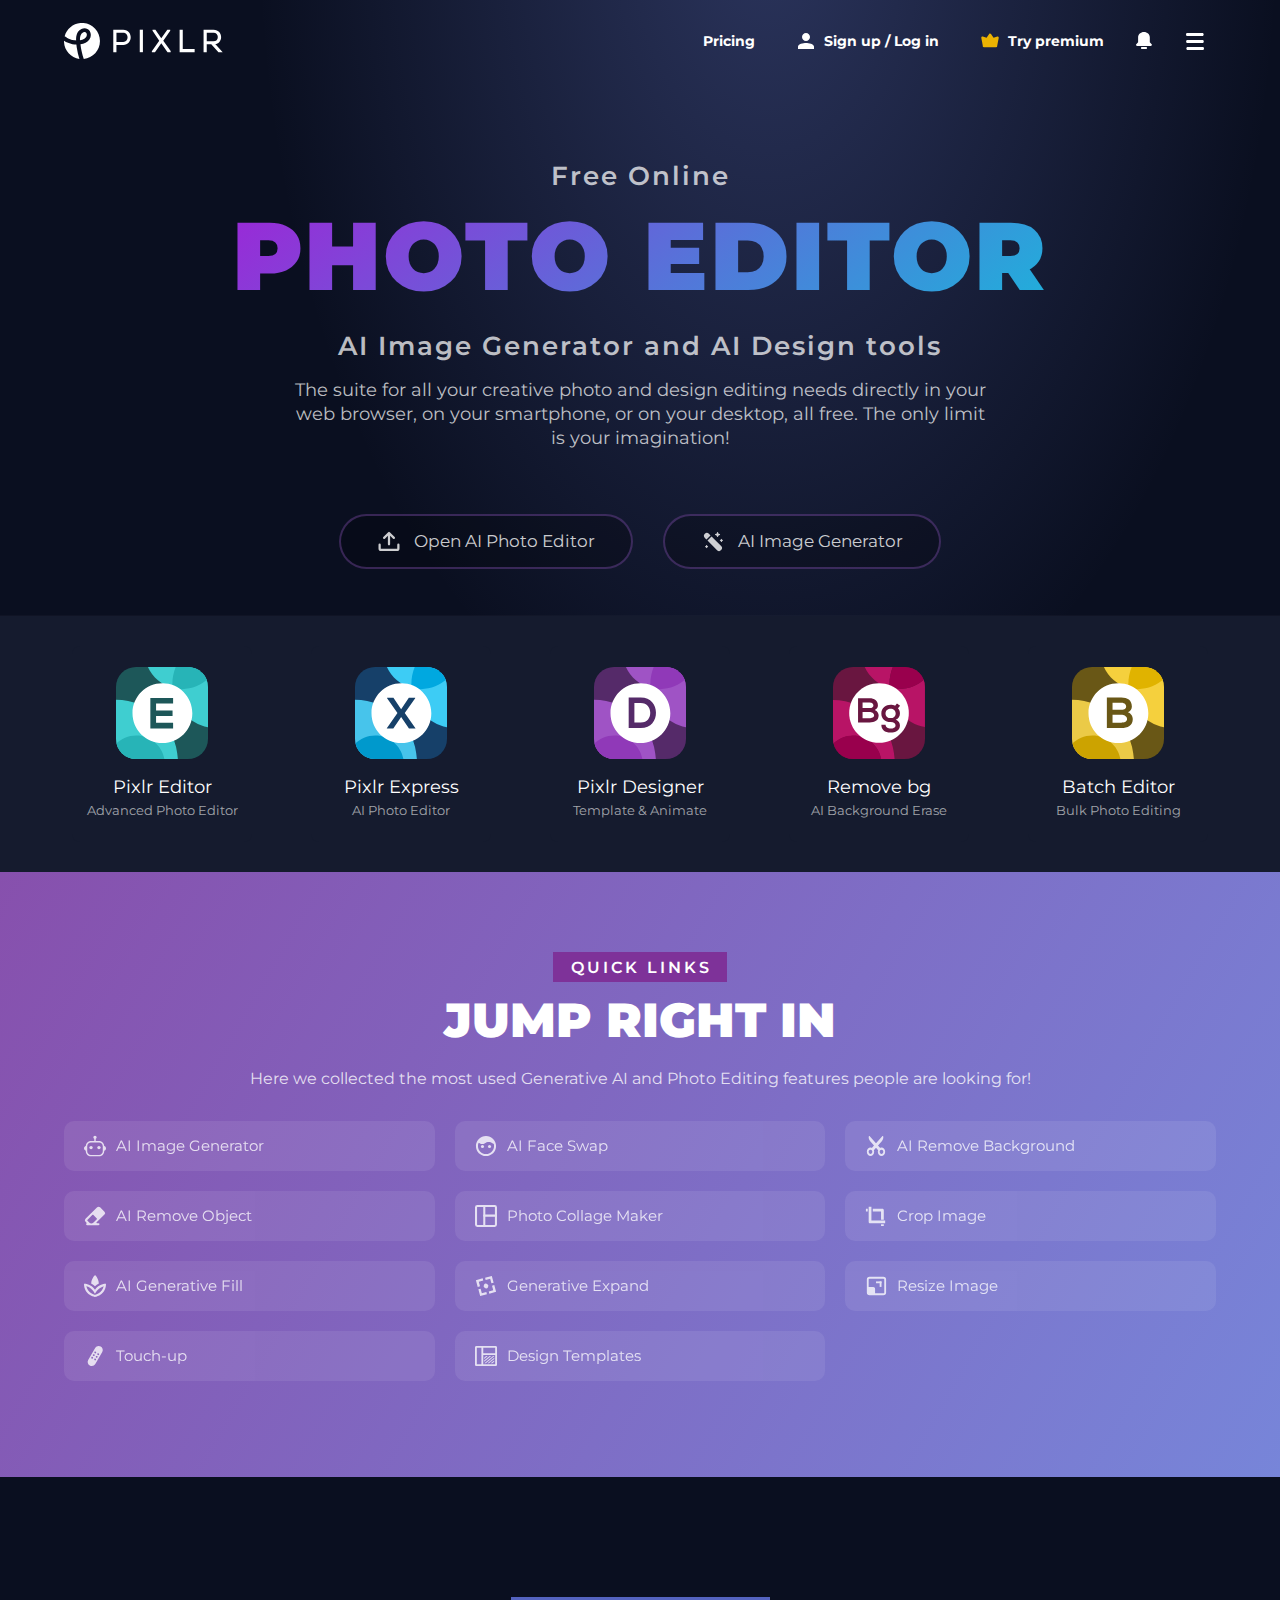
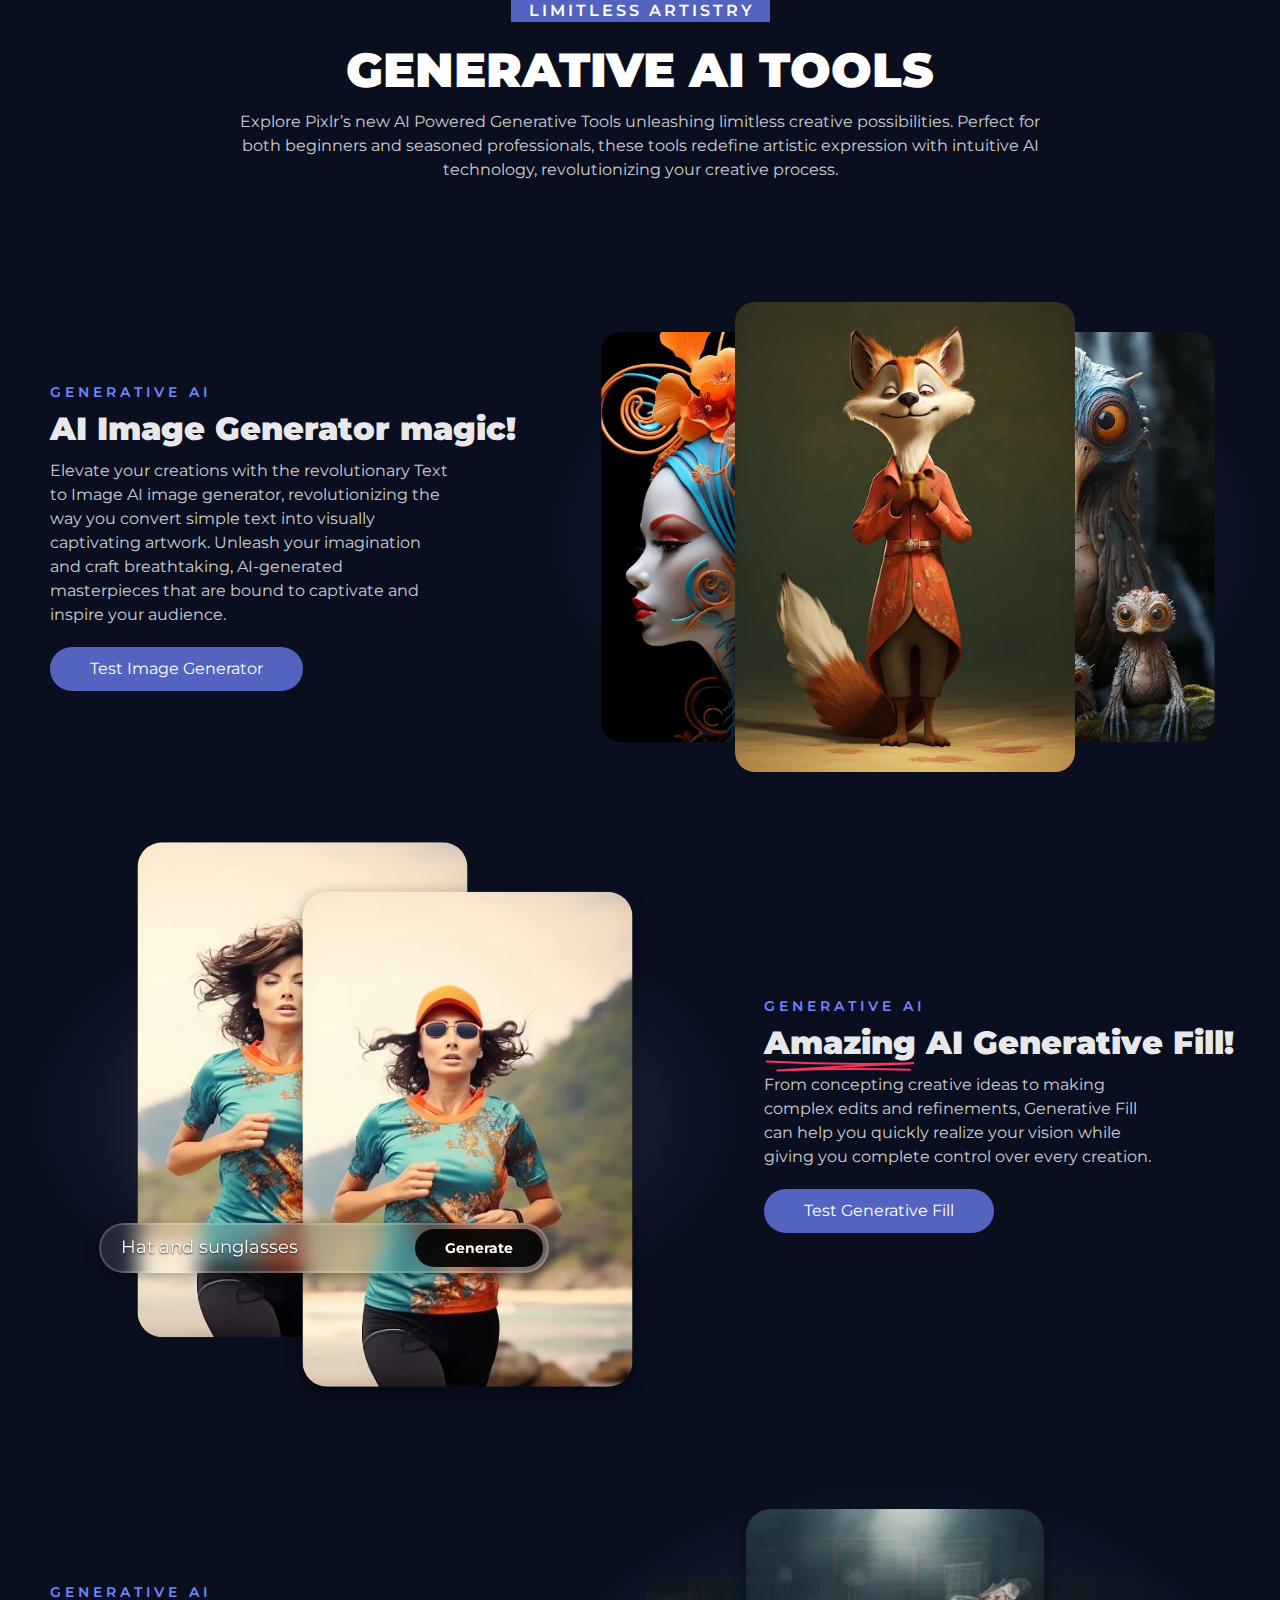
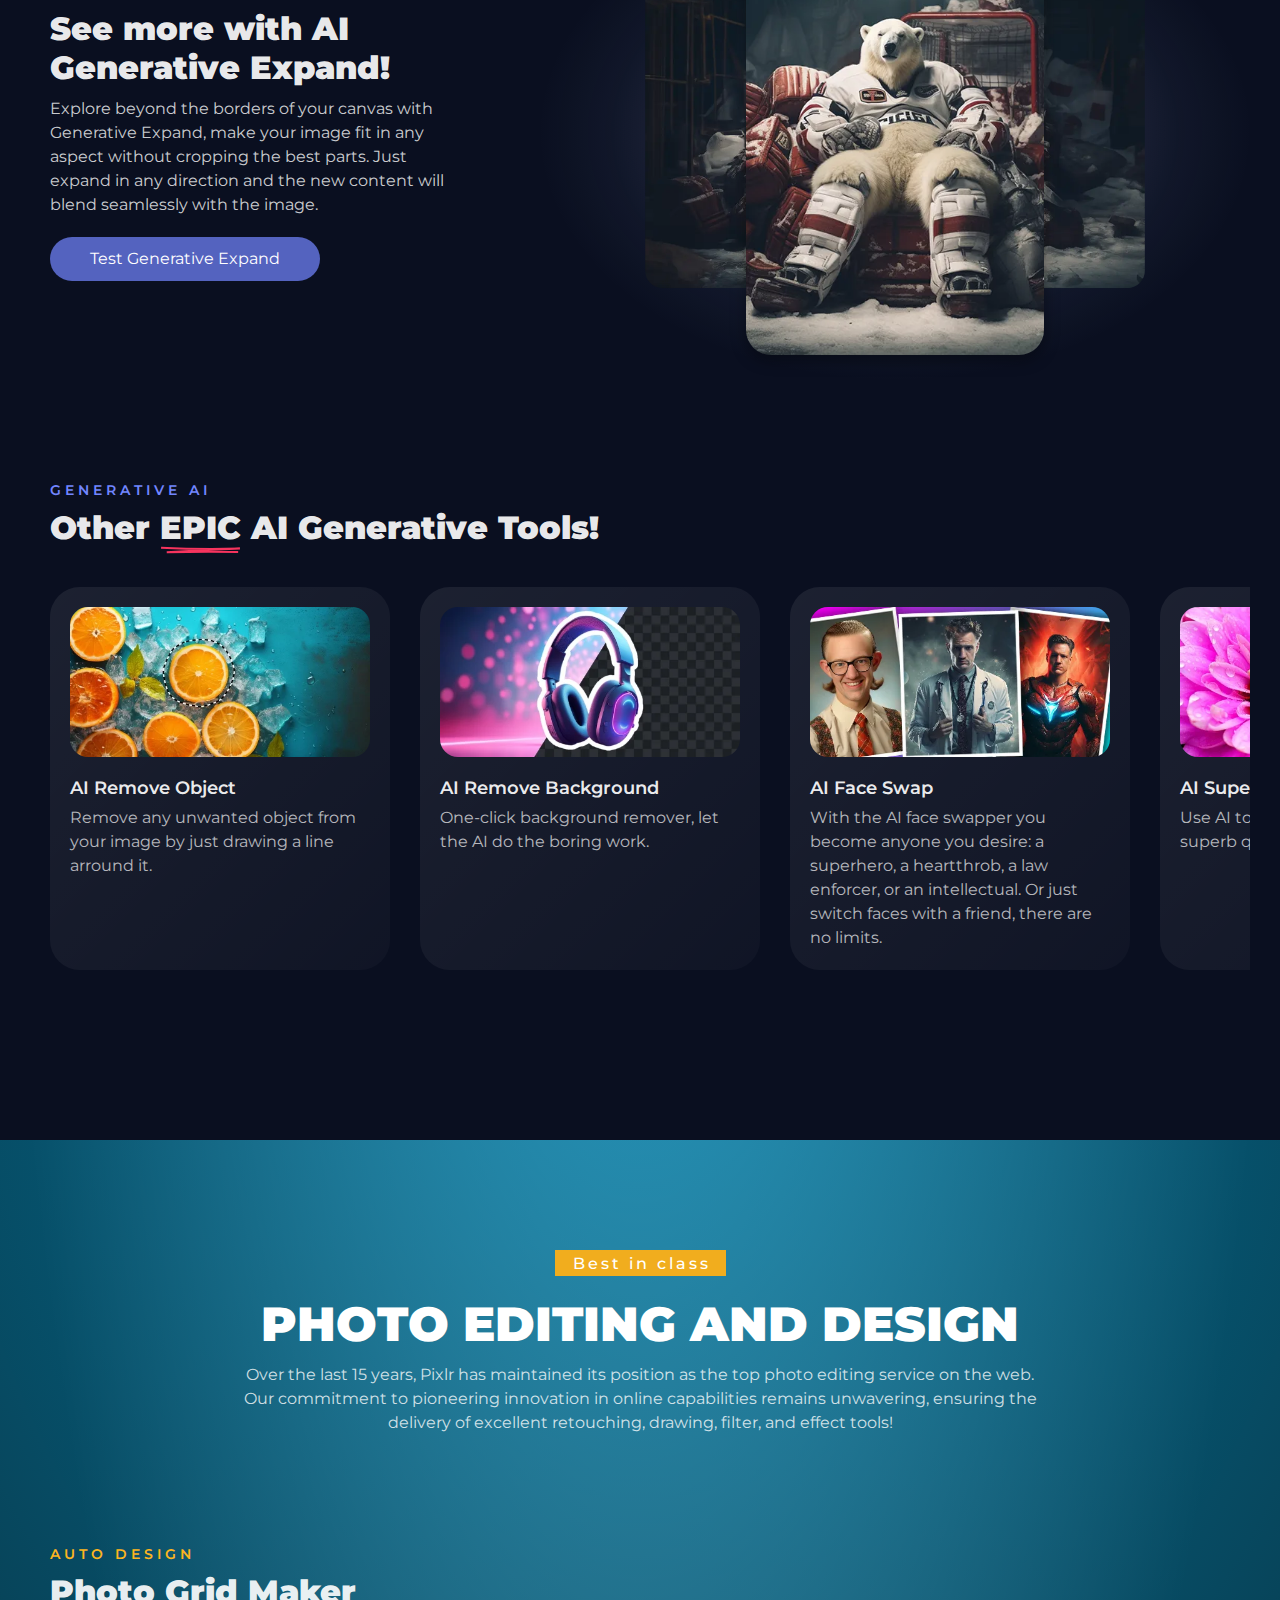
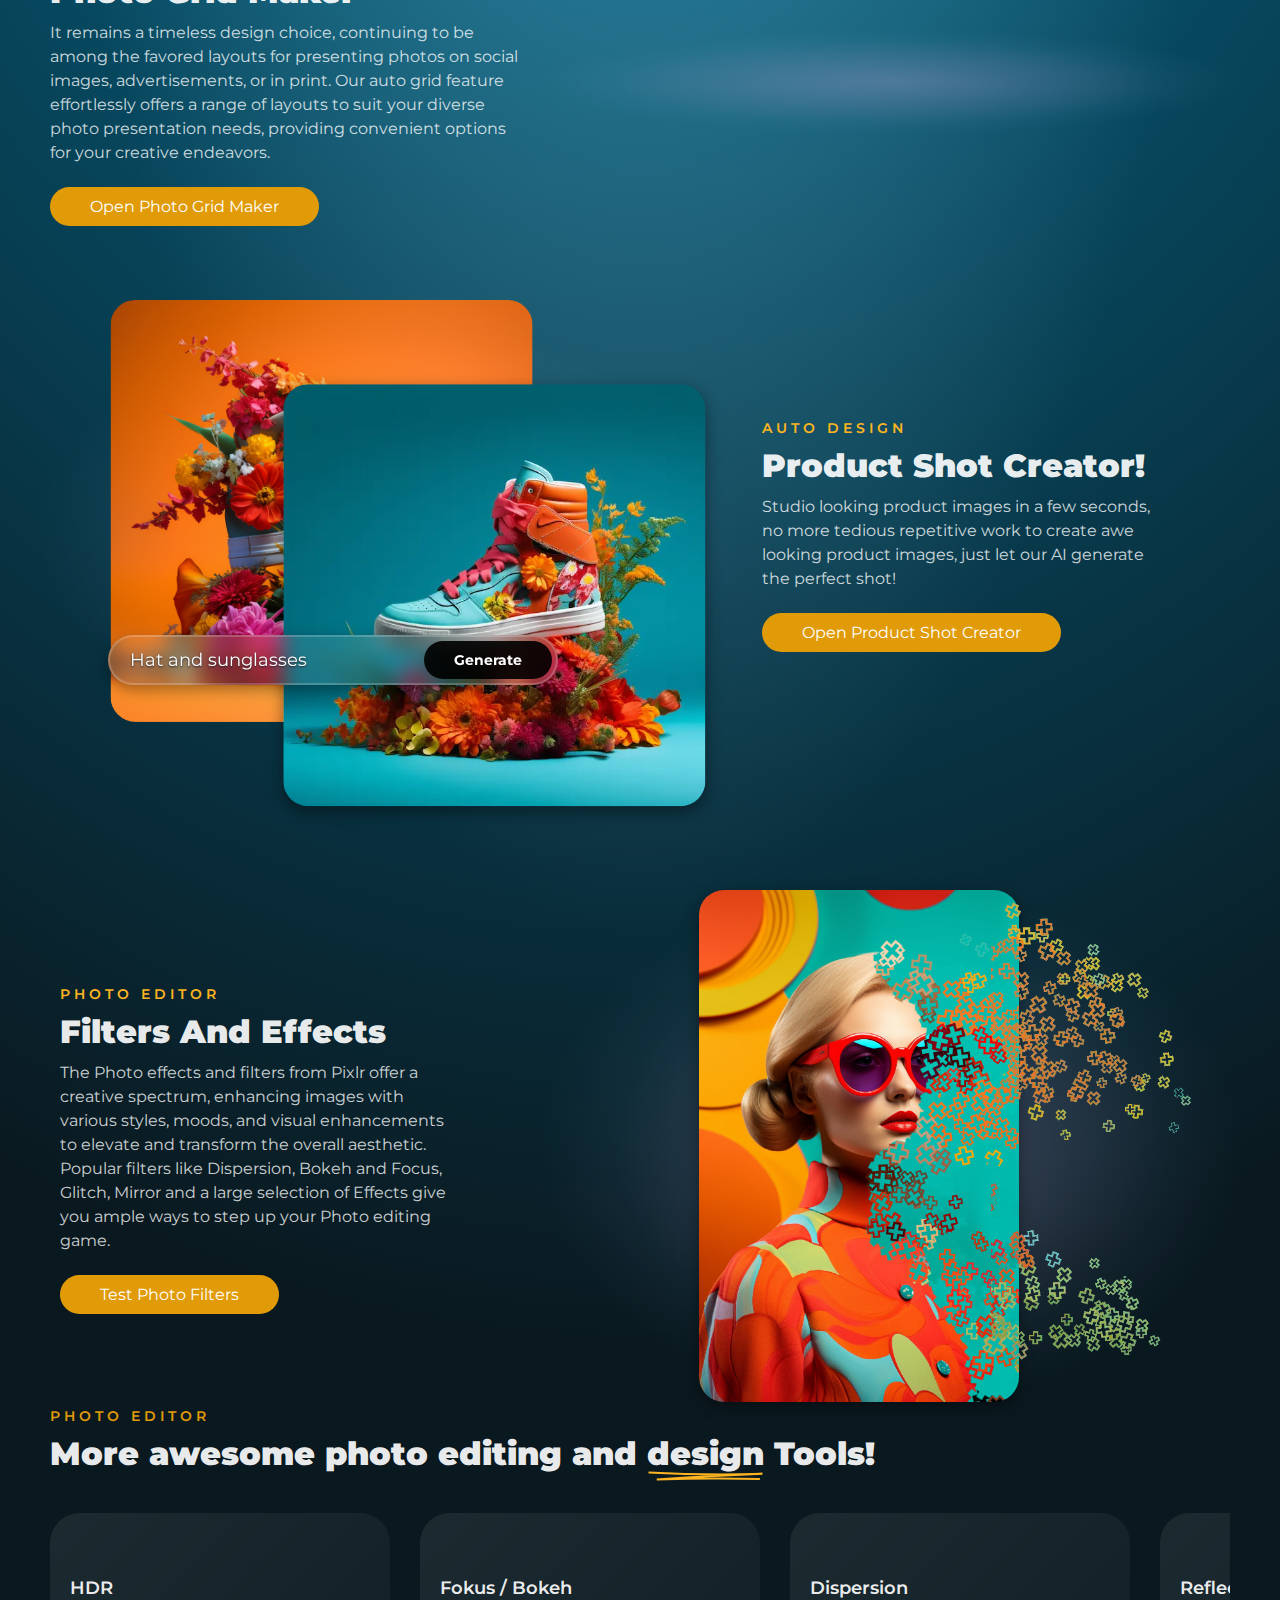
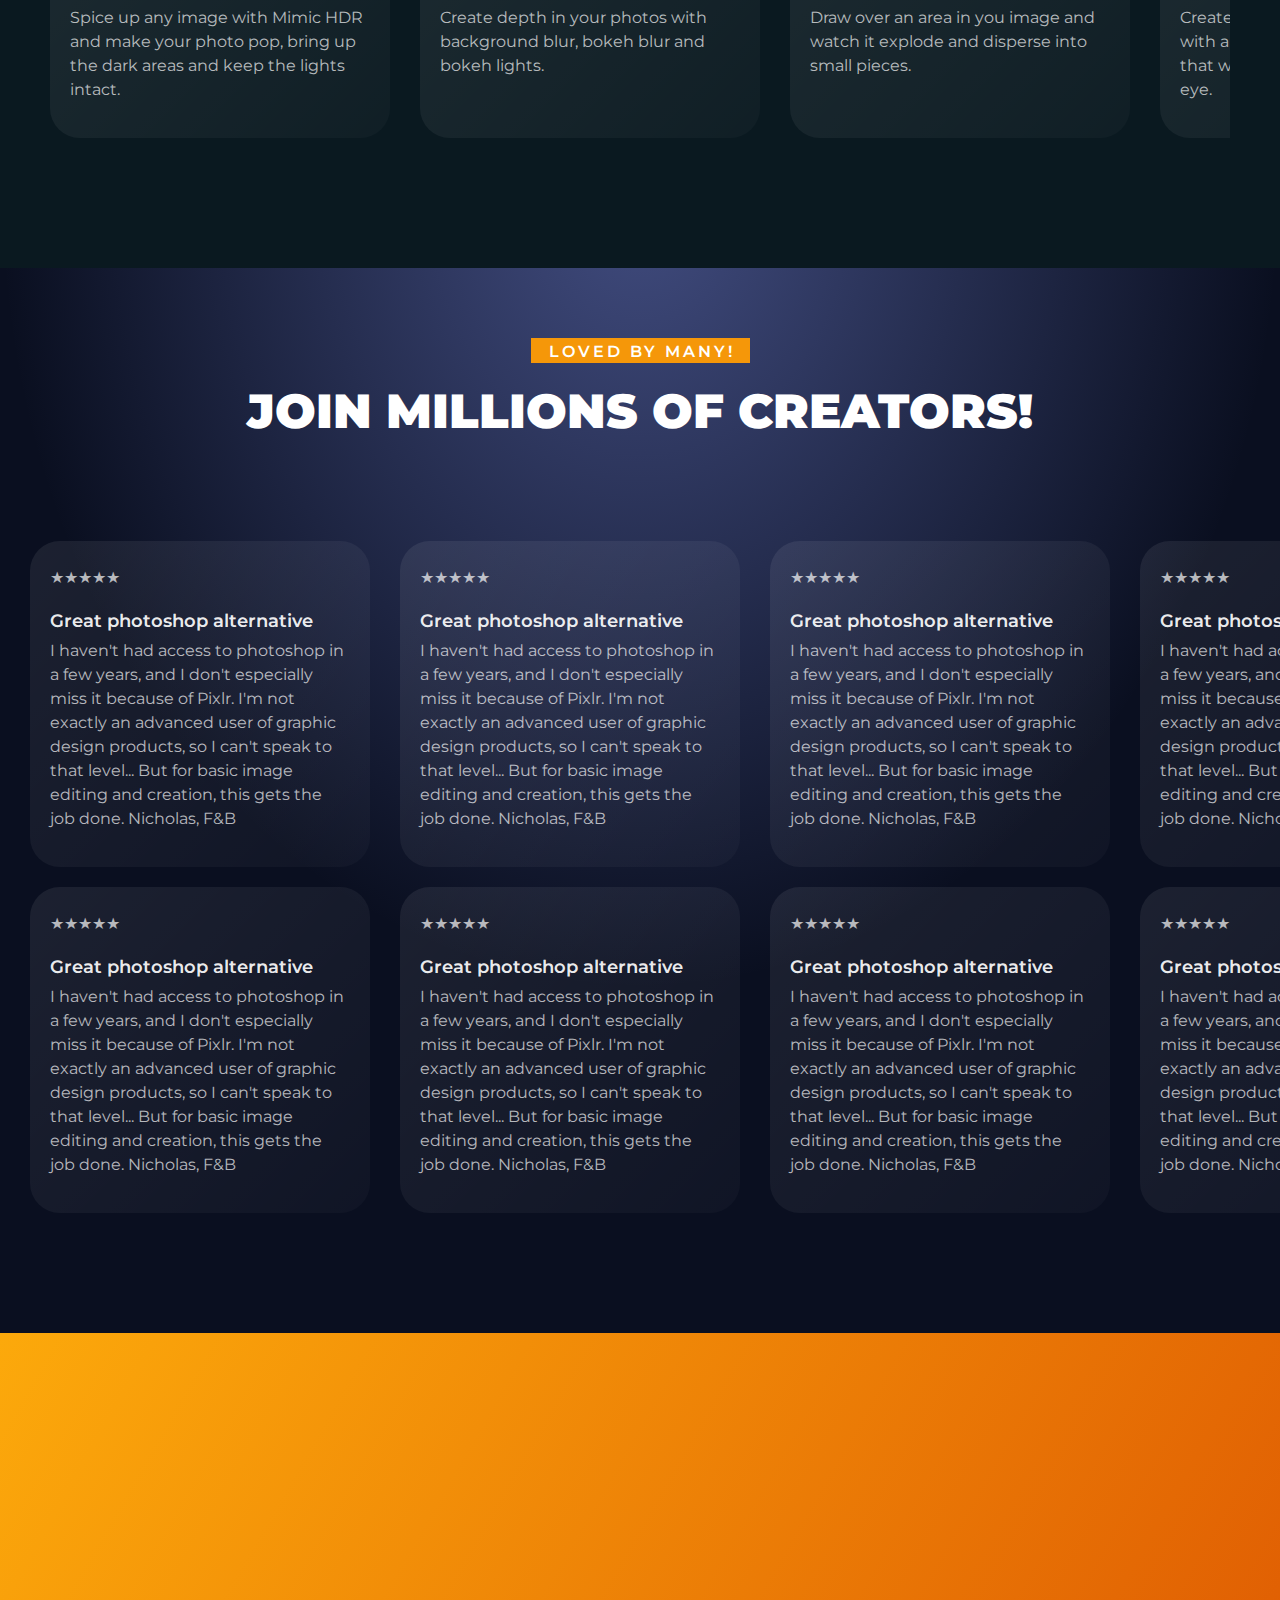
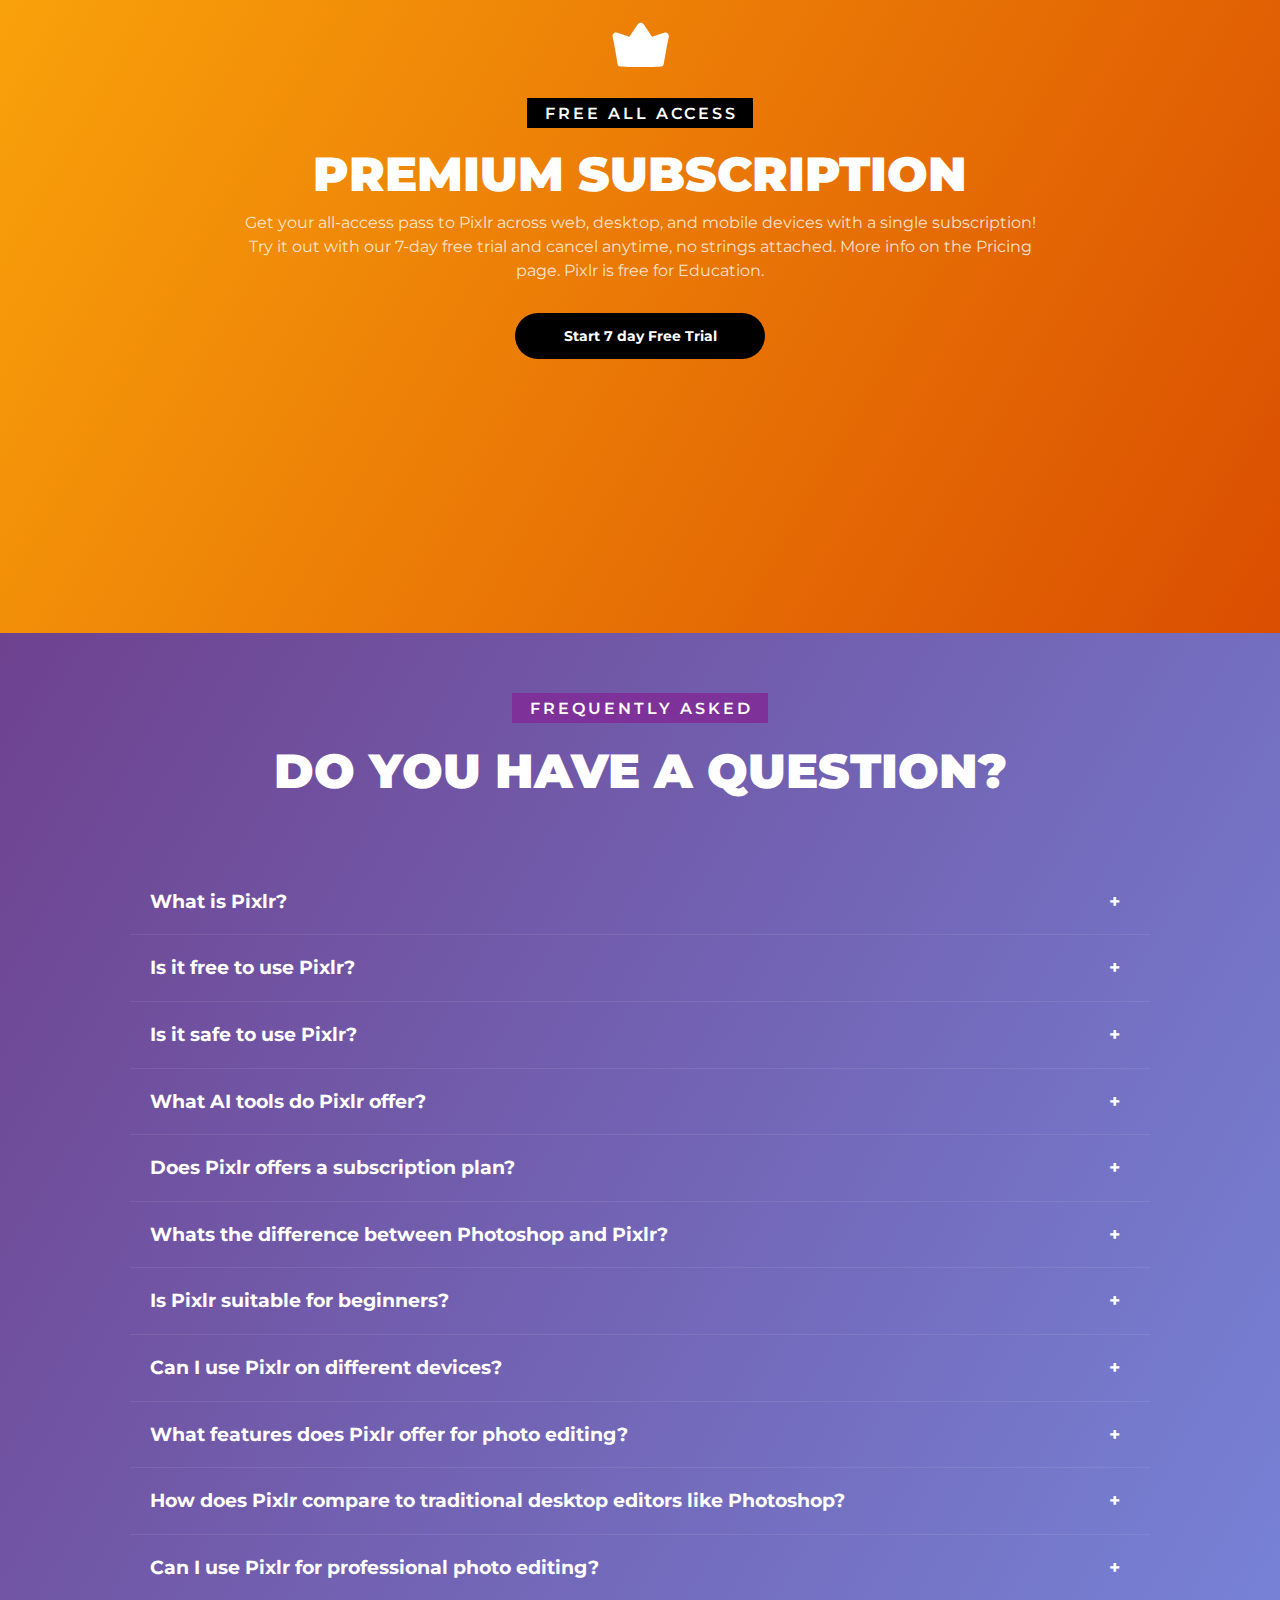
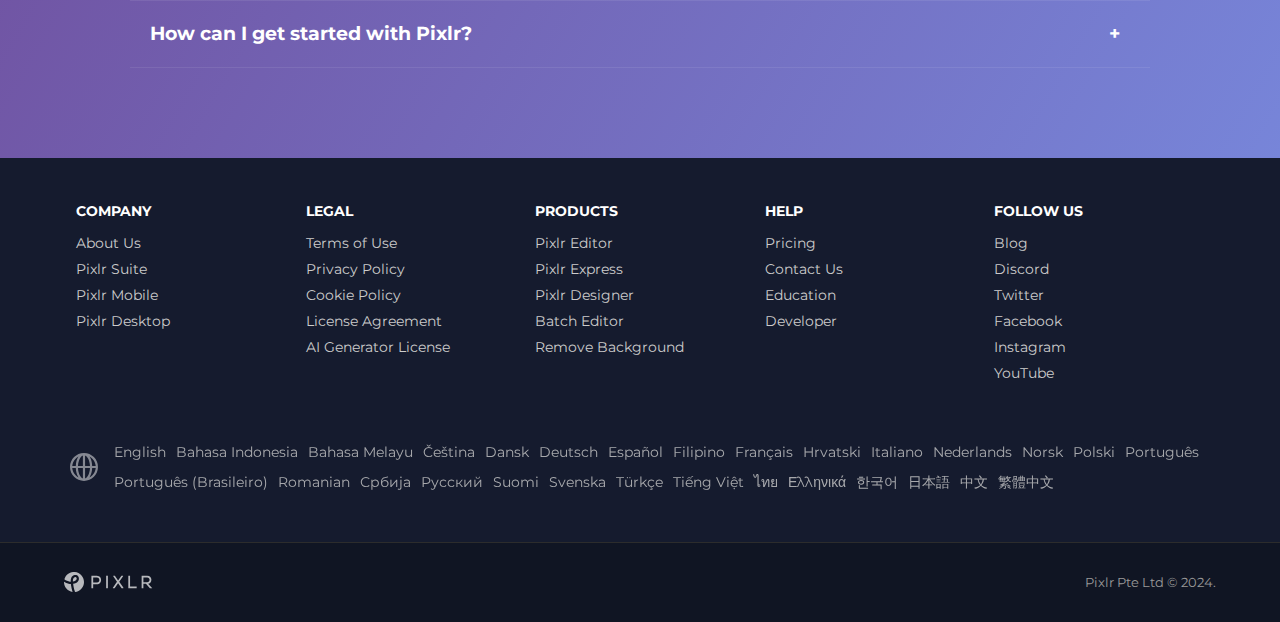
<file: index.html>
<!DOCTYPE html>
<html lang="en">
<head>
    <meta charset="UTF-8">
    <meta name="viewport" content="width=device-width, initial-scale=1.0">
    <title>Pixlr</title>
    <link rel="stylesheet" href="https://cdnjs.cloudflare.com/ajax/libs/font-awesome/6.5.2/css/all.min.css" integrity="sha512-SnH5WK+bZxgPHs44uWIX+LLJAJ9/2PkPKZ5QiAj6Ta86w+fsb2TkcmfRyVX3pBnMFcV7oQPJkl9QevSCWr3W6A==" crossorigin="anonymous" referrerpolicy="no-referrer"/>

    <script src="https://cdn.jsdelivr.net/npm/@popperjs/core@2.11.8/dist/umd/popper.min.js" integrity="sha384-I7E8VVD/ismYTF4hNIPjVp/Zjvgyol6VFvRkX/vR+Vc4jQkC+hVqc2pM8ODewa9r" crossorigin="anonymous"></script>
    <script src="https://cdn.jsdelivr.net/npm/bootstrap@5.3.3/dist/js/bootstrap.min.js" integrity="sha384-0pUGZvbkm6XF6gxjEnlmuGrJXVbNuzT9qBBavbLwCsOGabYfZo0T0to5eqruptLy" crossorigin="anonymous"></script>
  
    <link href="https://cdn.jsdelivr.net/npm/bootstrap@5.3.3/dist/css/bootstrap.min.css" rel="stylesheet" integrity="sha384-QWTKZyjpPEjISv5WaRU9OFeRpok6YctnYmDr5pNlyT2bRjXh0JMhjY6hW+ALEwIH" crossorigin="anonymous"/>

    <link rel="stylesheet" href="https://site-assets.fontawesome.com/releases/v6.6.0/css/all.css"/>

    <link rel="shortcut icon" href="images/favicon-32x32.png" type="image/x-icon">

    <link rel="stylesheet" href="style.css">
    <link rel="stylesheet" href="header.css">

</head>
<body>
    
    <main>

        <!-- Header-hero -->
        <div class="hero-section">
            <header>
                <nav>
                    <div class="logo">
                        <a href="index.html"><img src="images/pixlr-logo.svg" alt=""></a>
                    </div>
                    <ul class="nav-list">
                        <li><a href="price.html">Pricing</a></li>
                        <li><a href="#"><img src="images/user.svg" alt="">Sign up / Log in</a></li>
                        <li><a href="#"><img src="images/trypermium.svg" alt="">Try premium</a></li>
                        <li><button><img src="images/notification.svg" alt=""></button></li>
                        <div class="dropdown">
                            <button class="dropbtn"><img src="images/menu.svg" alt=""></button>
                            <div class="dropdown-menu">
                                <div class="dropdown-content">
                                    <a href="#"><img src="images/e-icon.svg" alt="">Pixlr Editor</a>
                                    <a href="#"><img src="images/x-icon.svg" alt="">Pixlr Express</a>
                                    <a href="#"><img src="images/d-icon.svg" alt="">Pixlr Designer</a>
                                    <a href="#"><img src="images/b-icon.svg" alt="">Batch Editor</a>
                                    <a href="#"><img src="images/bg-icon.svg" alt="">Remove BG</a>
                                    <br class="mob-menu">
                                    <a href="#" class="mob-menu"><img src="images/person.svg" alt="">Sign up / Log in</a>
                                    <a href="#" class="mob-menu"><img src="images/bell.svg" alt="">Latest News</a>
                                    <br>
                                    <a href="#"><img src="images/face-swap 2.svg" alt="">AI Face Swap</a>
                                    <a href="generate.html"><img src="images/image-generator.svg" alt="">AI Image Generator</a>
                                    <a href="#"><img src="images/photo-collage.svg" alt="">Phot Collage Maker</a>
                                    <details>
                                        <summary>
                                            <img src="images/tool.svg" alt="">More Tools ..
                                        </summary>
                                        <a href="#"><img src="images/converter.svg" alt="">File Converter</a>
                                    </details>
                                    <br>
                                    <a href="#"><img src="images/mobile.svg" alt="">Mobile Apps</a>
                                    <a href="#"><img src="images/desktop.svg" alt="">Desktop Apps</a>
                                    <a href="#"><img src="images/templates.svg" alt="">Design Templates</a>
                                    <br>
                                    <a href="#"><img src="images/video.svg" alt="">Video Tutorials</a>
                                    <a href="#"><img src="images/learn.svg" alt="">Learn & Education</a>
                                    <a href="support.html"><img src="images/support.svg" alt="">Contact & Support</a>
                                    <a href="price.html"><img src="images/premium (2).svg" alt="">Pricing & Free Trial</a>
                                  </div>
                            </div>
                        </div>
                    </ul>
                </nav>
            </header>
    
            <section class="hero-sec">
                <div class="hero-content">
                    <h1>Free Online <strong>Photo Editor</strong> AI Image Generator and AI Design tools</h1>
                    <p>The suite for all your creative photo and design editing needs directly in your web browser, on your smartphone, or on your desktop, all free. The only limit is your imagination!</p>
                    <div class="buttons">
                        <a href=""><img src="images/image-editor.svg" alt="">Open AI Photo Editor</a>
                        <a href="generate.html"><img src="images/image-generator (1).svg" alt="">AI Image Generator</a>
                    </div>
                </div>
            </section>

            <hr>

            <section class="app-section">
                <div class="container">
                    <div class="app-row">
                        <div class="app-item">
                            <img src="images/e-icon.svg" alt="Pixlr Editor">
                            <div class="app-title">Pixlr Editor</div>
                            <div class="app-subtitle">Advanced Photo Editor</div>
                        </div>
                        <div class="app-item">
                            <img src="images/x-icon.svg" alt="Pixlr Express">
                            <div class="app-title">Pixlr Express</div>
                            <div class="app-subtitle">AI Photo Editor</div>
                        </div>
                        <div class="app-item">
                            <img src="images/d-icon.svg" alt="Pixlr Designer">
                            <div class="app-title">Pixlr Designer</div>
                            <div class="app-subtitle">Template & Animate</div>
                        </div>
                        <div class="app-item">
                            <img src="images/bg-icon.svg" alt="Remove bg">
                            <div class="app-title">Remove bg</div>
                            <div class="app-subtitle">AI Background Erase</div>
                        </div>
                        <div class="app-item">
                            <img src="images/b-icon.svg" alt="Batch Editor">
                            <div class="app-title">Batch Editor</div>
                            <div class="app-subtitle">Bulk Photo Editing</div>
                        </div>
                    </div>
                </div>
            </section>

        </div>

        <!-- Quick links -->
        <section id="quick-link-section">
            <div class="wrap center">
                <span class="row-label">Quick Links</span>
                <h2 class="row-title">Jump right in</h2>
                <p>Here we collected the most used Generative AI and Photo Editing features people are looking for!</p>
            </div>
    
            <div class="wrap">
                <ul class="quick-links">
                    <li>
                        <a href="generate.html" title="AI image generator, text to image">
                            <img src="images/ai.svg" class="ic" width="22" height="22" loading="lazy">
                            AI Image Generator
                        </a>
                    </li>
                    <li>
                        <a href="#" title="AI Face Swap, swapper faces free online">
                            <img src="images/face-swap.svg" class="ic" width="22" height="22" loading="lazy">
                            AI Face Swap
                        </a>
                    </li>
                    <li>
                        <a href="#" title="Remove background, white bg ai auto">
                            <img src="images/cutout.svg" class="ic" width="22" height="22" loading="lazy">
                            AI Remove Background
                        </a>
                    </li>
                    <li>
                        <a href="#" title="Remove object, ai remover">
                            <img src="images/eraser.svg" class="ic" width="22" height="22" loading="lazy">
                            AI Remove Object
                        </a>
                    </li>
                    <li>
                        <a href="#" title="Photo Collage maker, image grid maker, simple collage">
                            <img src="images/template.svg" class="ic" width="22" height="22" loading="lazy">
                            Photo Collage Maker
                        </a>
                    </li>
                    <li>
                        <a href="#" title="Crop image">
                            <img src="images/crop.svg" class="ic" width="22" height="22" loading="lazy">
                            Crop Image
                        </a>
                    </li>
                    <li>
                        <a href="#" title="Generative Fill">
                            <img src="images/generative-fill.svg" class="ic" width="22" height="22" loading="lazy">
                            AI Generative Fill
                        </a>
                    </li>
                    <li>
                        <a href="#" title="Generative Expand">
                            <img src="images/generative-expand.svg" class="ic" width="22" height="22" loading="lazy">
                            Generative Expand
                        </a>
                    </li>
                    <li>
                        <a href="#" title="Resize image">
                            <img src="images/resize.svg" class="ic" width="22" height="22" loading="lazy">
                            Resize Image
                        </a>
                    </li>
                    <li>
                        <a href="#" title="Retouch image">
                            <img src="images/retouch.svg" class="ic" width="22" height="22" loading="lazy">
                            Touch-up
                        </a>
                    </li>
                    <li>
                        <a href="#" title="Social media templates">
                            <img src="images/layout.svg" class="ic" width="22" height="22" loading="lazy">
                            Design Templates
                        </a>
                    </li>
                </ul>
            </div>
        </section>

        <!-- Generative -->
        <section id="generative-bg">
 
            <div id="generative-ai-tools">
                <h4 class="generative-sub-title">
                   Limitless Artistry
                </h4>
        
                <h1 class="generative-title">Generative AI Tools</h1>
        
                <p class="generative-decs">Explore Pixlr’s new AI Powered Generative Tools unleashing limitless creative possibilities. Perfect for both beginners and seasoned professionals, these tools redefine artistic expression with intuitive AI technology, revolutionizing your creative process.</p>
        
                <div class="ai-tools">
                   <div class="row">
                        <div class="col-md-5 col-12 col-full-width">
                           <div class="ai-tools-inner">
                               <h4>Generative AI</h4>
                               <h1>AI Image Generator magic!</h1>
        
                               <p>Elevate your creations with the revolutionary Text to Image AI image generator, revolutionizing the way you convert simple text into visually captivating artwork. Unleash your imagination and craft breathtaking, AI-generated masterpieces that are bound to captivate and inspire your audience.</p>
        
                               <button><a href="#">Test Image Generator</a></button>
                           </div>
                        </div>
        
                        <div class="col-md-7 col-12 img-bg col-full-width neon-bg">
                           <div class="ai-tools-inner ai-tools-img">
                              <div class="ai-left-side-img">
                               <img src="images/ai-image-generator-one.webp" alt="AI Image Generator Example One" class="img-fluid">
                              </div>
                           
                               <div class="center-img">
                                   <img src="images/ai-image-generator-two.webp" alt="AI Image Generator Example three" class="img-fluid ">
                               </div>
                               <div class="ai-right-side-img">
                                   <img src="images/ai-image-generator-three.webp" alt="AI Image Generator Example Two" class="img-fluid">
                                  </div>
                           </div>
                        </div>
                   </div>
                </div>
           </div>
        
        
        
           <div id="ai-generative-fill">
               <div class="row">
                    <div class="col-md-7 col-12 fill-img col-full-width neon-bg">
                       <img src="images/ai-generative-fill-before.webp" alt="AI Generative Fill Before" class="fill-img-1">
                       <img src="images/ai-generative-fill-after.webp" alt="AI Generative Fill After" class="fill-img-2">
                       <div class="ex-prompt">
                           Hat and sunglasses
                           <a href="#">Generate</a>
                       </div>
                    </div>
        
        
                    <div class="col-md-5 col-12 col-full-width">
                        <div class="ai-tools">
                            <h4>Generative AI</h4>
                            <h1><span>Amazing <svg class="stroke pink" viewBox="0 0 154 13"><path d="M2 2c49.7 2.6 100 3.1 150 1.7-46.5 2-93 4.4-139.2 7.3 45.2-1.5 90.6-1.8 135.8-.6" fill="none" vector-effect="non-scaling-stroke"></path></svg></span> AI Generative Fill!</h1>
        
                            <p>From concepting creative ideas to making complex edits and refinements, Generative Fill can help you quickly realize your vision while giving you complete control over every creation.</p>
        
                            <button><a href="#">Test Generative Fill</a></button>
                        </div>
                     </div>
               </div>
           </div>
        
        
           <div id="ai-generative-expand" >
                <div class="row">
                     <div class="col-md-5 co-12 col-full-width">
                        <div class="ai-tools">
                            <h4>Generative AI</h4>
                            <h1>See more with AI Generative Expand!</h1>
        
                            <p>Explore beyond the borders of your canvas with Generative Expand, make your image fit in any aspect without cropping the best parts. Just expand in any direction and the new content will blend seamlessly with the image.</p>
        
                            <button><a href="#">Test Generative Expand</a></button>
                        </div>
                     </div>
        
                     <div class="col-md-7 col-12 expend-img col-full-width neon-bg">
                        <img src="images/generative-expand-back.webp" alt="AI Generative Expand Example After" class="expend-img-1">
            <img src="images/generative-expand-front.webp" alt="AI Generative Expand Example Before" class="expend-img-2">
                     </div>
                </div>
        </div>
        
        
        
        <!-- slider first -->
        
        <div class="wrap ai-tools">
            <h4>Generative AI</h4>
            <h1>Other <span>EPIC<svg class="stroke pink" viewBox="0 0 154 13"><path d="M2 2c49.7 2.6 100 3.1 150 1.7-46.5 2-93 4.4-139.2 7.3 45.2-1.5 90.6-1.8 135.8-.6" fill="none" vector-effect="non-scaling-stroke"></path></svg></span> AI Generative Tools!</h1>
        
            <div class="reels">
        
                <a href="#" class="box-shine">
                    <img src="images/remove-object-info.webp" width="300" height="150" alt="AI Remove Object" class="hero">
                    <h3>AI Remove Object</h3>
                    <p>Remove any unwanted object from your image by just drawing a line arround it.</p> 
                </a>
                <a href="" class="box-shine">
                    <img src="images/remove-background-info.webp" width="300" height="150" alt="AI Remove Background" class="hero">
                    <h3>AI Remove Background</h3>
                    <p>One-click background remover, let the AI do the boring work.</p> 
                </a>
                <a href="#" class="box-shine">
                    <img src="images/face-swap-info.webp" width="300" height="150" alt="AI Face Swapper" class="hero">
                    <h3>AI Face Swap</h3>
                    <p>With the AI face swapper you become anyone you desire: a superhero, a heartthrob, a law enforcer, or an intellectual. Or just switch faces with a friend, there are no limits.</p> 
                </a>
                <a href="#" class="box-shine">
                    <img src="images/super-scale-info.webp" width="300" height="150" alt="AI super scale" class="hero">
                    <h3>AI Super Scale</h3>
                    <p>Use AI to upscale images and keep a superb quality.</p> 
                </a>
                <a href="#" class="box-shine">
                    <img src="images/super-sharp-info.webp" width="300" height="150" alt="AI Image Sharper" class="hero">
                    <h3>AI Super Sharp</h3>
                    <p>Enhance image clarity and details, bring a new level of precision to your digital photographs.</p> 
                </a>
                <a href="#" class="box-shine">
                    <img src="images/generative-transform-info.webp" width="300" height="150" alt="AI Generative Transform" class="hero">
                    <h3>AI Generative Transform</h3>
                    <p>Separate out object from the image and move, resize or rotate them freely. Just like magic!</p> 
                </a>
                <a href="#" class="box-shine">
                    <img src="images/remove-noise-info.webp" width="300" height="150" alt="AI Noise reducation" class="hero">
                    <h3>AI Remove Noise</h3>
                    <p>Effectively reduce or eliminate unwanted noise from images, ensuring a smoother and cleaner result.</p> 
                </a>
            </div>
        </div>
         </section>
        
        <!-- Design -->
       <section class="design">
            <div class=" design-title">
                <h4 class="">Best in class</h4>
                <h1 class="">Photo Editing and Design</h1>
                <p>Over the last 15 years, Pixlr has maintained its position as the top photo editing service on the web. Our commitment to pioneering innovation in online capabilities remains unwavering, ensuring the delivery of excellent retouching, drawing, filter, and effect tools!</p> 
            </div>
        
            <!-- design img first sec -->
        
            <div id="design-first-sec">
                <div class="row">
                    <div class="col-md-5 col-12 col-full-width">
                         <div class="design-con">
                            
                                <h4 class="">Auto Design</h4>
                                <h1>Photo Grid Maker</h1>
                                <p>It remains a timeless design choice, continuing to be among the favored layouts for presenting photos on social images, advertisements, or in print. Our auto grid feature effortlessly offers a range of layouts to suit your diverse photo presentation needs, providing convenient options for your creative endeavors.</p>
                                <a href="#" class="" title="Photo Grid Collage Maker">Open Photo Grid Maker</a>
                            
                         </div>
                    </div>
        
                    <div class="col-md-7 col-12 col-full-width neon-bg">
                        <div class="design-img-first">
                            <img src="images/photo-grid-maker.webp" loading="lazy" alt="Photo Grid Maker Example One" class="img-fluid">
                        </div>
                    </div>
                </div>
            </div>
        
        
        
            <!-- design second section -->
        
        
            <div id="design-second-sec">
                <div class="row">
                     <div class="col-md-7 col-12 design-img col-full-width neon-bg">
                        <img src="images/product-image-one.webp" alt="AI Generative Fill Before" class="design-img-1">
                        <img src="images/product-image-two.webp" alt="AI Generative Fill After" class="design-img-2">
                        <div class="ex-prompt">
                            Hat and sunglasses
                            <a href="#">Generate</a>
                        </div>
                     </div>
         
         
                     <div class="col-md-5 col-12 design-con col-full-width">
                         <div class="ai-tools">
                             <h4>Auto Design</h4>
                             <h1>Product Shot Creator!</h1>
         
                             <p>Studio looking product images in a few seconds, no more tedious repetitive work to create awe looking product images, just let our AI generate the perfect shot!</p>
                             <a href="#">Open Product Shot Creator</a>
                         </div>
                      </div>
                </div>
            </div>
        
        
            <!-- desgin third section -->
        
        
        
            <div id="design-third-sec" >
                <div class="row">
                     <div class="col-md-5 co-12 design-con col-full-width">
                        <div class="ai-tools">
                            <h4 >Photo Editor</h4>
                            <h1>Filters And Effects</h1>
                            <p>The Photo effects and filters from Pixlr offer a creative spectrum, enhancing images with various styles, moods, and visual enhancements to elevate and transform the overall aesthetic. Popular filters like Dispersion, Bokeh and Focus, Glitch, Mirror and a large selection of Effects give you ample ways to step up your Photo editing game.</p>
        
                         <a href="#">Test Photo Filters</a>
                        </div>
                     </div>
        
                     <div class="col-md-7 col-12 filter-img col-full-width neon-bg">
                        <img src="images/photo-filter-effect-one.jpg" alt="AI Generative Expand Example After" class="filter-img-1">
            <img src="images/photo-filter-effect-two.webp" alt="AI Generative Expand Example Before" class="filter-img-2">
                     </div>
                </div>
        </div>
        
        
        <!-- slider -->
        
        
        <div class="silder-2 ">
            <h4>Photo Editor</h4>
            <h1>More awesome photo editing and  <span>design<svg class="stroke yellow" viewBox="0 0 154 13"><path d="M2 2c49.7 2.6 100 3.1 150 1.7-46.5 2-93 4.4-139.2 7.3 45.2-1.5 90.6-1.8 135.8-.6" fill="none" vector-effect="non-scaling-stroke"></path></svg></span>  Tools!</h1>
            <div class="reels">
        
                <a href="#" width="300" height="150" class="box-shine">
                    <img src="images/hdr-info.webp" alt="HDR Photo filter" class="hero" loading="lazy">
                    <h3>HDR</h3>
                    <p>Spice up any image with Mimic HDR and make your photo pop, bring up the dark areas and keep the lights intact.</p>
                </a>
                <a href="" width="300" height="150" class="box-shine">
                    <img src="images/focus-info.webp" alt="Bokeh Photo filter" class="hero" loading="lazy">
                    <h3>Fokus / Bokeh</h3>
                    <p>Create depth in your photos with background blur, bokeh blur and bokeh lights.</p>
                </a>
                <a href="" width="300" height="150" class="box-shine">
                    <img src="images/disperse-info.webp" alt="Reflect Mirror Photo filter" class="hero" loading="lazy">
                    <h3>Dispersion</h3>
                    <p>Draw over an area in you image and watch it explode and disperse into small pieces.</p>
                </a>
                <a href="" width="300" height="150" class="box-shine">
                    <img src="images/reflect-info.webp" alt="Reflect Mirror Photo filter" class="hero" loading="lazy">
                    <h3>Reflect</h3>
                    <p>Create mesmerizing mirror effects with an array of captivating variations that warp reality and mesmerize the eye.</p>
                </a>
                <a href="" width="300" height="150" class="box-shine">
                    <img src="images/glitch-info.webp" alt="Glitch Photo filter" class="hero" loading="lazy">
                    <h3>Glitch</h3>
                    <p>ransform your photos into playful, distorted masterpieces with the quirky and captivating glitch photo effect.</p>
                </a>
                <a href="" width="300" height="150" class="box-shine">
                    <img src="images/colorize-info.webp" alt="Glitch Photo filter" class="hero" loading="lazy">
                    <h3>Colorize</h3>
                    <p>Single, duo, or tri-tone color effect for that classic looking images.</p>
                </a>
            </div>
        </div>
        </section>
        
       <!-- testimonials -->
        <section id="testimonial">
                <div class="test-title">
                    <h4>Loved by many!</h4>
                    <h1>Join millions of creators!</h1>
                </div>
        
        
        
               <div class="reels rev-inner">
                    <div class="review-list">
                        <div class="rev box-shine">
                            <p>★★★★★</p>
                            <h4>Great photoshop alternative</h4>
                            <p>I haven't had access to photoshop in a few years, and I don't especially miss it because of Pixlr. I'm not exactly an advanced user of graphic design products, so I can't speak to that level... But for basic image editing and creation, this gets the job done.
        
                                Nicholas, F&B</p>
                        </div>
                        <div class="rev box-shine">
                            <p>★★★★★</p>
                            <h4>Great photoshop alternative</h4>
                            <p>I haven't had access to photoshop in a few years, and I don't especially miss it because of Pixlr. I'm not exactly an advanced user of graphic design products, so I can't speak to that level... But for basic image editing and creation, this gets the job done.
        
                                Nicholas, F&B</p>
                        </div>
                    </div>
        
                    <div class="review-list">
                        <div class="rev box-shine">
                            <p>★★★★★</p>
                            <h4>Great photoshop alternative</h4>
                            <p>I haven't had access to photoshop in a few years, and I don't especially miss it because of Pixlr. I'm not exactly an advanced user of graphic design products, so I can't speak to that level... But for basic image editing and creation, this gets the job done.
        
                                Nicholas, F&B</p>
                        </div>
                        <div class="rev box-shine">
                            <p>★★★★★</p>
                            <h4>Great photoshop alternative</h4>
                            <p>I haven't had access to photoshop in a few years, and I don't especially miss it because of Pixlr. I'm not exactly an advanced user of graphic design products, so I can't speak to that level... But for basic image editing and creation, this gets the job done.
        
                                Nicholas, F&B</p>
                        </div>
                    </div>
        
        
                    <div class="review-list">
                        <div class="rev box-shine">
                            <p>★★★★★</p>
                            <h4>Great photoshop alternative</h4>
                            <p>I haven't had access to photoshop in a few years, and I don't especially miss it because of Pixlr. I'm not exactly an advanced user of graphic design products, so I can't speak to that level... But for basic image editing and creation, this gets the job done.
        
                                Nicholas, F&B</p>
                        </div>
                        <div class="rev box-shine">
                            <p>★★★★★</p>
                            <h4>Great photoshop alternative</h4>
                            <p>I haven't had access to photoshop in a few years, and I don't especially miss it because of Pixlr. I'm not exactly an advanced user of graphic design products, so I can't speak to that level... But for basic image editing and creation, this gets the job done.
        
                                Nicholas, F&B</p>
                        </div>
                    </div>
        
        
                    <div class="review-list">
                        <div class="rev box-shine">
                            <p>★★★★★</p>
                            <h4>Great photoshop alternative</h4>
                            <p>I haven't had access to photoshop in a few years, and I don't especially miss it because of Pixlr. I'm not exactly an advanced user of graphic design products, so I can't speak to that level... But for basic image editing and creation, this gets the job done.
        
                                Nicholas, F&B</p>
                        </div>
                        <div class="rev box-shine">
                            <p>★★★★★</p>
                            <h4>Great photoshop alternative</h4>
                            <p>I haven't had access to photoshop in a few years, and I don't especially miss it because of Pixlr. I'm not exactly an advanced user of graphic design products, so I can't speak to that level... But for basic image editing and creation, this gets the job done.
        
                                Nicholas, F&B</p>
                        </div>
                    </div>
        
        
                    <div class="review-list">
                        <div class="rev box-shine">
                            <p>★★★★★</p>
                            <h4>Great photoshop alternative</h4>
                            <p>I haven't had access to photoshop in a few years, and I don't especially miss it because of Pixlr. I'm not exactly an advanced user of graphic design products, so I can't speak to that level... But for basic image editing and creation, this gets the job done.
        
                                Nicholas, F&B</p>
                        </div>
                        <div class="rev box-shine">
                            <p>★★★★★</p>
                            <h4>Great photoshop alternative</h4>
                            <p>I haven't had access to photoshop in a few years, and I don't especially miss it because of Pixlr. I'm not exactly an advanced user of graphic design products, so I can't speak to that level... But for basic image editing and creation, this gets the job done.
        
                                Nicholas, F&B</p>
                        </div>
                    </div>
        
        
                    <div class="review-list">
                        <div class="rev box-shine">
                            <p>★★★★★</p>
                            <h4>Great photoshop alternative</h4>
                            <p>I haven't had access to photoshop in a few years, and I don't especially miss it because of Pixlr. I'm not exactly an advanced user of graphic design products, so I can't speak to that level... But for basic image editing and creation, this gets the job done.
        
                                Nicholas, F&B</p>
                        </div>
                        <div class="rev box-shine">
                            <p>★★★★★</p>
                            <h4>Great photoshop alternative</h4>
                            <p>I haven't had access to photoshop in a few years, and I don't especially miss it because of Pixlr. I'm not exactly an advanced user of graphic design products, so I can't speak to that level... But for basic image editing and creation, this gets the job done.
        
                                Nicholas, F&B</p>
                        </div>
                    </div>
               </div>
        </section>

        <!-- Upsell -->
        <section class="upsell">
            <div class="upsell-content">
                <img src="images/premium (1).svg" alt="">
                <span>Free All Access</span>
                <h2 class="upsell-title">Premium Subscription</h2>
                <p>Get your all-access pass to Pixlr across web, desktop, and mobile devices with a single subscription! Try it out with our 7-day free trial and cancel anytime, no strings attached. More info on the Pricing page. Pixlr is free for Education.</p>
                <div class="upsellbtn">Start 7 day Free Trial</div>
            </div>
        </section>
    
        <!-- Faq -->
        <section class="faq">
            <div class="faq-top">
                <span>Frequently Asked</span>
                <h2 class="faq-title">Do you have a Question?</h2>
            </div>
            <div class="faq-content">
                <details>
                    <summary>What is Pixlr?</summary>
                    Pixlr is a suite of user-friendly online photo editors, design tools and AI tools for browser, mobile and desktop. Now with modern AI tools like AI image generator, AI generative fill, AI remove background, AI remove object and AI image expand. As a versatile photo editing platform, Pixlr offers a wide range of tools and features accessible through a web browser. It caters to both beginners and experienced photo editors, making it an ideal choice for enhancing and manipulating images. Whether you need basic adjustments or advanced image enhancements, Pixlr provides a convenient and efficient solution without the need for downloads or installations. For those seeking to improve their visual content, Pixlr is an invaluable resource, especially for social images, blogging, or quick image touch-ups. Additionally, it is worth noting that Pixlr incorporates AI image generation, further enhancing its capabilities as a comprehensive photo editing platform. With its free features and AI-driven enhancements, Pixlr is a top choice for both photo editing and AI image generation needs.
                </details>

                <details>
                    <summary>Is it free to use Pixlr?</summary>
                    You can enjoy Pixlr’s free version, which offers a robust set of features that many users find satisfying without requiring an account or any charges. However, for those seeking additional content, advanced features, AI-powered tools, and an ad-free editing experience, we provide premium and plus options to cater to your specific needs.
        
                </details>

                <details>
                    <summary>Is it safe to use Pixlr?</summary>
                    Pixlr’s dedication to security and privacy, coupled with our established track record of over 15 years online, guarantees users a secure and confident experience when editing photos and images. You can freely harness the full spectrum of our editing, design, and AI-powered tools while enjoying peace of mind regarding your online safety.

                </details>

                <details>
                    <summary>What AI tools do Pixlr offer?</summary>
                    Pixlr provides a diverse selection of AI-enhanced tools within its AI-powered photo editors. We consistently strive to incorporate the most cutting-edge AI features in the industry. Among the array of tools at your disposal are AI Image Generator, AI Generative Fill, AI Generative Expand, AI Background Removal, AI Object Removal, AI Sticker Maker, AI Backdrop, AI Up-Scale, AI Sharpen, AI Denoise and AI Magic Eraser.
        
                </details>

                <details>
                    <summary>Does Pixlr offers a subscription plan?</summary>
                    Pixlr offers a range of paid plans, including Plus, Premium, and Team options. For larger corporations, an Enterprise plan is available, catering to users across the entire domain. Additionally, Pixlr provides the convenience of purchasing gift cards for hassle-free subscription gifting to friends or family.
                </details>

                <details>
                    <summary>Whats the difference between Photoshop and Pixlr?</summary>
                    Pixlr is a free online photo editor similar to Photoshop. With a diverse range of photo editing tools, Pixlr allows you to swiftly edit and improve your photos. Whether you need to fine-tune brightness and contrast, enhance portraits, add text and overlays, or craft impressive collages, Pixlr has you covered. Moreover, Pixlr boasts a user-friendly interface, making it suitable for both beginners and professionals, and it requires less learning compared to Photoshop.
                </details>

                <details>
                    <summary>Is Pixlr suitable for beginners?</summary>
                    Absolutely! Pixlr is crafted with a user-friendly interface, making it ideal for beginners while still offering advanced features for more experienced users. The learning curve is minimal, allowing users to start editing their photos with confidence. Jump in to Pixlr Express and let AI assist you in you photo editing work!
                </details>

                <details>
                    <summary>Can I use Pixlr on different devices?</summary>
                    Pixlr is accessible across various platforms, including web browsers, iOS, and Android devices. This ensures you can edit your photos seamlessly, whether you're using a computer, tablet, or smartphone.
                </details>

                <details>
                    <summary>What features does Pixlr offer for photo editing?</summary>
                    Pixlr boasts an array of features, including but not limited to: adjusting brightness and contrast, adding text and overlays, applying filters and effects, retouching portraits, and creating captivating collages. Its intuitive interface makes these tools easily accessible to users of all skill levels.
                </details>

                <details>
                    <summary>How does Pixlr compare to traditional desktop editors like Photoshop?</summary>
                    Pixlr is designed to offer a comparable editing experience to desktop software like Photoshop but with the added convenience of being an online tool. It's an excellent choice for those who want powerful editing capabilities without the learning curve associated with more complex programs.
                </details>

                <details>
                    <summary>Can I use Pixlr for professional photo editing?</summary>
                    Yes, Pixlr is a versatile tool suitable for both casual users and professionals. Pixlr Editor offers additional features catering to the needs of professional photographers and designers.
                </details>

                <details>
                    <summary>How can I get started with Pixlr?</summary>
                    To begin your photo editing journey with Pixlr, simply visit the website or download the app, sign up for a free account, and start exploring the vast array of editing tools at your fingertips. Whether you're a hobbyist or a professional, Pixlr is here to elevate your photo editing experience.
                </details>
            </div>
        </section>

        <footer>
            <div class="footer-content">
                <div class="footer-links">
                    <ul>
                        <li class="column-head">Company</li>
                        <li><a href="#">About Us</a></li>
                        <li><a href="#">Pixlr Suite</a></li>
                        <li><a href="#">Pixlr Mobile</a></li>
                        <li><a href="#">Pixlr Desktop</a></li>
                    </ul>
                    <ul>
                        <li class="column-head">Legal</li>
                        <li><a href="#">Terms of Use</a></li>
                        <li><a href="#">Privacy Policy</a></li>
                        <li><a href="#">Cookie Policy</a></li>
                        <li><a href="#">License Agreement</a></li>
                        <li><a href="#">AI Generator License</a></li>
                    </ul>
                    <ul>
                        <li class="column-head">Products</li>
                        <li><a href="#">Pixlr Editor</a></li>
                        <li><a href="#">Pixlr Express</a></li>
                        <li><a href="#">Pixlr Designer</a></li>
                        <li><a href="#">Batch Editor</a></li>
                        <li><a href="#">Remove Background</a></li>
                    </ul>
                    <ul>
                        <li class="column-head">Help</li>
                        <li><a href="#">Pricing</a></li>
                        <li><a href="#">Contact Us</a></li>
                        <li><a href="#">Education</a></li>
                        <li><a href="#">Developer</a></li>
                    </ul>
                    <ul>
                        <li class="column-head">Follow Us</li>
                        <li><a href="#" target="_blank">Blog</a></li>
                        <li><a href="#" target="_blank">Discord</a></li>
                        <li><a href="#" target="_blank">Twitter</a></li>
                        <li><a href="#" target="_blank">Facebook</a></li>
                        <li><a href="#" target="_blank">Instagram</a></li>
                        <li><a href="#" target="_blank">YouTube</a></li>
                    </ul>
                </div>
    
                <div class="footer-language">
                    <div class="language-selector">
                        <div class="language-icon">
                            <img src="images/language.svg" alt="language-icon" class="languageicon">
                        </div>
                        <div class="languages">
                            <span>English</span>
                            <span>Bahasa Indonesia</span>
                            <span>Bahasa Melayu</span>
                            <span>Čeština</span>
                            <span>Dansk</span>
                            <span>Deutsch</span>
                            <span>Español</span>
                            <span>Filipino</span>
                            <span>Français</span>
                            <span>Hrvatski</span>
                            <span>Italiano</span>
                            <span>Nederlands</span>
                            <span>Norsk</span>
                            <span>Polski</span>
                            <span>Português</span>
                            <span>Português (Brasileiro)</span>
                            <span>Romanian</span>
                            <span>Србија</span>
                            <span>Русский</span>
                            <span>Suomi</span>
                            <span>Svenska</span>
                            <span>Türkçe</span>
                            <span>Tiếng Việt</span>
                            <span>ไทย</span>
                            <span>Ελληνικά</span>
                            <span>한국어</span>
                            <span>日本語</span>
                            <span>中文</span>
                            <span>繁體中文</span>
                        </div>
                    </div>
                </div>
            </div>
    
            <div class="footer-bottom">
                <img src="images/pixlr-logo.svg" width="90" height="20" alt="Pixlr.com">
                <div class="copyright">
                    Pixlr Pte Ltd © 2024.
                </div>
            </div>
        </footer>
    
    </main>

</body>
</html>
</file>
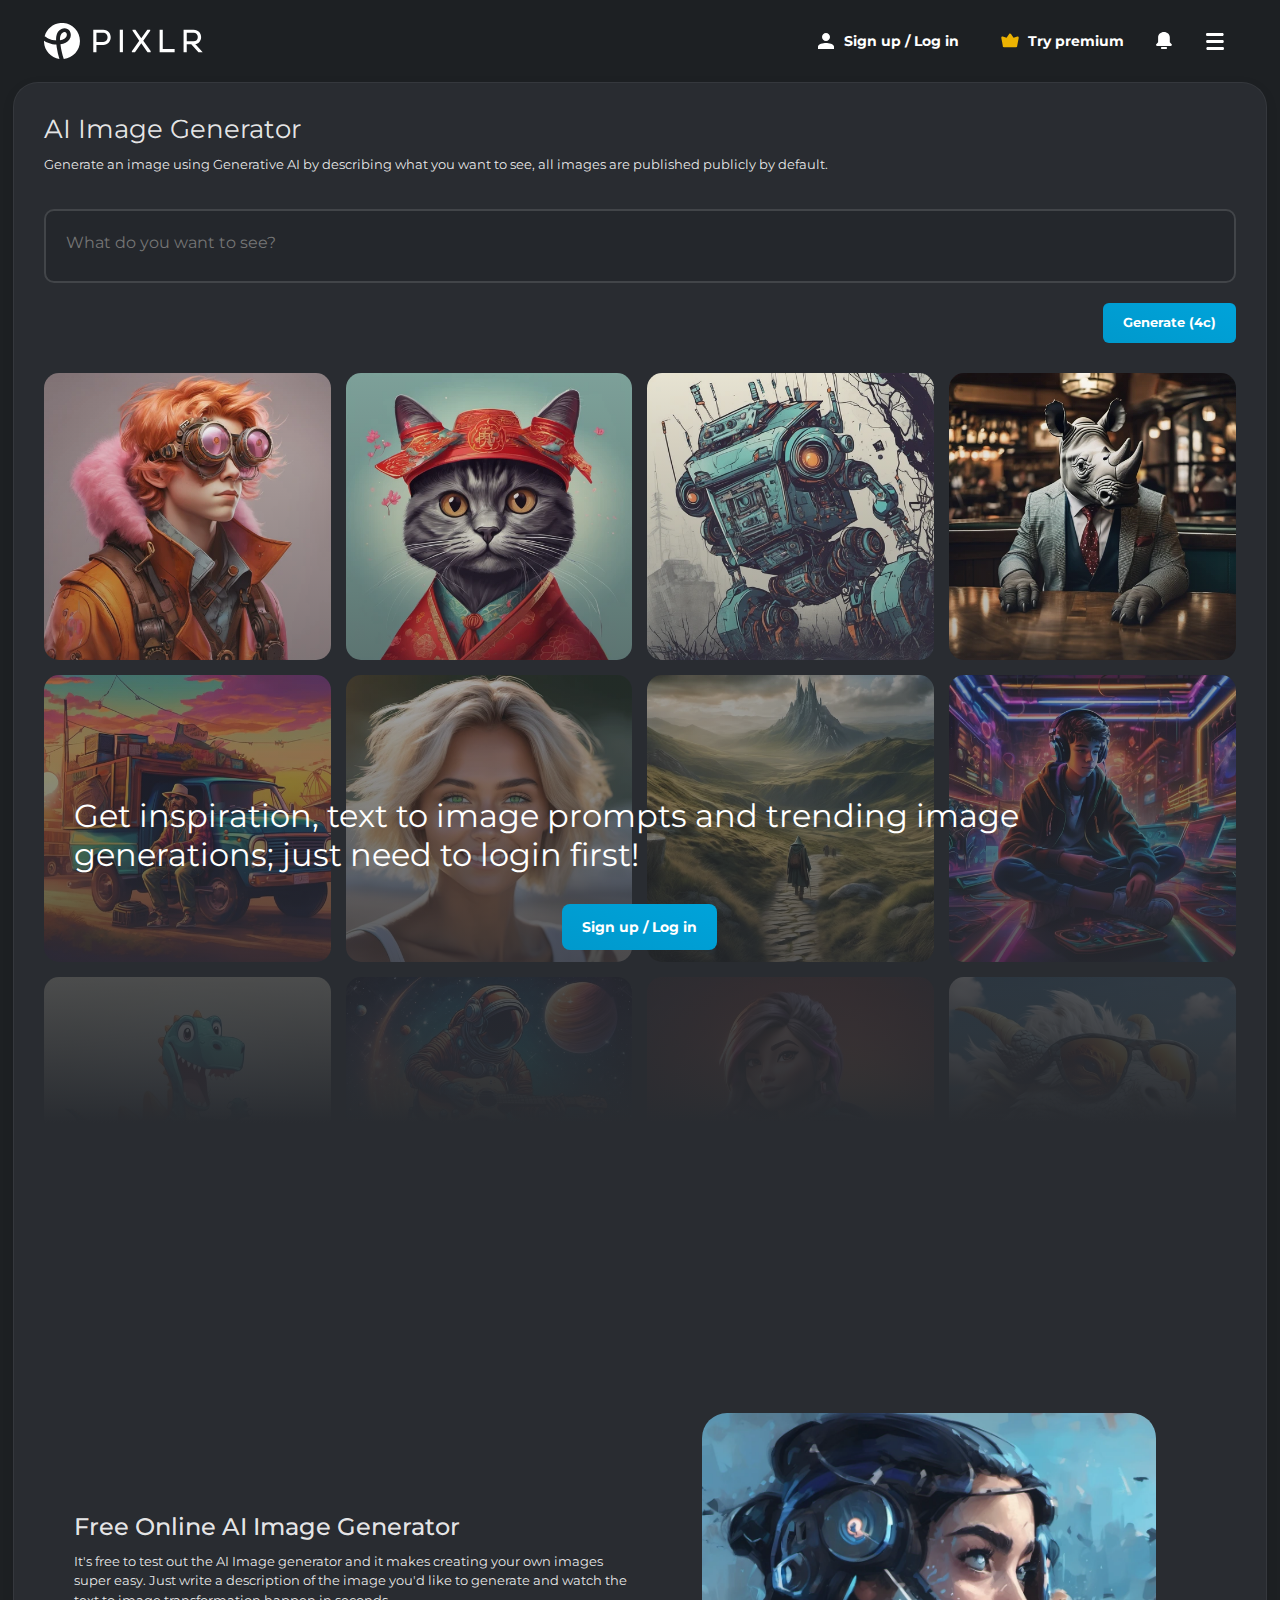
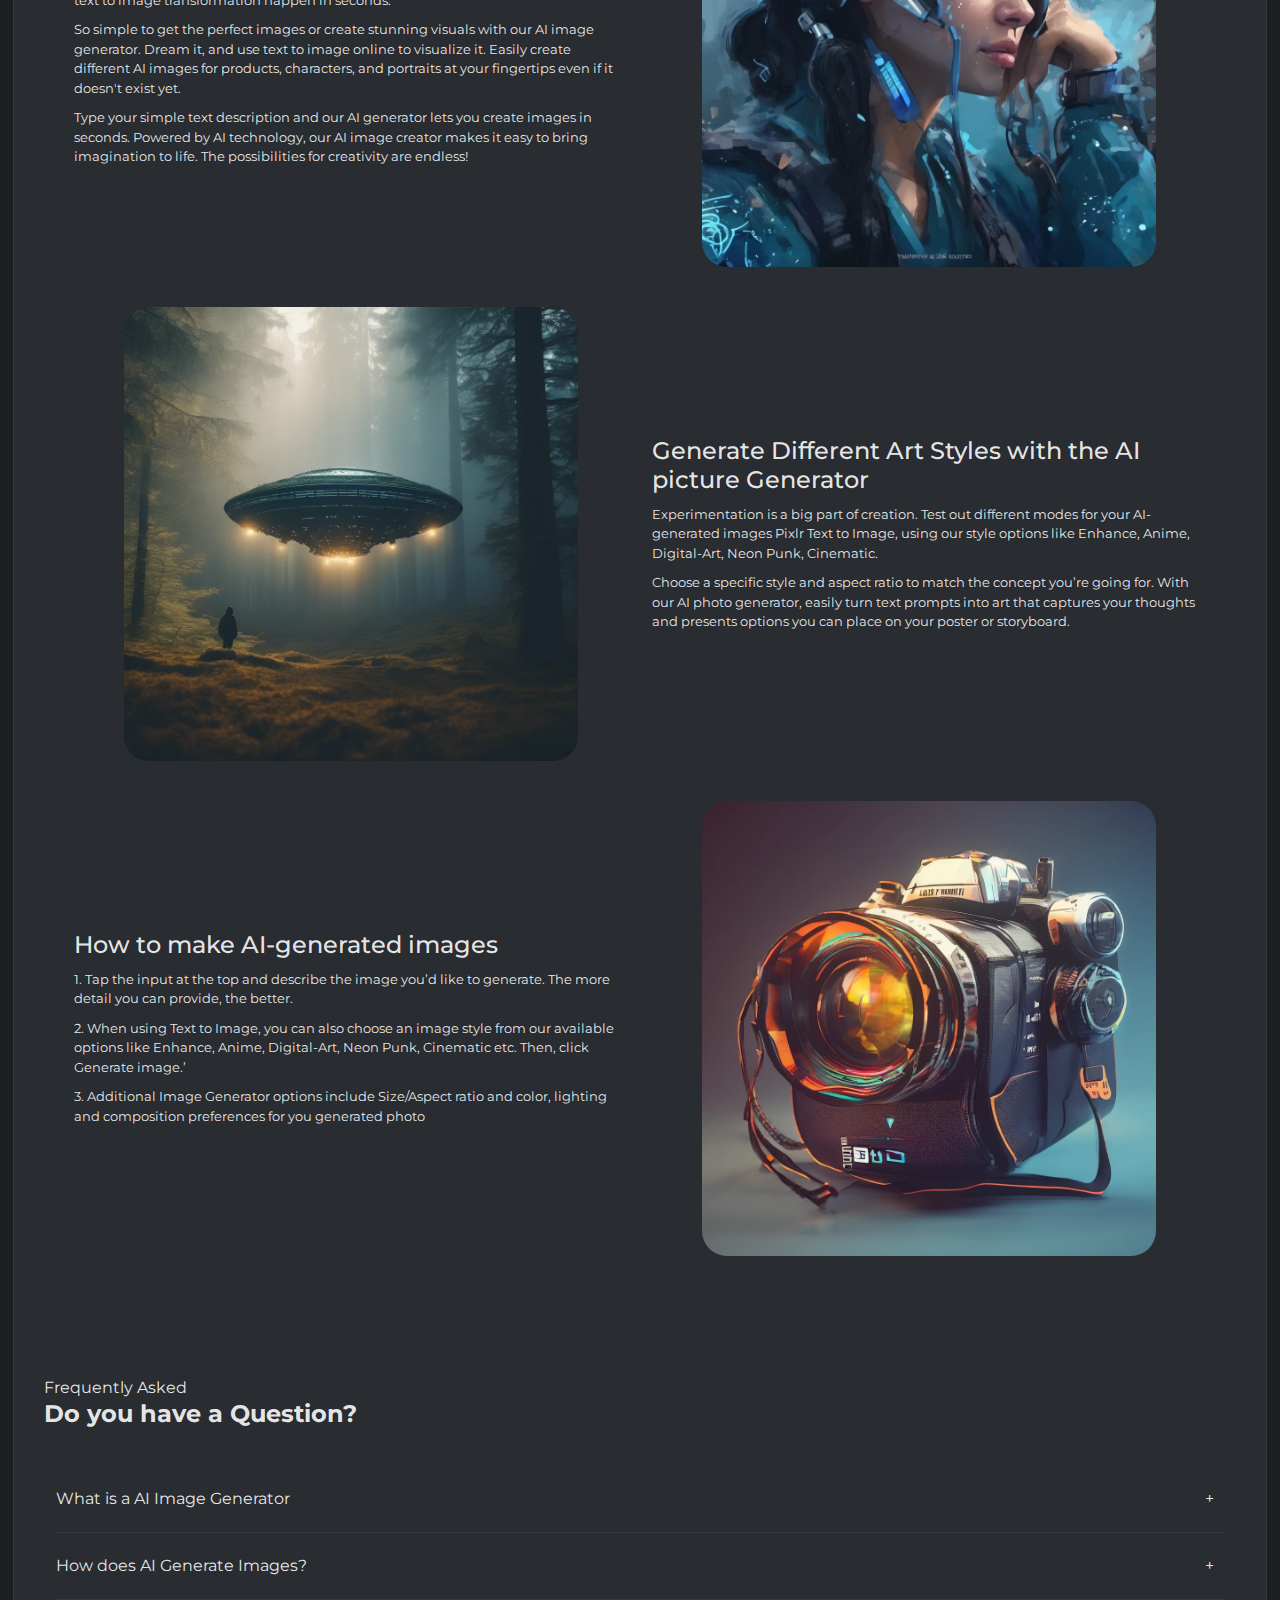
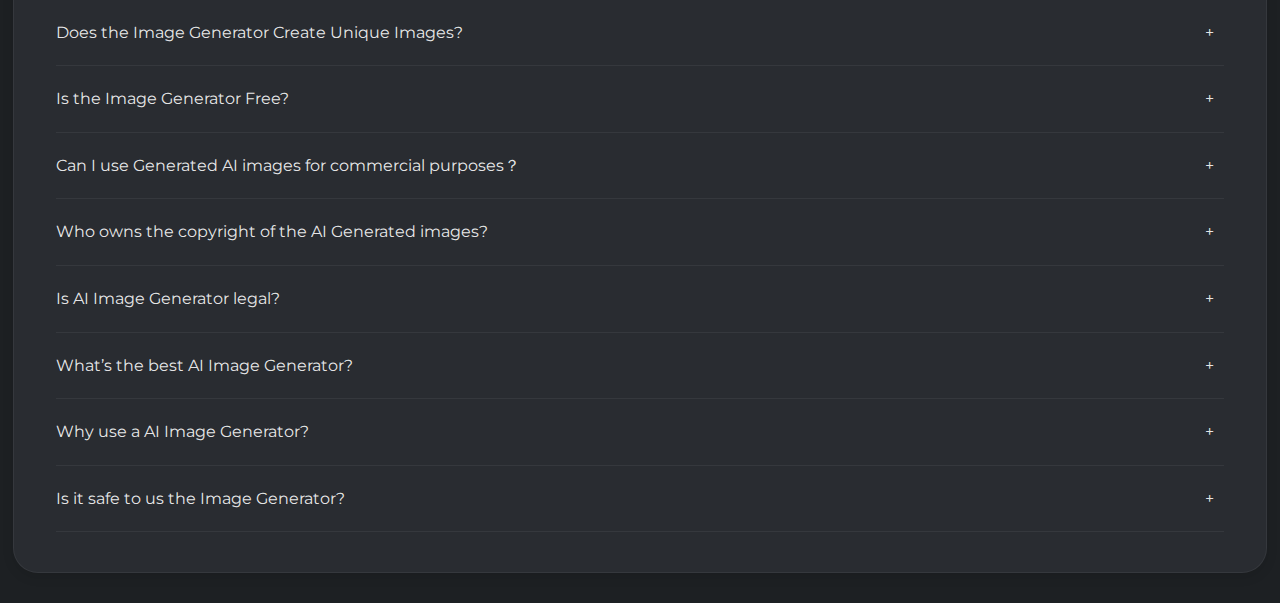
<file: generate.html>
<!DOCTYPE html>
<html lang="en">
<head>
    <meta charset="UTF-8">
    <meta name="viewport" content="width=device-width, initial-scale=1.0">
    <title>AI Image Generator: Turn Text to Images, generative art and generated photos</title>
    <link rel="stylesheet" href="generate.css">
    <link rel="stylesheet" href="header.css">
    <link rel="shortcut icon" href="images/favicon-32x32.png" type="image/x-icon">
    <link
    rel="stylesheet"
    href="https://cdnjs.cloudflare.com/ajax/libs/font-awesome/6.5.2/css/all.min.css"
    integrity="sha512-SnH5WK+bZxgPHs44uWIX+LLJAJ9/2PkPKZ5QiAj6Ta86w+fsb2TkcmfRyVX3pBnMFcV7oQPJkl9QevSCWr3W6A=="
    crossorigin="anonymous"
    referrerpolicy="no-referrer"
   />
   <link
    href="https://cdn.jsdelivr.net/npm/bootstrap@5.3.3/dist/css/bootstrap.min.css"
    rel="stylesheet"
    integrity="sha384-QWTKZyjpPEjISv5WaRU9OFeRpok6YctnYmDr5pNlyT2bRjXh0JMhjY6hW+ALEwIH"
    crossorigin="anonymous"
    />

  <link
    rel="stylesheet"
    href="https://site-assets.fontawesome.com/releases/v6.6.0/css/all.css"
  />
</head>
<body>
    
    <main>
        <div class="wrap">
            <header>
                <nav>
                    <div class="logo">
                        <a href="index.html"><img src="images/pixlr-logo.svg" alt=""></a>
                    </div>
                    <ul class="nav-list">
                        <li><a href="#"><img src="images/user.svg" alt="">Sign up / Log in</a></li>
                        <li><a href="#"><img src="images/trypermium.svg" alt="">Try premium</a></li>
                        <li><button><img src="images/notification.svg" alt=""></button></li>
                        <div class="dropdown">
                            <button class="dropbtn"><img src="images/menu.svg" alt=""></button>
                            <div class="dropdown-menu">
                                <div class="dropdown-content">
                                    <a href="#"><img src="images/e-icon.svg" alt="">Pixlr Editor</a>
                                    <a href="#"><img src="images/x-icon.svg" alt="">Pixlr Express</a>
                                    <a href="#"><img src="images/d-icon.svg" alt="">Pixlr Designer</a>
                                    <a href="#"><img src="images/b-icon.svg" alt="">Batch Editor</a>
                                    <a href="#"><img src="images/bg-icon.svg" alt="">Remove BG</a>
                                    <br class="mob-menu">
                                    <a href="#" class="mob-menu"><img src="images/person.svg" alt="">Sign up / Log in</a>
                                    <a href="#" class="mob-menu"><img src="images/bell.svg" alt="">Latest News</a>
                                    <br>
                                    <a href="#"><img src="images/face-swap 2.svg" alt="">AI Face Swap</a>
                                    <a href="generate.html"><img src="images/image-generator.svg" alt="">AI Image Generator</a>
                                    <a href="#"><img src="images/photo-collage.svg" alt="">Phot Collage Maker</a>
                                    <details>
                                        <summary>
                                            <img src="images/tool.svg" alt="">More Tools ..
                                        </summary>
                                        <a href="#"><img src="images/converter.svg" alt="">File Converter</a>
                                    </details>
                                    <br>
                                    <a href="#"><img src="images/mobile.svg" alt="">Mobile Apps</a>
                                    <a href="#"><img src="images/desktop.svg" alt="">Desktop Apps</a>
                                    <a href="#"><img src="images/templates.svg" alt="">Design Templates</a>
                                    <br>
                                    <a href="#"><img src="images/video.svg" alt="">Video Tutorials</a>
                                    <a href="#"><img src="images/learn.svg" alt="">Learn & Education</a>
                                    <a href="support.html"><img src="images/support.svg" alt="">Contact & Support</a>
                                    <a href="price.html"><img src="images/premium (2).svg" alt="">Pricing & Free Trial</a>
                                  </div>
                            </div>
                        </div>
                    </ul>
                </nav>
            </header>
            <div class="generator">
                <h1>AI Image Generator</h1>
                <p class="description">Generate an image using Generative AI by describing what you want to see, all images are published publicly by default. </p>
                <div id="generator-main" class="minimized">
                    <div id="#generator-main-modal" class="but">
                        <div id="generator-add-img" class="button outline">
                            <img src="images/add-image.svg" width="18" height="18">
                        </div>
                        <div id="generator-prompt" class="prompt but">
                            <div id="generator-prompt-img"></div>
                            <div id="generator-prompt-text" class="but">
                                <label>Description prompt</label>
                                <textarea id="generator-positive" class="but" placeholder="What do you want to see?" rows="1"></textarea>
                                <div id="prompt-negative" style="display: none;">
                                    <label>Remove (negative prompt)</label>
                                    <textarea id="generator-negative" type="text" placeholder="What do you want to avoid?" rows="1" style="height: 2px;"></textarea>
                                </div>
                                <div id="generator-prop">
                                    <div id="aspect-type" class="button outline med ">
                                      
                                        <div id="aspect-icon" class="aspect-square"></div>
                                        <span id="aspect-type-label">Square aspect</span>
                                        <ul class="prop-drop style-list" id="generator-aspect-selector">
                                            <li id="aspect-square" data="square" class="selected aspect"><div class="aspect-square"></div><div class="name">Square</div></li>
                                            <li id="aspect-wide" class="aspect" data="wide"><div class="aspect-wide"></div><div class="name">Wide</div></li>
                                            <li id="aspect-tall" class="aspect" data="tall"><div class="aspect-tall"></div><div class="name">Tall</div></li>
                                        </ul>
                                    </div>
                                    <div id="style-type" class="button outline med none">
                                        <img id="style-type-img" hidden="" >
                                        <span id="style-type-label" class="style">No style</span>
                                        <ul class="prop-drop style-list wide" id="generator-style-selector">
                                            <li id="style-none" class="selected style-select" data="none"><img src="images/value-none.svg" class="ic" loading="lazy" width="32" height="32"><div class="name">None</div></li>
                                            <li id="style-enhance" class="style-select" data="enhance"><img src="images/enhance.webp" loading="lazy" width="32" height="32"><div class="name">Enhance</div></li>
                                            <li id="style-anime" class="style-select" data="anime"><img src="images/anime.webp" loading="lazy" width="32" height="32"><div class="name">Anime</div></li>
                                            <li id="style-photographic" class="style-select" data="photographic"><img src="images/photographic.webp" loading="lazy" width="32" height="32"><div class="name">Photographic</div></li>
                                            <li id="style-digital-art" class="style-select" data="digital-art"><img src="images/digital-art.webp" loading="lazy" width="32" height="32"><div class="name">Digital Art</div></li>
                                            <li id="style-comic-book" class="style-select" data="comic-book"><img src="images/comic-book.webp" loading="lazy" width="32" height="32"><div class="name">Comic Book</div></li>
                                            <li id="style-fantasy-art" class="style-select" data="fantasy-art"><img src="images/fantasy-art.webp" loading="lazy" width="32" height="32"><div class="name">Fantasy Art</div></li>
                                            <li id="style-analog-film" class="style-select" data="analog-film"><img src="images/analog-film.webp" loading="lazy" width="32" height="32"><div class="name">Analog Film</div></li>
                                            <li id="style-neon-punk" class="style-select" data="neon-punk"><img src="images/neon-punk.webp" loading="lazy" width="32" height="32"><div class="name">Neon Punk</div></li>
                                            <li id="style-isometric" class="style-select" data="isometric"><img src="images/isometric.webp" loading="lazy" width="32" height="32"><div class="name">Isometric</div></li>
                                            <li id="style-low-poly" class="style-select" data="low-poly"><img src="images/low-poly.webp" loading="lazy" width="32" height="32"><div class="name">Low Poly</div></li>
                                            <li id="style-origami" class="style-select" data="origami"><img src="images/origami.webp" loading="lazy" width="32" height="32"><div class="name">Origami</div></li>
                                            <li id="style-line-art" class="style-select" data="line-art"><img src="images/line-art.webp" loading="lazy" width="32" height="32"><div class="name">Line Art</div></li>
                                            <li id="style-craft-clay" class="style-select" data="craft-clay"><img src="images/craft-clay.webp" loading="lazy" width="32" height="32"><div class="name">Craft Clay</div></li>
                                            <li id="style-cinematic" class="style-select" data="cinematic"><img src="images/cinematic.webp" loading="lazy" width="32" height="32"><div class="name">Cinematic</div></li>
                                            <li id="style-3d-model" class="style-select" data="3d-model"><img src="images/3d-model.webp" loading="lazy" width="32" height="32"><div class="name">3D Model</div></li>
                                            <li id="style-pixel-art" class="style-select" data="pixel-art"><img src="images/pixel-art.webp" loading="lazy" width="32" height="32"><div class="name">Pixel Art</div></li>
                                        </ul>
                                    </div>
                                    <div id="color-type" class="button outline med none">
                                        <img id="color-type-img" hidden="">
                                        <span id="color-type-label" class="color">No color</span>
                                        <ul class="prop-drop style-list" id="generator-color-selector">
                                            <li id="color-none" class="selected color-selected" data="none"><img src="images/value-none.svg" class="ic" loading="lazy" width="32" height="32"><div class="name">None</div></li>
                                            <li id="color-warm-tone" class="color-selected" data="warm-tone"><img src="images/warm-tone.webp" loading="lazy" width="32" height="32"><div class="name">Warm tone</div></li>
                                            <li id="color-cool-tone" class="color-selected" data="cool-tone"><img src="images/cool-tone.webp" loading="lazy" width="32" height="32"><div class="name">Cool tone</div></li>
                                            <li id="color-muted-colors" class="color-selected" data="muted-colors"><img src="images/muted-colors.webp" loading="lazy" width="32" height="32"><div class="name">Muted Colors</div></li>
                                            <li id="color-vibrant-colors" data="vibrant-colors"><img src="images/vibrant-colors.webp" loading="lazy" width="32" class="color-selected" height="32"><div class="name">Vibrant Colors</div></li>
                                            <li id="color-pastel-colors" class="color-selected" data="pastel-colors"><img src="images/pastel-colors.webp" loading="lazy" width="32" height="32"><div class="name">Pastel Colors</div></li>
                                            <li id="color-black-and-white" class="color-selected" data="black-and-white"><img src="images/black-and-white.webp" loading="lazy" width="32" height="32"><div class="name">Black and White</div></li>
                                        </ul>
                                    </div>
                                    <div id="lighting-type" class="button outline med none">
                                        <img id="lighting-type-img" hidden="">
                                        <span id="lighting-type-label" class="light">No lighting</span>
                                        <ul class="prop-drop style-list wide" id="generator-lighting-selector">
                                            <li id="lighting-none" class="selected light-selected" data="none"><img src="images/value-none.svg" class="ic" loading="lazy" width="32" height="32"><div class="name">None</div></li>
                                            <li id="lighting-studio" class="light-selected" data="studio"><img src="images/studio.webp" loading="lazy" width="32" height="32"><div class="name">Studio</div></li>
                                            <li id="lighting-backlight" class="light-selected" data="backlight"><img src="images/backlight.webp" loading="lazy" width="32" height="32"><div class="name">Backlight</div></li>
                                            <li id="lighting-sunlight" class="light-selected" data="sunlight"><img src="images/sunlight.webp" loading="lazy" width="32" height="32"><div class="name">Sunlight</div></li>
                                            <li id="lighting-dramatic" class="light-selected" data="dramatic"><img src="images/dramatic.webp" loading="lazy" width="32" height="32"><div class="name">Dramatic</div></li>
                                            <li id="lighting-low-light" class="light-selected" data="low-light"><img src="images/low-light.webp" loading="lazy" width="32" height="32"><div class="name">Low light</div></li>
                                            <li id="lighting-volumetric" class="light-selected" data="volumetric"><img src="images/volumetric.webp" loading="lazy" width="32" height="32"><div class="name">Volumetric</div></li>
                                            <li id="lighting-rim-lighting" class="light-selected" data="rim-lighting"><img src="images/rim-lighting.webp" loading="lazy" width="32" height="32"><div class="name">Rim lighting</div></li>
                                            <li id="lighting-dimly-lit" class="light-selected" data="dimly-lit"><img src="images/dimly-lit.webp" loading="lazy" width="32" height="32"><div class="name">Dimly lit</div></li>
                                            <li id="lighting-golden-hour" class="light-selected" data="golden-hour"><img src="images/golden-hour.webp" loading="lazy" width="32" height="32"><div class="name">Golden hour</div></li>
                                            <li id="lighting-crepuscular-rays" class="light-selected" data="crepuscular-rays"><img src="images/crepuscular-rays.webp" loading="lazy" width="32" height="32"><div class="name">Crepuscular rays</div></li>
                                        </ul>
                                    </div>
                                    <div id="composition-type" class="button outline med none">
                                        <img id="composition-type-img" hidden="">
                                        <span id="composition-type-label" class="composition">No composition</span>
                                        <ul class="prop-drop style-list" id="generator-composition-selector">
                                            <li id="composition-none" class="selected composition-selected" data="none"><img src="images/value-none.svg" class="ic" loading="lazy" width="32" height="32"><div class="name">None</div></li>
                                            <li id="composition-blurry-background" class="composition-selected" data="blurry-background"><img src="images/blurry-background.webp" loading="lazy" width="32" height="32"><div class="name">Blurry background</div></li>
                                            <li id="composition-close-up" class="composition-selected" data="close-up"><img src="images/close-up.webp" loading="lazy" width="32" height="32"><div class="name">Close up</div></li>
                                            <li id="composition-wide-angle" class="composition-selected" data="wide-angle"><img src="images/wide-angle.webp" loading="lazy" width="32" height="32"><div class="name">Wide angle</div></li>
                                            <li id="composition-narrow-depth-of-field" class="composition-selected" data="narrow-depth-of-field"><img src="images/narrow-depth-of-field.webp" loading="lazy" width="32" height="32"><div class="name">Narrow depth of field</div></li>
                                            <li id="composition-shot-from-below" class="composition-selected" data="shot-from-below"><img src="images/shot-from-below.webp" loading="lazy" width="32" height="32"><div class="name">Shot from below</div></li>
                                            <li id="composition-shot-from-above" class="composition-selected" data="shot-from-above"><img src="images/shot-from-above.webp" loading="lazy" width="32" height="32"><div class="name">Shot from above</div></li>
                                            <li id="composition-macrophotography" class="composition-selected" data="macrophotography"><img src="images/macrophotography.webp" loading="lazy" width="32" height="32"><div class="name">Macrophotography</div></li>
                                        </ul>
                                    </div>
                                </div>
                            </div>
                        </div>
                        <div class="buttons but" id="generator-bar">

                            <div class="generator-btn" style="margin-right:20px; align-self: flex-start;">
                                <input type="checkbox" id="negative-prompt-toggle">
                                <label class="switch" for="negative-prompt-toggle"><span></span> Negative prompt</label>
                            </div>
    
                            <div class="generator-btn" style="margin-right:auto; align-self: flex-start;">
                                <input type="checkbox" id="private-prompt-toggle">
                                <label class="switch" for="private-prompt-toggle"><span></span> Make private</label>
                            </div>
    
                            <div id="generator-credit-count" class="credit-meter generator-btn" style="display: none;"></div>
                            <div id="generator-buttons" class="but">
                                <div id="generator-clear" class="button med outline">Clear</div>
                                <div id="generator-random" class="button med outline">Rnd</div>
                                <div id="generator-generate" class="button med positive but">Generate (4c)</div>
                            </div>
                        </div>
                        <div id="generator-result" class="pane-holder"></div>
                    </div>
                </div>
                <div id="generator-feed-login" class="top-30">

                    <div id="generator-feed-login-examples">
                        <img loading="lazy" src="images/medium.webp" width="500" height="500" alt="Steampunk boy with medium length strawberry blond hair with a pink and orange over coat with goggles on the top of his head">
                        <img loading="lazy" src="images/medium2.webp" width="500" height="500" alt="chiness day cat">
                        <img loading="lazy" src="images/medium3.webp" width="500" height="500" alt="Scary robot">
                        <img loading="lazy" src="images/medium4.webp" width="500" height="500" alt="photo of a rhino dressed suit and tie sitting at a table in a bar with a bar stools, award winning photography, Elke vogelsang">
                        <img loading="lazy" src="images/medium5.webp" width="500" height="500" alt="DJ Hillbilly hitch hiker hanging in the back of carnival truck with a  bindle and a dj set on his lap facing towards the camera while the truck drives off into the sunset  (vibrant colors) (golden hour) (blurry background)">
                        <img loading="lazy" src="images/medium6.webp" width="500" height="500" alt="Create an image of a 25-year-old woman with beach tan skin and short blonde hair, green eyes, real person.">
                        <img loading="lazy" src="images/medium7.webp" width="500" height="500" alt="Lord of the Rings book cover, 4k, HD, high quality, Far point-of-view, walking down multiple terrain">
                        <img loading="lazy" src="images/medium8.webp" width="500" height="500" alt="A 14 year old boy chilling to music and looking at neon lights">
                        <img loading="lazy" src="images/medium9.webp" width="500" height="500" alt="funny dinosaur">
                        
                        <img loading="lazy" src="images/medium10.webp" alt="a man in a space suit playing a guitar, inspired by Cyril Rolando, shutterstock, highly detailed illustration, full color illustration, very detailed illustration, dan mumford and alex grey style">
                        <img loading="lazy" src="images/medium11.webp" width="500" height="500" alt="rubi fortnite sexy (warm tone) (backlight)">
                        <img loading="lazy" src="images/medium12.webp" width="500" height="500" alt="furry dragon in sunglasses, digital art">
                        <img loading="lazy" src="images/medium13.webp" width="500" height="500" alt="I want pictures with RJCULTISMMINI word">
                        <img loading="lazy" src="images/medium14.webp" width="500" height="500" alt="CA DEV">   
                        <img loading="lazy" src="images/medium15.webp" width="500" height="500" alt="steampunk makeup, in the style of vray tracing, colorful impasto, uhd image, indonesian art, fine feather details with bright red and yellow and green and pink and orange colours, intricate patterns and details, dark cyan and amber makeup. Rich colourful plumes. Victorian style.">
                    </div>
                    <div id="generator-feed-login-overlay">
                        <h2>Get inspiration, text to image prompts and trending image generations; just need to login first!</h2>
                        <div id="generator-feed-login-button" class="button large positive">Sign up / Log in</div>
                    </div>
                </div>
        
                <div id="generate-feature">
                    <div class="row feature-img-sec-1">
                        
                            <div class="col-md-6 col-12">
                                <h2>Free Online AI Image Generator</h2>
                                <p>It's free to test out the AI Image generator and it makes creating your own images super easy. Just write a description of the image you'd like to generate and watch the text to image transformation happen in seconds.</p>
                                <p>So simple to get the perfect images or create stunning visuals with our AI image generator. Dream it, and use text to image online to visualize it. Easily create different AI images for products, characters, and portraits at your fingertips even if it doesn't exist yet.</p>
                                <p>Type your simple text description and our AI generator lets you create images in seconds. Powered by AI technology, our AI image creator makes it easy to bring imagination to life. The possibilities for creativity are endless!</p>
                            </div>
                            <div class="col-md-6 col-12 ">
                                <div class="f-img">
                                    <img src="images/photo-generator.webp" alt="AI Photo Generator" loading="lazy" class="img-fluid">
                                </div>
                            </div>
                        
                    </div>
        
        
        
                    <div class="row feature-img-sec-2">
                        
                        <div class=" col-md-6 col-12 mod-sec-img">
                            <div class="f-img">
                                <img src="images/text-to-image.webp" alt="AI Photo Generator" loading="lazy" class="img-fluid">
                            </div>
                        </div>
        
                        <div class=" col-md-6 col-12">
                         
                                <h2>Generate Different Art Styles with the AI picture Generator</h2>
                                <p>Experimentation is a big part of creation. Test out different modes for your AI-generated images Pixlr Text to Image, using our style options like Enhance, Anime, Digital-Art, Neon Punk, Cinematic.</p>
                                <p>Choose a specific style and aspect ratio to match the concept you’re going for. With our AI photo generator, easily turn text prompts into art that captures your thoughts and presents options you can place on your poster or storyboard.</p>
                            
                        </div>
                      
                    
                </div>
        
                <div class="row feature-img-sec-3">
                        
                    <div class="col-md-6 col-12">
                      
                            <h2>How to make AI-generated images</h2>
                            <p>1. Tap the input at the top and describe the image you’d like to generate. The more detail you can provide, the better.</p>
                            <p>2. When using Text to Image, you can also choose an image style from our available options like Enhance, Anime, Digital-Art, Neon Punk, Cinematic etc. Then, click Generate image.’</p>
                            <p>3. Additional Image Generator options include Size/Aspect ratio and color, lighting and composition preferences for you generated photo</p>
                 
                    </div>
                    <div class="col-md-6 col-12 ">
                        <div class="f-img">
                            <img src="images/how-to-generate.webp" alt="AI Photo Generator" loading="lazy" class="img-fluid">
                        </div>
                    </div>
                
            </div>
                </div>

                <div class="faq-section">
                    <div>
                        <span class="top-20">Frequently Asked</span>
                        <h2 class="heavy top-10">Do you have a Question?</h2>
                    </div>
                    <div class="wrap faq top-50">
        
            
                        <details>
                    
                        <summary>What is a AI Image Generator</summary>
                        AI Image Generator is an innovative tool using advanced AI techniques to generate image from a text prompt, just write what you want to generate and our AI will create it.
                    </details>
                
                    
                        <details>
                    
                        <summary>How does AI Generate Images?</summary>
                        AI Image Generator creates images with vibrant colors and high quality right out of the box. Our machine learning model scans millions of internet images and associated text, enabling the AI to predict and create images tailored to your provided text. Experience next-level content creation with our AI Image Generation technology.
                    </details>
                
                    
                        <details>
                    
                        <summary>Does the Image Generator Create Unique Images?</summary>
                        Absolutely! Each image produced by the AI image generator is one-of-a-kind. Save time by skipping the design process—simply input your description, and witness your vision come to life in vibrant images. The only limit to generating images is your own imagination!
                    </details>
                
                    
                        <details>
                    
                        <summary>Is the Image Generator Free?</summary>
                        Yes, Pixlr AI image generator provides a complimentary tier for you to explore our exceptional text-to-image tool. As a new user, enjoy the freedom of generating 20 images using 20 credits. Additionally, take advantage of our free trial to experience 250 credits free of charge. Bring your imagination to life swiftly. If you require assistance, simply reach out to us.
                    </details>
                
                    
                        <details>
                    
                        <summary>Can I use Generated AI images for commercial purposes？</summary>
                        Yes you can, Pixlr do not retain any copyright from the text-to-image generations, but make sure you do follow the T&amp;C and our guidlines
                    </details>
                
                    
                        <details>
                    
                        <summary>Who owns the copyright of the AI Generated images?</summary>
                        This remains an open question for the global community, with no definitive answer at present. Pixlr currently refrains from asserting any copyright claims over the content generated by users. Moreover, Pixlr lacks the capability to license or grant usage rights for the output content to users. It's important to be aware that this scenario may evolve with the development of copyright laws in different jurisdictions.
                    </details>
                
                    
                        <details>
                    
                        <summary>Is AI Image Generator legal?</summary>
                        While AI-generated artwork itself cannot be copyrighted or attributed to a specific individual, it's important to note that the artwork used to train the generator algorithms is often copyrighted, owned, or credited to human artists and creators. Consequently, there is a potential for copyright infringements when producing AI-generated art.
                    </details>
                
                    
                        <details>
                    
                        <summary>What’s the best AI Image Generator?</summary>
                        The best AI Image Generator and text-to-image conversion without the use of complicated software is here. Just describe your vision, and watch it instantly transform into stunning AI images for your blog or social media. Unleash your creativity effortlessly with our free Text to Image generator, available on both web and mobile.
                    </details>
                
                    
                        <details>
                    
                        <summary>Why use a AI Image Generator?</summary>
                        There are plenty of benefits to using an AI Text to Image generator. Bring your ideas to life instantly without having to spend time designing from scratch. No more creative blocks as you start inspired and easily create stunning visuals. Use your AI-generated photos as eye-catching web content, quirky social media posts, or winning design proposals. Convert text to image using an AI generator—it's fun, fast, and free!
            </details>
        
            
                <details>
            
                <summary>Is it safe to us the Image Generator?</summary>
                Our free AI art generator will kickstart your concepts and let artful inspiration flow. To help you use Text to Image safely and responsibly, we’ve put layers of safety measures in place, including automated reviews of input prompts for terms that might generate inappropriate content. If you do come across unsafe content, let us know: you can report it right in Pixlr. 
            </details>
        
                    </div>
                </div>


            </div>
        </div>

    </main>

    <script src="script.js"></script>

</body>
</html>
</file>
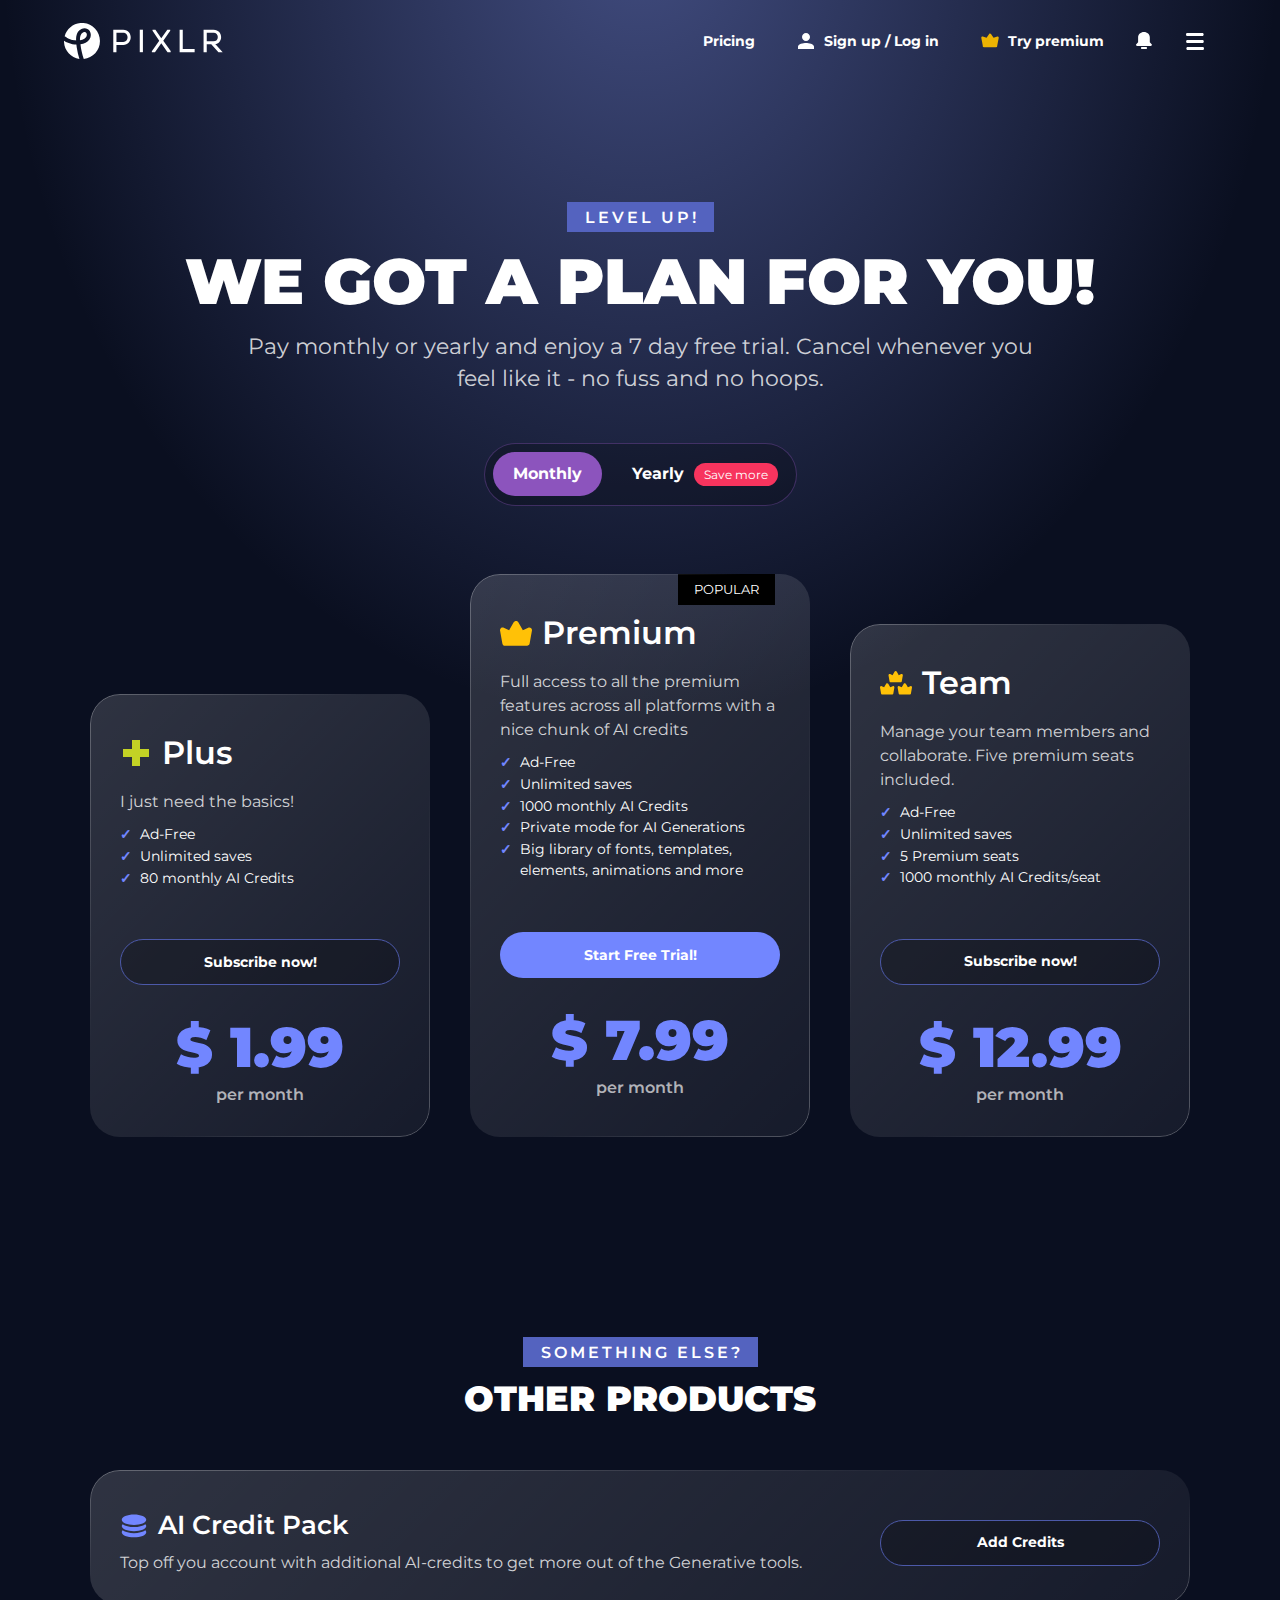
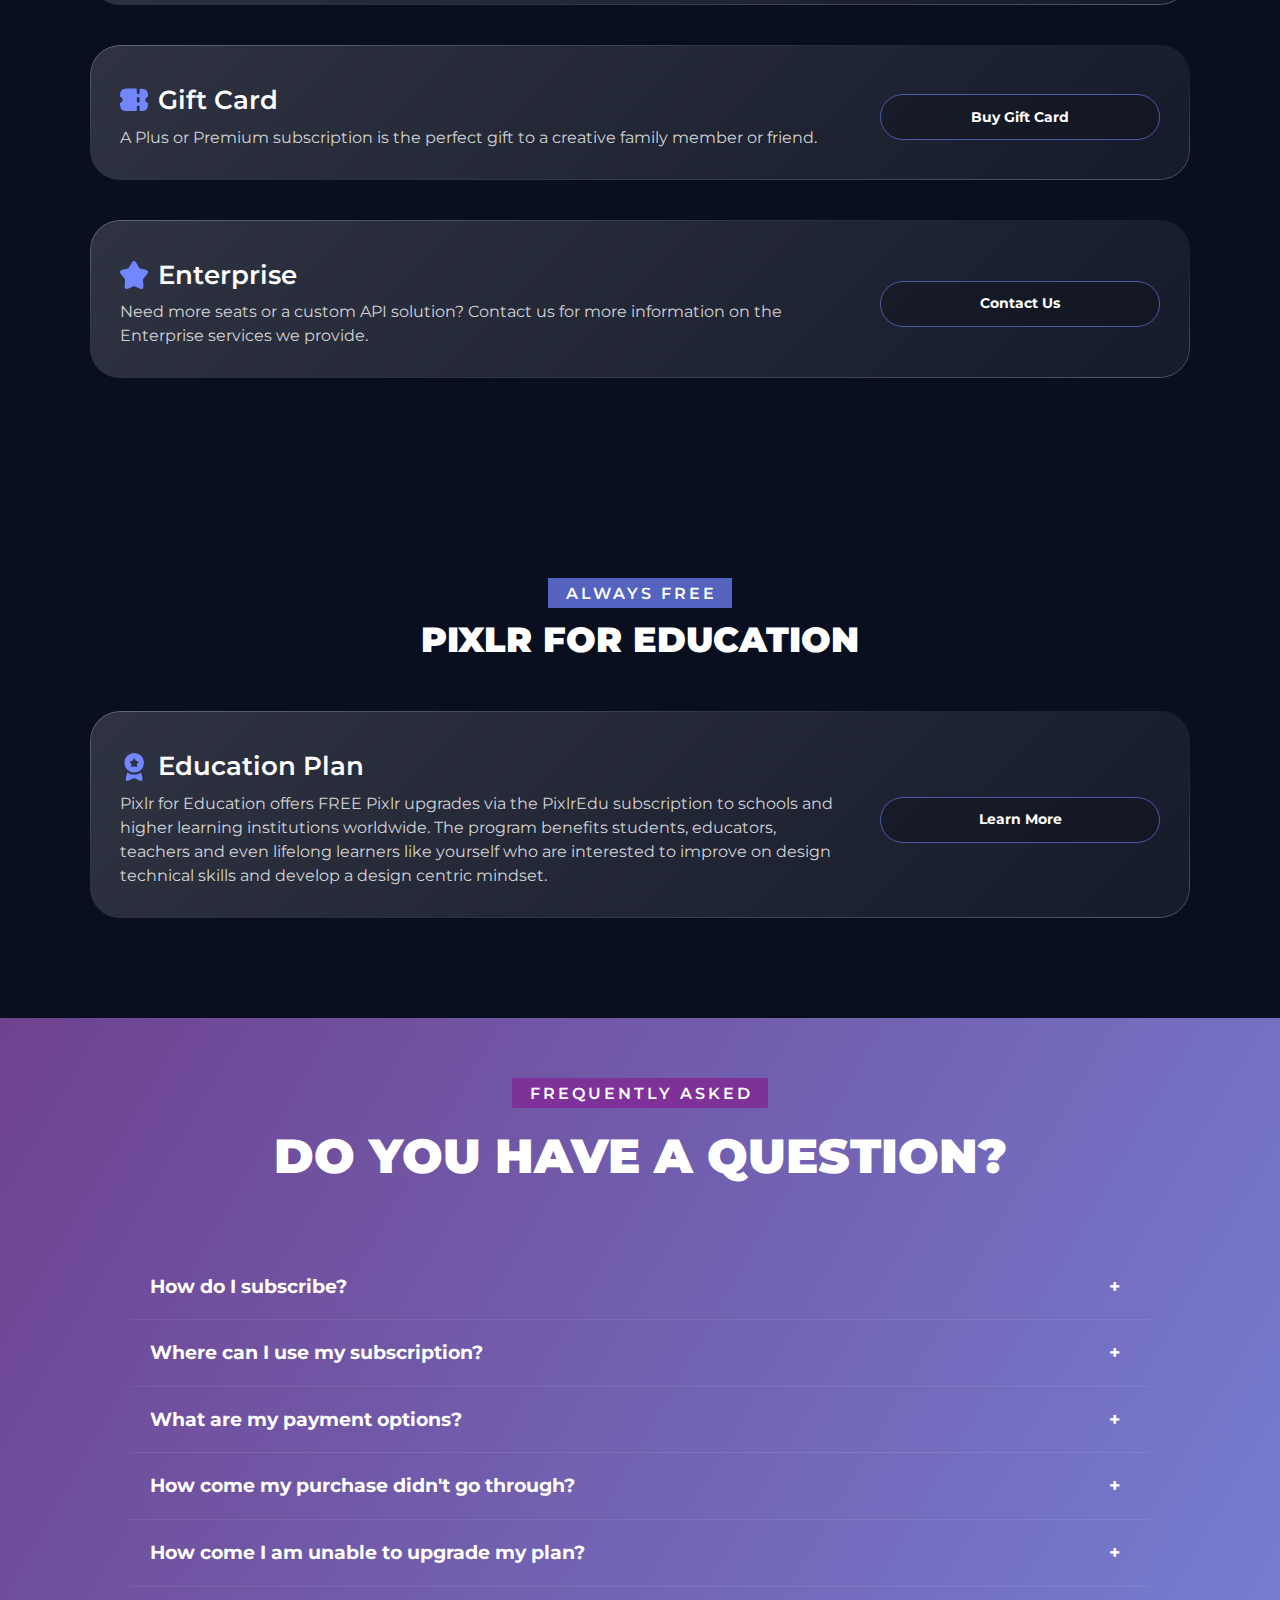
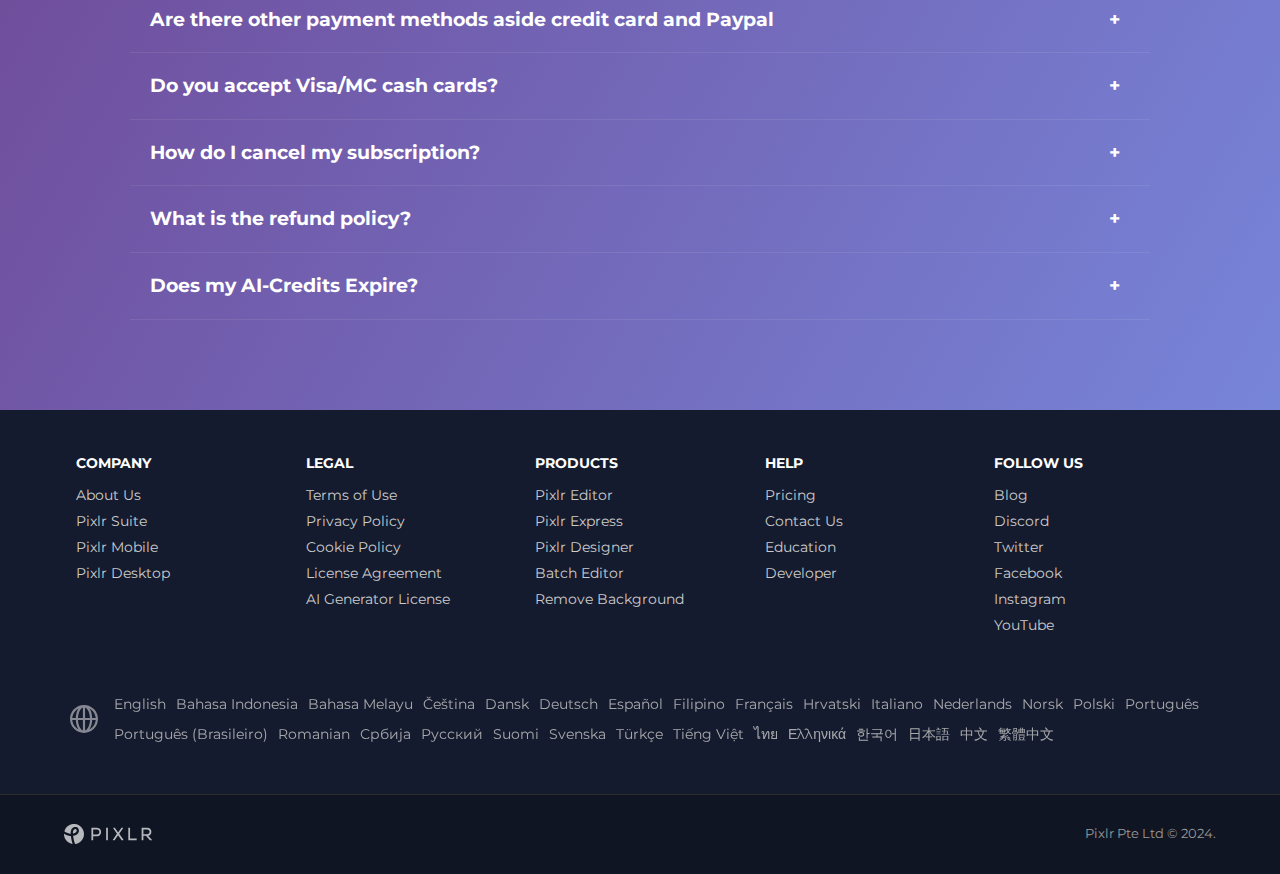
<file: price.html>
<!DOCTYPE html>
<html lang="en">
<head>
    <meta charset="UTF-8">
    <meta name="viewport" content="width=device-width, initial-scale=1.0">
    <title>Photo Editing Tools Pricing and Plans - Pixlr Editor</title>
    <link rel="stylesheet" href="https://cdnjs.cloudflare.com/ajax/libs/font-awesome/6.5.2/css/all.min.css" integrity="sha512-SnH5WK+bZxgPHs44uWIX+LLJAJ9/2PkPKZ5QiAj6Ta86w+fsb2TkcmfRyVX3pBnMFcV7oQPJkl9QevSCWr3W6A==" crossorigin="anonymous" referrerpolicy="no-referrer"/>

    <script src="https://cdn.jsdelivr.net/npm/@popperjs/core@2.11.8/dist/umd/popper.min.js" integrity="sha384-I7E8VVD/ismYTF4hNIPjVp/Zjvgyol6VFvRkX/vR+Vc4jQkC+hVqc2pM8ODewa9r" crossorigin="anonymous"></script>
    <script src="https://cdn.jsdelivr.net/npm/bootstrap@5.3.3/dist/js/bootstrap.min.js" integrity="sha384-0pUGZvbkm6XF6gxjEnlmuGrJXVbNuzT9qBBavbLwCsOGabYfZo0T0to5eqruptLy" crossorigin="anonymous"></script>
  
    <link href="https://cdn.jsdelivr.net/npm/bootstrap@5.3.3/dist/css/bootstrap.min.css" rel="stylesheet" integrity="sha384-QWTKZyjpPEjISv5WaRU9OFeRpok6YctnYmDr5pNlyT2bRjXh0JMhjY6hW+ALEwIH" crossorigin="anonymous"/>

    <link rel="stylesheet" href="https://site-assets.fontawesome.com/releases/v6.6.0/css/all.css"/>
    <link rel="shortcut icon" href="images/favicon-32x32.png" type="image/x-icon">
    <link rel="stylesheet" href="header.css">
    <link rel="stylesheet" href="price.css">
    <link rel="stylesheet" href="style.css">
</head>
<body>
    
    <main>
        <div class="wrap">
            <header>
                <nav>
                    <div class="logo">
                        <a href="index.html"><img src="images/pixlr-logo.svg" alt=""></a>
                    </div>
                    <ul class="nav-list">
                        <li><a href="price.html">Pricing</a></li>
                        <li><a href="#"><img src="images/user.svg" alt="">Sign up / Log in</a></li>
                        <li><a href="#"><img src="images/trypermium.svg" alt="">Try premium</a></li>
                        <li><button><img src="images/notification.svg" alt=""></button></li>
                        <div class="dropdown">
                            <button class="dropbtn"><img src="images/menu.svg" alt=""></button>
                            <div class="dropdown-menu">
                                <div class="dropdown-content">
                                    <a href="#"><img src="images/e-icon.svg" alt="">Pixlr Editor</a>
                                    <a href="#"><img src="images/x-icon.svg" alt="">Pixlr Express</a>
                                    <a href="#"><img src="images/d-icon.svg" alt="">Pixlr Designer</a>
                                    <a href="#"><img src="images/b-icon.svg" alt="">Batch Editor</a>
                                    <a href="#"><img src="images/bg-icon.svg" alt="">Remove BG</a>
                                    <br class="mob-menu">
                                    <a href="#" class="mob-menu"><img src="images/person.svg" alt="">Sign up / Log in</a>
                                    <a href="#" class="mob-menu"><img src="images/bell.svg" alt="">Latest News</a>
                                    <br>
                                    <a href="#"><img src="images/face-swap 2.svg" alt="">AI Face Swap</a>
                                    <a href="generate.html"><img src="images/image-generator.svg" alt="">AI Image Generator</a>
                                    <a href="#"><img src="images/photo-collage.svg" alt="">Phot Collage Maker</a>
                                    <details>
                                        <summary>
                                            <img src="images/tool.svg" alt="">More Tools ..
                                        </summary>
                                        <a href="#"><img src="images/converter.svg" alt="">File Converter</a>
                                    </details>
                                    <br>
                                    <a href="#"><img src="images/mobile.svg" alt="">Mobile Apps</a>
                                    <a href="#"><img src="images/desktop.svg" alt="">Desktop Apps</a>
                                    <a href="#"><img src="images/templates.svg" alt="">Design Templates</a>
                                    <br>
                                    <a href="#"><img src="images/video.svg" alt="">Video Tutorials</a>
                                    <a href="#"><img src="images/learn.svg" alt="">Learn & Education</a>
                                    <a href="support.html"><img src="images/support.svg" alt="">Contact & Support</a>
                                    <a href="price.html"><img src="images/premium (2).svg" alt="">Pricing & Free Trial</a>
                                  </div>
                            </div>
                        </div>
                    </ul>
                </nav>
            </header>

            <section class="pricing">
                <div class="price-center">
                    <span class="row-label">Level up!</span>
                    <h1 class="row-title">We got a plan for you!</h1>
                    <p>Pay monthly or yearly and enjoy a 7 day free trial. Cancel whenever you feel like it - no fuss and no hoops.</p>
                </div>
                <div id="interval-toggle">
                    <input type="checkbox" class="toggle-check" id="payment-interval" checked="">
                    <label for="payment-interval" class="payment-interval">
                        <div class="switch-interval-monthly" onclick="month()">Monthly</div>
                        <div class="switch-interval-yearly" onclick="year()">Yearly <span class="yearly-badge">Save more</span></div>
                    </label>
                </div>
                <div id="pricing-plans" class="wrap pricing-plans monthly">
                    <div class="pricing-plan plus">
                        <h2>
                            <img src="images/plus-icon.svg" width="32" height="32" alt="">
                            Plus
                        </h2>
                        <p>I just need the basics!</p>
                        <ul>
                            <li>Ad-Free</li>
                            <li>Unlimited saves</li>
                            <li>80 monthly AI Credits</li> 
                        </ul>
                        <div class="price-button button">Subscribe now!</div>
                        <div class="price is-monthly" id="m1">
                            <span id="plus-monthly" class="amount">$ 1.99</span>
                            <span class="amonth">per month</span>
                        </div>
                        <div class="price is-yearly price-dnone"  id="y1">
                            <div class="discounted"><span class="amount-strike">$ 1.99</span><span class="discount-badge">Save 50%</span></div>
                            <span id="plus-yearly" class="amount" aria-valuemax="0.99">$ 0.99</span>
                            <span class="amonth">per month</span>
                        </div>
                    </div>

                    <div class="pricing-plan premium">
                        <div class="popular">Popular</div>
                        <h2>
                            <img src="images/premium-icon.svg" width="32" height="32" alt="">
                            Premium
                        </h2>
                        <p>Full access to all the premium features across all platforms with a nice chunk of AI credits</p>
                        <ul>
                            <li>Ad-Free</li>
                            <li>Unlimited saves</li>
                            <li>1000 monthly AI Credits</li>
                            <li>Private mode for AI Generations</li>
                            <li>Big library of fonts, templates, elements, animations and more</li>
                        </ul>
                        <div class="price-button button premium-btn">Start Free Trial!</div>
                        <div class="price is-monthly" id="m2">
                            <span id="premium-monthly" class="amount">$ 7.99</span>
                            <span class="amonth">per month</span>
                        </div>
                        <div class="price is-yearly price-dnone" id="y2">
                            <div class="discounted"><span class="amount-strike">$ 7.99</span><span class="discount-badge">Save 38%</span></div>
                            <span id="premium-yearly" class="amount" aria-valuemax="0.99">$ 4.90</span>
                            <span class="amonth">per month</span>
                        </div>
                    </div>

                    <div class="pricing-plan team">
                        <h2>
                            <img src="images/team-icon.svg" width="32" height="32" alt="">
                            Team
                        </h2>
                        <p>Manage your team members and collaborate. Five premium seats included.</p>
                        <ul>
                            <li>Ad-Free</li>
                            <li>Unlimited saves</li>
                            <li>5 Premium seats</li>
                            <li>1000 monthly AI Credits/seat</li>
                        </ul>
                        <div class="price-button button">Subscribe now!</div>
                        <div class="price is-monthly" id="m3">
                            <span id="team-monthly" class="amount">$ 12.99</span>
                            <span class="amonth">per month</span>
                        </div>
                        <div class="price is-yearly price-dnone" id="y3">
                            <div class="discounted"><span class="amount-strike">$ 12.99</span><span class="discount-badge">Save 31%</span></div>
                            <span id="team-yearly" class="amount" aria-valuemax="0.99">$ 9.91</span>
                            <span class="amonth">per month</span>
                        </div>
                    </div>
                </div>

                <div class="price-products">
                    <span class="row-label">Something else?</span>
                    <h3 class="row-title">Other products</h3>
                </div>

                <div class="pricing-plans">
                    <div class="pricing-plan wide">
                        <div class="pricing-plan-left">
                            <h2>
                                <img src="images/credit-icon.svg" alt="">
                                AI Credit Pack
                            </h2>
                            <p>Top off you account with additional AI-credits to get more out of the Generative tools.</p>
                        </div>
                        <div class="pricing-plan-right">
                            <div class="credit-button button">Add Credits</div>
                        </div>
                    </div>

                    <div class="pricing-plan wide">
                        <div class="pricing-plan-left">
                            <h2>
                                <img src="images/gift-card-icon.svg" alt="">
                                Gift Card
                            </h2>
                            <p>A Plus or Premium subscription is the perfect gift to a creative family member or friend.</p>
                        </div>
                        <div class="pricing-plan-right">
                            <div class="credit-button button">Buy Gift Card</div>
                        </div>
                    </div>

                    <div class="pricing-plan wide">
                        <div class="pricing-plan-left">
                            <h2>
                                <img src="images/enterprise-icon.svg" alt="">
                                Enterprise
                            </h2>
                            <p>Need more seats or a custom API solution? Contact us for more information on the Enterprise services we provide.</p>
                        </div>
                        <div class="pricing-plan-right">
                            <div class="credit-button button">Contact Us</div>
                        </div>
                    </div>
                </div>

                <div class="price-products">
                    <span class="row-label">Always Free</span>
                    <h3 class="row-title">Pixlr for Education</h3>
                </div>

                <div class="pricing-plans">
                    <div class="pricing-plan wide">
                        <div class="pricing-plan-left">
                            <h2>
                                <img src="images/education-icon.svg" alt="">
                                Education Plan
                            </h2>
                            <p>Pixlr for Education offers FREE Pixlr upgrades via the PixlrEdu subscription to schools and higher learning institutions worldwide. The program benefits students, educators, teachers and even lifelong learners like yourself who are interested to improve on design technical skills and develop a design centric mindset.</p>
                        </div>
                        <div class="pricing-plan-right">
                            <div class="credit-button button">Learn More</div>
                        </div>
                    </div>

                </div>
            </section>

            <section class="faq">
                <div class="faq-top">
                    <span>Frequently Asked</span>
                    <h2 class="faq-title">Do you have a Question?</h2>
                </div>
                <div class="faq-content">
                    <details>
        
                        <summary>How do I subscribe?</summary>
                        You can subscribe to Pixlr Plus, Premium and Teams either here via the website or in any of our mobile apps on Android and iOS.
                    </details>
                
                    
                        <details>
                    
                        <summary>Where can I use my subscription?</summary>
                        Purchasing any subscription from Pixlr will give you the same access to all platforms, you will be able to enjoy Plus or Premium access on web, desktop and Mobile devices via your Pixlr Account.
                    </details>
                
                    
                        <details>
                    
                        <summary>What are my payment options?</summary>
                        Enter in your Visa or Mastercard credit/debit card information, or choose PayPal. Your receipt will be sent to the email address you used to subscribe to Pixlr. <br><br> On mobile apps your payment is processed through your device’s app store account.
                    </details>
                
                    
                        <details>
                    
                        <summary>How come my purchase didn't go through?</summary>
                        Confirm with your bank if they allow international purchases as they may block international and subscription based transaction.
                    </details>
                
                    
                        <details>
                    
                        <summary>How come I am unable to upgrade my plan?</summary>
                        Upgrading plan are only available via credit/debit card purchases, it is not available via Paypal. If you previously purchase using Paypal, kindly email to <a href="mailto:info@pixlr.com">info@pixlr.com</a> and our team will assist you.
                    </details>
                
                    
                        <details>
                    
                        <summary>Are there other payment methods aside credit card and Paypal</summary>
                        Kindly email to <a href="mailto:info@pixlr.com">info@pixlr.com</a> and our team can help you with purchases via alternate payment methods.
                    </details>
                
                    
                        <details>
                    
                        <summary>Do you accept Visa/MC cash cards?</summary>
                        Due to the subscription nature, we are unable to accept cash card.
                    </details>
                
                    
                        <details>
                    
                        <summary>How do I cancel my subscription?</summary>
                        You can cancel at any time in your <a href="/myaccount">My Account</a> page. Once you cancel you’ll be able to access premium features until your subscription period has ended.
                    </details>
                
                    
                        <details>
                    
                        <summary>What is the refund policy?</summary>
                        Pixlr is unable to process any refunds for your subscription once your payment has been processed. If you subscribed via a mobile app then all subscriptions are managed through your app store - to request a refund you’ll need to contact the store directly.
                    </details>
                
                    
                        <details>
                    
                        <summary>Does my AI-Credits Expire?</summary>
                        There are two types of AI-credits, the once you have while your subscription is active are topped off each time the subscription renews, i.e. if you are on a monthly premium subscription and have 863 credits left on the date of the renewal that will be reset to 1000. If you cancel your subscription the subscription credits will reset to 0. The second type of credits are the Credit Packs, these credits will never expires and are counted separately from the subscription credits. If you have a subscription and bought a credit pack your subscription credits will be used first and when they are gone we will start using credits from the Credit Packs. 
                    </details>
                </div>
            </section>
    
            <footer>
                <div class="footer-content">
                    <div class="footer-links">
                        <ul>
                            <li class="column-head">Company</li>
                            <li><a href="#">About Us</a></li>
                            <li><a href="#">Pixlr Suite</a></li>
                            <li><a href="#">Pixlr Mobile</a></li>
                            <li><a href="#">Pixlr Desktop</a></li>
                        </ul>
                        <ul>
                            <li class="column-head">Legal</li>
                            <li><a href="#">Terms of Use</a></li>
                            <li><a href="#">Privacy Policy</a></li>
                            <li><a href="#">Cookie Policy</a></li>
                            <li><a href="#">License Agreement</a></li>
                            <li><a href="#">AI Generator License</a></li>
                        </ul>
                        <ul>
                            <li class="column-head">Products</li>
                            <li><a href="#">Pixlr Editor</a></li>
                            <li><a href="#">Pixlr Express</a></li>
                            <li><a href="#">Pixlr Designer</a></li>
                            <li><a href="#">Batch Editor</a></li>
                            <li><a href="#">Remove Background</a></li>
                        </ul>
                        <ul>
                            <li class="column-head">Help</li>
                            <li><a href="#">Pricing</a></li>
                            <li><a href="#">Contact Us</a></li>
                            <li><a href="#">Education</a></li>
                            <li><a href="#">Developer</a></li>
                        </ul>
                        <ul>
                            <li class="column-head">Follow Us</li>
                            <li><a href="#" target="_blank">Blog</a></li>
                            <li><a href="#" target="_blank">Discord</a></li>
                            <li><a href="#" target="_blank">Twitter</a></li>
                            <li><a href="#" target="_blank">Facebook</a></li>
                            <li><a href="#" target="_blank">Instagram</a></li>
                            <li><a href="#" target="_blank">YouTube</a></li>
                        </ul>
                    </div>
        
                    <div class="footer-language">
                        <div class="language-selector">
                            <div class="language-icon">
                                <img src="images/language.svg" alt="language-icon" class="languageicon">
                            </div>
                            <div class="languages">
                                <span>English</span>
                                <span>Bahasa Indonesia</span>
                                <span>Bahasa Melayu</span>
                                <span>Čeština</span>
                                <span>Dansk</span>
                                <span>Deutsch</span>
                                <span>Español</span>
                                <span>Filipino</span>
                                <span>Français</span>
                                <span>Hrvatski</span>
                                <span>Italiano</span>
                                <span>Nederlands</span>
                                <span>Norsk</span>
                                <span>Polski</span>
                                <span>Português</span>
                                <span>Português (Brasileiro)</span>
                                <span>Romanian</span>
                                <span>Србија</span>
                                <span>Русский</span>
                                <span>Suomi</span>
                                <span>Svenska</span>
                                <span>Türkçe</span>
                                <span>Tiếng Việt</span>
                                <span>ไทย</span>
                                <span>Ελληνικά</span>
                                <span>한국어</span>
                                <span>日本語</span>
                                <span>中文</span>
                                <span>繁體中文</span>
                            </div>
                        </div>
                    </div>
                </div>
        
                <div class="footer-bottom">
                    <img src="images/pixlr-logo.svg" width="90" height="20" alt="Pixlr.com">
                    <div class="copyright">
                        Pixlr Pte Ltd © 2024.
                    </div>
                </div>
            </footer>
        </div>
    </main>
        
    <script src="script.js"></script>
</body>
</html>
</file>
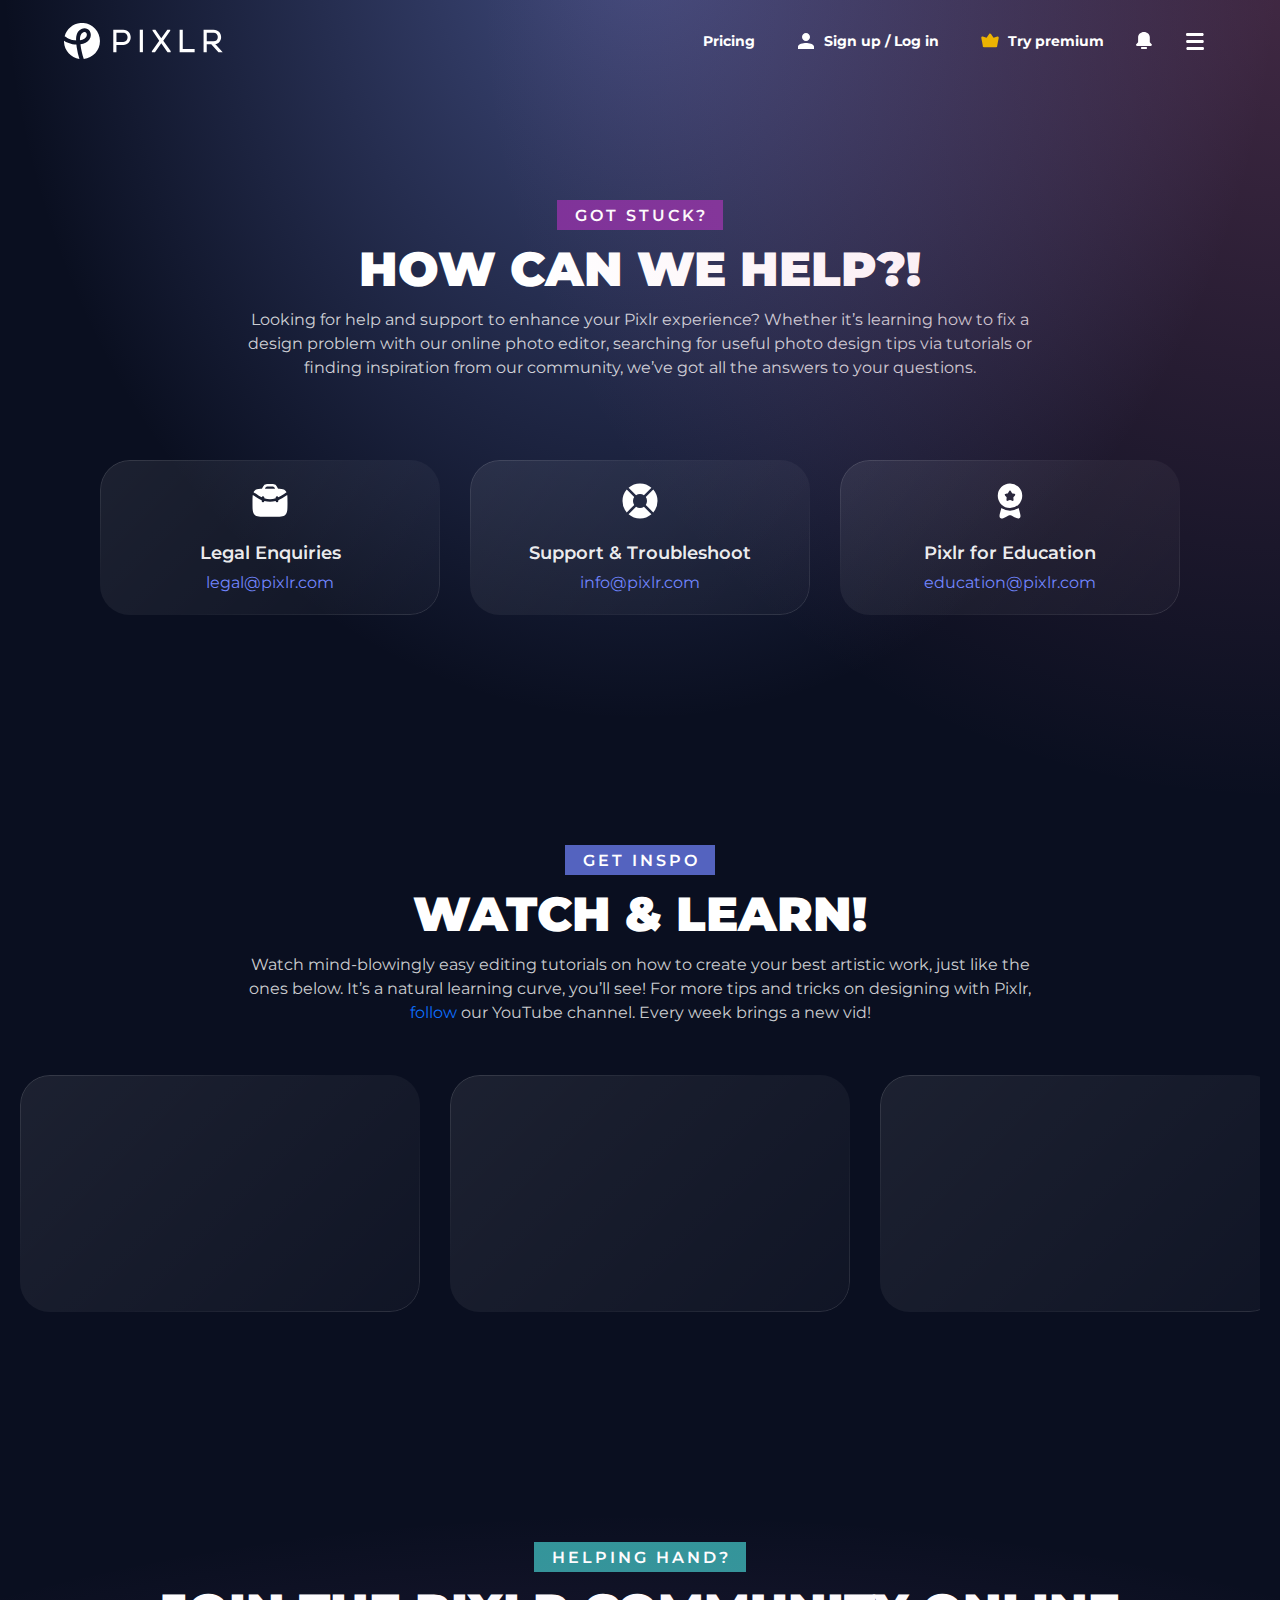
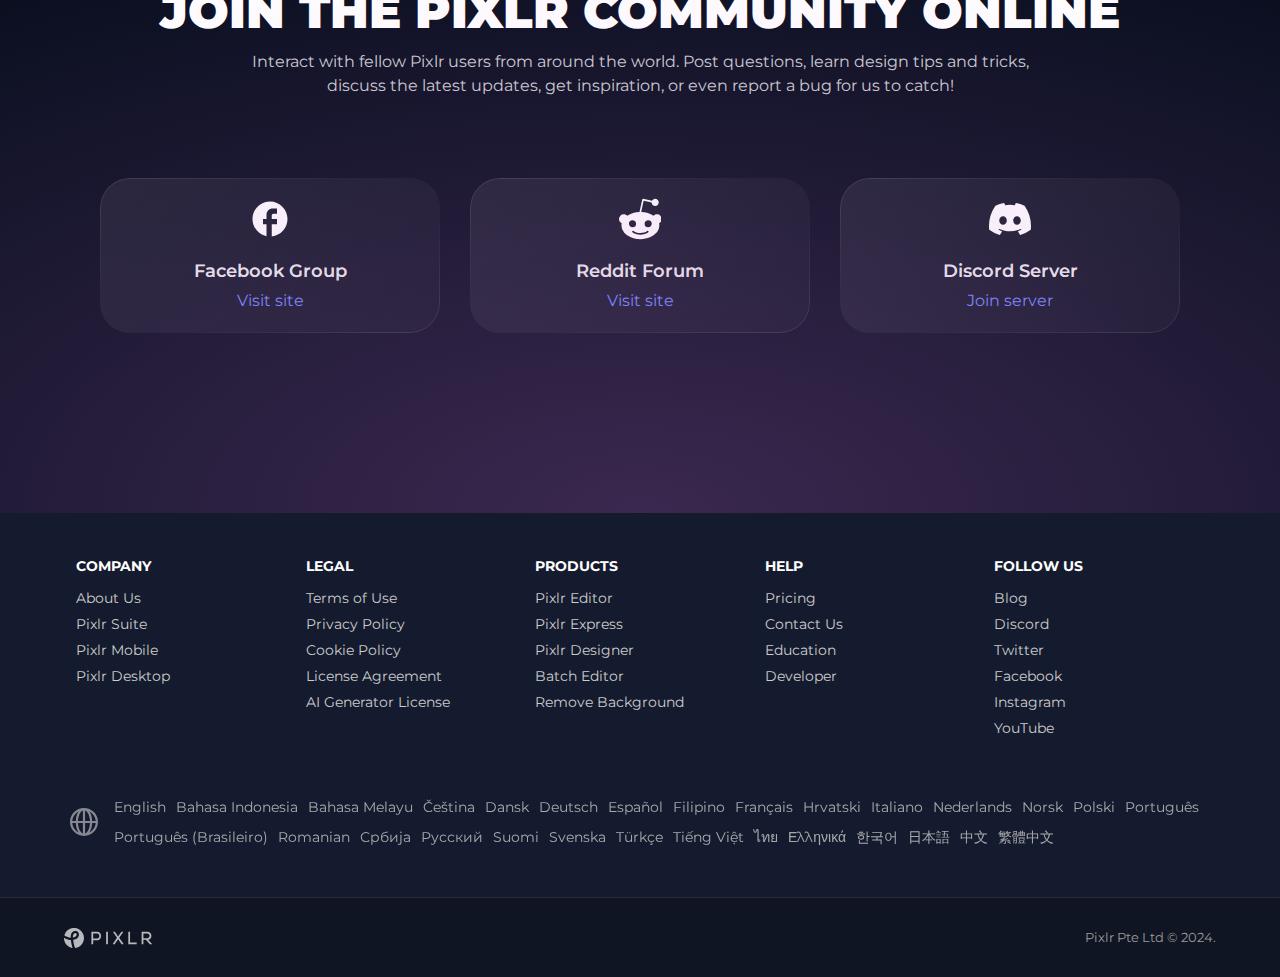
<file: support.html>
<!DOCTYPE html>
<html lang="en">
<head>
    <meta charset="UTF-8">
    <meta name="viewport" content="width=device-width, initial-scale=1.0">
    <title>Support & Help : Pixlr </title>
    <link rel="stylesheet" href="https://cdnjs.cloudflare.com/ajax/libs/font-awesome/6.5.2/css/all.min.css" integrity="sha512-SnH5WK+bZxgPHs44uWIX+LLJAJ9/2PkPKZ5QiAj6Ta86w+fsb2TkcmfRyVX3pBnMFcV7oQPJkl9QevSCWr3W6A==" crossorigin="anonymous" referrerpolicy="no-referrer"/>

    <script src="https://cdn.jsdelivr.net/npm/@popperjs/core@2.11.8/dist/umd/popper.min.js" integrity="sha384-I7E8VVD/ismYTF4hNIPjVp/Zjvgyol6VFvRkX/vR+Vc4jQkC+hVqc2pM8ODewa9r" crossorigin="anonymous"></script>
    <script src="https://cdn.jsdelivr.net/npm/bootstrap@5.3.3/dist/js/bootstrap.min.js" integrity="sha384-0pUGZvbkm6XF6gxjEnlmuGrJXVbNuzT9qBBavbLwCsOGabYfZo0T0to5eqruptLy" crossorigin="anonymous"></script>
  
    <link href="https://cdn.jsdelivr.net/npm/bootstrap@5.3.3/dist/css/bootstrap.min.css" rel="stylesheet" integrity="sha384-QWTKZyjpPEjISv5WaRU9OFeRpok6YctnYmDr5pNlyT2bRjXh0JMhjY6hW+ALEwIH" crossorigin="anonymous"/>

    <link rel="stylesheet" href="https://site-assets.fontawesome.com/releases/v6.6.0/css/all.css"/>
    <link rel="shortcut icon" href="images/favicon-32x32.png" type="image/x-icon">
    <link rel="stylesheet" href="header.css">
    <link rel="stylesheet" href="support.css">
    <link rel="stylesheet" href="price.css">
    <link rel="stylesheet" href="style.css">
</head>
<body>
    <main>
        <div class="wrap">
            <header>
                <nav>
                    <div class="logo">
                        <a href="index.html"><img src="images/pixlr-logo.svg" alt=""></a>
                    </div>
                    <ul class="nav-list">
                        <li><a href="price.html">Pricing</a></li>
                        <li><a href="#"><img src="images/user.svg" alt="">Sign up / Log in</a></li>
                        <li><a href="#"><img src="images/trypermium.svg" alt="">Try premium</a></li>
                        <li><button><img src="images/notification.svg" alt=""></button></li>
                        <div class="dropdown">
                            <button class="dropbtn"><img src="images/menu.svg" alt=""></button>
                            <div class="dropdown-menu">
                                <div class="dropdown-content">
                                    <a href="#"><img src="images/e-icon.svg" alt="">Pixlr Editor</a>
                                    <a href="#"><img src="images/x-icon.svg" alt="">Pixlr Express</a>
                                    <a href="#"><img src="images/d-icon.svg" alt="">Pixlr Designer</a>
                                    <a href="#"><img src="images/b-icon.svg" alt="">Batch Editor</a>
                                    <a href="#"><img src="images/bg-icon.svg" alt="">Remove BG</a>
                                    <br class="mob-menu">
                                    <a href="#" class="mob-menu"><img src="images/person.svg" alt="">Sign up / Log in</a>
                                    <a href="#" class="mob-menu"><img src="images/bell.svg" alt="">Latest News</a>
                                    <br>
                                    <a href="#"><img src="images/face-swap 2.svg" alt="">AI Face Swap</a>
                                    <a href="generate.html"><img src="images/image-generator.svg" alt="">AI Image Generator</a>
                                    <a href="#"><img src="images/photo-collage.svg" alt="">Phot Collage Maker</a>
                                    <details>
                                        <summary>
                                            <img src="images/tool.svg" alt="">More Tools ..
                                        </summary>
                                        <a href="#"><img src="images/converter.svg" alt="">File Converter</a>
                                    </details>
                                    <br>
                                    <a href="#"><img src="images/mobile.svg" alt="">Mobile Apps</a>
                                    <a href="#"><img src="images/desktop.svg" alt="">Desktop Apps</a>
                                    <a href="#"><img src="images/templates.svg" alt="">Design Templates</a>
                                    <br>
                                    <a href="#"><img src="images/video.svg" alt="">Video Tutorials</a>
                                    <a href="#"><img src="images/learn.svg" alt="">Learn & Education</a>
                                    <a href="support.html"><img src="images/support.svg" alt="">Contact & Support</a>
                                    <a href="price.html"><img src="images/premium (2).svg" alt="">Pricing & Free Trial</a>
                                  </div>
                            </div>
                        </div>
                    </ul>
                </nav>
            </header>

            <section class="support">
                <div class="support-head">
                    <span class="row-label" style="background-color: #7e3299 !important">Got Stuck?</span>
                    <h2 class="row-title">How can we help?!</h2>
                    <p>Looking for help and support to enhance your Pixlr experience? Whether it’s learning how to fix a design problem with our online photo editor, searching for useful photo design tips via tutorials or finding inspiration from our community, we’ve got all the answers to your questions.</p>
                </div>
                <div class="reels-boxes">
                    <div class="reels">
                        <div class="box-shine">
                            <img src="images/legal.svg" class="icon">
                            <h3>Legal Enquiries</h3>
                            <p><a class="link" href="#">legal@pixlr.com</a></p> 
                        </div>
                        <div class="box-shine">
                            <img src="images/support (1).svg" class="icon">
                            <h3>Support &amp; Troubleshoot</h3>
                            <p><a class="link" href="#">info@pixlr.com</a></p> 
                        </div>
                        <div class="box-shine">
                            <img src="images/education.svg" class="icon">
                            <h3>Pixlr for Education</h3>
                            <p><a class="link" href="#">education@pixlr.com</a></p> 
                        </div>
                    </div>
                </div>
                <div class="watch-learn">
                    <span class="row-label" style="background-color: #5463bf !important;">Get inspo</span>
                    <h2 class="row-title">Watch & Learn!</h2>
                    <p>Watch mind-blowingly easy editing tutorials on how to create your best artistic work, just like the ones below. It’s a natural learning curve, you’ll see! For more tips and tricks on designing with Pixlr, <a href="#" class="link" target="_blank">follow</a> our YouTube channel. Every week brings a new vid!</p>
                </div>
                <div class="learn-videos">
                    <div class="videos">
                        <div class="box-shine">
                            <iframe width="100%" height="210px" src="https://www.youtube.com/embed/LeWYNeWgNcw" title="YouTube video player" frameborder="0" allow="accelerometer;clipboard-write; encrypted-media; gyroscope; picture-in-picture" allowfullscreen=""></iframe>
                        </div>
                        <div class="box-shine">
                            <iframe width="100%" height="200px" src="https://www.youtube.com/embed/3vKwCt25SYA" title="YouTube video player" frameborder="0" allow="accelerometer; autoplay; clipboard-write; encrypted-media; gyroscope; picture-in-picture" allowfullscreen=""></iframe>
                        </div>
                        <div class="box-shine">
                            <iframe width="100%" height="200px" src="https://www.youtube.com/embed/Mo7JHUQjYw4" title="YouTube video player" frameborder="0" allow="accelerometer; autoplay; clipboard-write; encrypted-media; gyroscope; picture-in-picture" allowfullscreen=""></iframe>
                        </div>
                        <div class="box-shine">
                            <iframe width="100%" height="200px" src="https://www.youtube.com/embed/P7IFgsKKck8" title="YouTube video player" frameborder="0" allow="accelerometer; autoplay; clipboard-write; encrypted-media; gyroscope; picture-in-picture" allowfullscreen=""></iframe>
                        </div>
                    </div>
                </div>
                <div class="support-help">
                    <span class="row-label" style="background-color: #329599 !important;">Helping Hand?</span>
                    <h2 class="row-title">Join the Pixlr Community online</h2>
                    <p>Interact with fellow Pixlr users from around the world. Post questions, learn design tips and tricks, discuss the latest updates, get inspiration, or even report a bug for us to catch!</p>
                </div>
                <div class="support-boxes">
                    <div class="reels">
                        <div class="box-shine">
                            <img src="images/facebook.svg" class="icon">
                            <h3>Facebook Group</h3>
                            <p><a class="link" href="#">Visit site</a></p> 
                        </div>
                        <div class="box-shine">
                            <img src="images/reddit.svg" class="icon">
                            <h3>Reddit Forum</h3>
                            <p><a class="link" href="#">Visit site</a></p> 
                        </div>
                        <div class="box-shine">
                            <img src="images/discord.svg" class="icon">
                            <h3>Discord Server</h3>
                            <p><a class="link" href="#">Join server</a></p> 
                        </div>
                    </div>
                </div>
            </section>
            <footer>
                <div class="footer-content">
                    <div class="footer-links">
                        <ul>
                            <li class="column-head">Company</li>
                            <li><a href="#">About Us</a></li>
                            <li><a href="#">Pixlr Suite</a></li>
                            <li><a href="#">Pixlr Mobile</a></li>
                            <li><a href="#">Pixlr Desktop</a></li>
                        </ul>
                        <ul>
                            <li class="column-head">Legal</li>
                            <li><a href="#">Terms of Use</a></li>
                            <li><a href="#">Privacy Policy</a></li>
                            <li><a href="#">Cookie Policy</a></li>
                            <li><a href="#">License Agreement</a></li>
                            <li><a href="#">AI Generator License</a></li>
                        </ul>
                        <ul>
                            <li class="column-head">Products</li>
                            <li><a href="#">Pixlr Editor</a></li>
                            <li><a href="#">Pixlr Express</a></li>
                            <li><a href="#">Pixlr Designer</a></li>
                            <li><a href="#">Batch Editor</a></li>
                            <li><a href="#">Remove Background</a></li>
                        </ul>
                        <ul>
                            <li class="column-head">Help</li>
                            <li><a href="#">Pricing</a></li>
                            <li><a href="#">Contact Us</a></li>
                            <li><a href="#">Education</a></li>
                            <li><a href="#">Developer</a></li>
                        </ul>
                        <ul>
                            <li class="column-head">Follow Us</li>
                            <li><a href="#" target="_blank">Blog</a></li>
                            <li><a href="#" target="_blank">Discord</a></li>
                            <li><a href="#" target="_blank">Twitter</a></li>
                            <li><a href="#" target="_blank">Facebook</a></li>
                            <li><a href="#" target="_blank">Instagram</a></li>
                            <li><a href="#" target="_blank">YouTube</a></li>
                        </ul>
                    </div>
        
                    <div class="footer-language">
                        <div class="language-selector">
                            <div class="language-icon">
                                <img src="images/language.svg" alt="language-icon" class="languageicon">
                            </div>
                            <div class="languages">
                                <span>English</span>
                                <span>Bahasa Indonesia</span>
                                <span>Bahasa Melayu</span>
                                <span>Čeština</span>
                                <span>Dansk</span>
                                <span>Deutsch</span>
                                <span>Español</span>
                                <span>Filipino</span>
                                <span>Français</span>
                                <span>Hrvatski</span>
                                <span>Italiano</span>
                                <span>Nederlands</span>
                                <span>Norsk</span>
                                <span>Polski</span>
                                <span>Português</span>
                                <span>Português (Brasileiro)</span>
                                <span>Romanian</span>
                                <span>Србија</span>
                                <span>Русский</span>
                                <span>Suomi</span>
                                <span>Svenska</span>
                                <span>Türkçe</span>
                                <span>Tiếng Việt</span>
                                <span>ไทย</span>
                                <span>Ελληνικά</span>
                                <span>한국어</span>
                                <span>日本語</span>
                                <span>中文</span>
                                <span>繁體中文</span>
                            </div>
                        </div>
                    </div>
                </div>
        
                <div class="footer-bottom">
                    <img src="images/pixlr-logo.svg" width="90" height="20" alt="Pixlr.com">
                    <div class="copyright">
                        Pixlr Pte Ltd © 2024.
                    </div>
                </div>
            </footer>
        </div>
    </main>
</body>
</html>
</file>
<file: style.css>
@import url('https://fonts.googleapis.com/css2?family=Chakra+Petch:wght@700&family=League+Spartan&family=Montserrat:ital,wght@0,100..900;1,100..900&family=Poppins:wght@400;500;600;700;800;900&display=swap');

* {
    margin: 0;
    padding: 0;
    box-sizing: border-box;
}
html{
scroll-behavior: smooth;
}
body::-webkit-scrollbar {
    display: block;
    width: 8px;
    border-radius: 12px;
    background: transparent;
}
body::-webkit-scrollbar-thumb {
    background-color: #3b3f4d;
    border-radius: 5px;
    width: 8px;
}
body::-webkit-scrollbar-thumb:hover {
    background-color: #6C6F79
}
body {
    background-color: #0a0f20;
    color: #fff;
    font-family: "Montserrat", sans-serif !important;
}
a {
    text-decoration: none;
}
ul, li {
    padding: 0;
} 
.hero-section {
    background-color: #0a0f20;
    background-image: radial-gradient(ellipse 40% 100% at 60% -10%, rgba(119, 138, 232, .3), rgba(119, 138, 232, 0));
    background-repeat: no-repeat;
    color: #fff;
    display: flex;
    flex-direction: column;
    overflow: hidden;
    position: relative;
}

/* Hero section */
.hero-sec {
    max-width: 1200px;
    margin: 30px auto;
    margin-top: 70px;
    min-height: fit-content;
    text-align: center;
}
.hero-sec .hero-content {
    max-width: 820px;
    margin: 0 auto;
}
.hero-sec h1 {
    color: #ffffffbb;
    font-size: 1.6rem;
    font-weight: 600;
    letter-spacing: 2px;
    line-height: 3rem;
}
.hero-sec h1 strong {
    -webkit-text-fill-color: transparent;
    background: linear-gradient(141deg, #9c26d7, #1eb1db);
    background-clip: text;
    background-size: cover;
    display: block;
    font-size: 6rem;
    font-weight: 900;
    line-height: 7rem;
    margin-bottom: 10px;
    text-transform: uppercase;
}
.hero-sec p {
    color: #ffffffbb;
    font-size: 18px;
    font-weight: 400;
    margin-bottom: 4rem;
    padding: 0 3.8rem;
    line-height: 24px;
}
.hero-sec .buttons {
    gap: 30px;
    display: flex;
    align-items: center;
    justify-content: center;
    margin-top: 2rem;
}
.hero-sec .buttons a {
    background: rgba(0, 0, 0, .22);
    border: 2px solid rgba(150, 92, 201, .342);
    color: #ffffffcc;
    font-size: 17px;
    font-weight: 400;
    height: 55px;
    padding: 0 36px;
    border-radius: 50px;
    display: flex;
    align-items: center;
    justify-content: center;
    cursor: pointer;
}
.hero-sec .buttons a:hover {
    background: transparent;
    box-shadow: 0 0 5px #ffffff77, -5px 0 20px rgba(255, 0, 255, .7), 5px 0 20px rgba(0, 255, 255, .7);
    color: #fff;
}
.hero-sec .buttons img {
    opacity: .8;
    transition: all .15s linear;
    width: 24px;
    height: 24px;
    margin-right: 0.8rem;
}
hr {
    background-color: rgba(0, 0, 0, .1);
    border-top: 1px solid hsla(0, 0%, 100%, .1);
    width: 100%;
    z-index: 3;
    margin-bottom: 0;
}


.neon-bg{
    background: radial-gradient(50% 50% at 50% 50%, rgba(142, 177, 223, .24) 0, rgba(161, 155, 228, 0) 100%), radial-gradient(40% 40% at 50% 50%, rgba(255, 134, 189, .14) 0, rgba(222, 141, 178, 0) 100%);

}

.app-section {
    background-color: #151b2e; 
    padding: 30px 10px;
    text-align: center; 
}
.app-section .container {
    max-width: 1200px;
    margin: 0 auto;
}
.app-row {
    display: flex;
    justify-content: space-between;
    align-items: center;
    flex-wrap: wrap;
    padding: 0 20px;
    width: 100%;
}
.app-item {
    flex: 1;
    min-width: 180px;
    max-width: 180px;
    background-color: #151b2e;
    border-radius: 8px; 
    border: 1px solid hsla(0, 0%, 100%, 0);
    padding: 20px 10px;
    text-align: center;
    transition: all .15s linear;
    position: relative;
    cursor: pointer;
}
.app-item img {
    width: 92px;
    height: 92px;
    margin-bottom: 15px;
    transition: opacity 0.3s ease;
    border-radius: 20px;
}
.app-item:hover {
    background-color: #ffffff11;
    border: 1px solid hsla(0, 0%, 100%, .1);
    text-decoration: none;
    transform: translateY(-6px);
}
.app-item:hover img {
    opacity: 0.8;
}
.app-title {
    color: #fff;
    font-size: 18px;
    font-weight: 400;
    margin-top: 16px;
    white-space: nowrap;
    margin: 0;
}
.app-subtitle {
    color: #ffffff99;
    font-size: 13px;
}

/* Quick links */
#quick-link-section {
    background-image: linear-gradient(120deg, #8750ad, #7785d9);
    background-repeat: no-repeat;
    color: #fff;
    min-height: 500px;
    padding: 80px 0;
    position: relative;
}

.wrap.center {
    align-items: center;
    display: flex;
    flex-direction: column;
    text-align: center;
}

.wrap {
    margin: 0 auto;
    max-width: 1920px;
    position: relative;
    width: 90%;
}

.quick-links {
    display: grid;
    gap: 20px;
    grid-template-columns: repeat(auto-fit, minmax(300px, 1fr));
    margin-top: 20px;
}

.row-label {
    color: #fff;
    font-size: 1rem;
    letter-spacing: 3px;
    margin-bottom: 10px;
    padding: 4px 15px 2px 18px;
    font-weight: 600;
    text-transform: uppercase;
    background-color: #7e3299;
}

.row-title {
    color: #fff;
    font-size: 3rem;
    font-weight: 900;
    text-transform: uppercase;
}

.wrap.center p {
    color: #ffffffcc;
    max-width: 800px;
    text-align: center;
    margin: 10px 0;
}

.quick-links li {
    display: list-item;
    text-align: -webkit-match-parent;
    unicode-bidi: isolate;
}

.quick-links li {
    list-style: none;
}

.quick-links a {
    align-items: center;
    background-color: hsla(0, 0%, 100%, .1);
    border-radius: 10px;
    color: #fff;
    cursor: pointer;
    display: flex;
    font-size: 15px;
    gap: 10px;
    height: 50px;
    opacity: .8;
    overflow: hidden;
    padding: 0 20px;
    transition: all .15s linear;
}

.quick-links a:hover {
    background-color: #724e7f;
    opacity: 1;
}

/* heading bg */
h1 span {
    display: inline-block;
    position: relative;
}
 h1 span .stroke.pink {
    stroke: #f7345e;
}
h1 span .stroke.yellow {
    stroke: #fcb520;
}
h1 span .stroke {
    stroke-width: 2;
    bottom: -13px;
    display: block;
    height: 20px;
    left: 0;
    position: absolute;
    width: 100%;
}
#generative-bg{
    background-color: #0a0f20 !important;
    color: white;
    padding:40px;
   
    
}

.generative-sub-title{
    background-color: #5463bf;
    color: #fff;
    font-size: 1rem;
    letter-spacing: 3px;
   margin:  80px  auto 20px auto;
    padding: 4px 15px 2px 18px;
    font-weight: 600;
    text-transform: uppercase;
    text-align: center;
    width: fit-content;
}
.generative-title {
    color: #fff;
    font-weight: 900;
    text-align: center;
    text-transform: uppercase;
    
    font-size: 3rem !important;
}

.generative-decs {
    max-width: 800px;
    color: #ffffffcc;
    margin:  10px  auto 120px auto;
    text-align: center;
}

.ai-tools .row{
    align-items: center;
}
.ai-tools h4{
    color: #7286ff ;
    font-size: .875rem !important;
    letter-spacing: 4px;
    line-height: 1.4;
    text-align: left !important;
    font-weight: 600;
    text-transform: uppercase;
}
.ai-tools h1{
    color: #ffffffee;
    font-size: 2em;
    font-weight: 900;
}
.ai-tools p{
    color: #ffffffcc;
    margin: 10px  0 0 0;
    max-width: 400px;
}

.ai-tools button{
    background-color: #5463bf;
    color: #fff;
    font-size: 1rem;
    font-weight: 400;
    border: none;
    height: 44px;
    margin-top: 20px;
    padding: 0 40px;
    border-radius: 50px;
    transition: all 200ms;
    width: fit-content;
}
.ai-tools button:hover{
    
        box-shadow: 0 0 15px #5463bf;
}
.ai-tools a{
    text-decoration: none;
    color: #fff;
}

/* generative ain img */
.ai-tools{
    margin: 100px 10px;
    width: 100%;
}
.img-bg{
    background: radial-gradient(50% 50% at 50% 50%, rgba(142, 177, 223, .24) 0, rgba(161, 155, 228, 0) 100%), radial-gradient(40% 40% at 50% 50%, rgba(255, 134, 189, .14) 0, rgba(222, 141, 178, 0) 100%);

}
.ai-tools-img
{
    padding: 0px 20px;
    position: relative;
   display: flex;
   flex-direction: row;
   justify-content: center;
   transition: all .2s ease-in-out;

 
}
.ai-tools-img img{
    max-height: 470px;
    border-radius: 20px;
}
.center-img {
    z-index: 99 !important;
   
}
.ai-left-side-img img{
   
    max-height: 410px ;
    position: absolute;
    transform: translateX(-45%);
    margin-top: 30px;
   transition: all .2s ease-in-out;

}
/* hover effect img */
.ai-tools-img:hover .ai-left-side-img img{
    transform: translateX(-70%);

}
.ai-tools-img:hover .ai-right-side-img img{
    transform: translateX(-35%);

}
.ai-right-side-img img{

    max-height: 410px ;
    position: absolute;
    transform: translateX(-55%);
    transition: all .2s ease-in-out;

    margin-top: 30px;
}




/* generative fill */
#ai-generative-fill{
    margin-top: 125px;
}
.fill-img  {
    position: relative;
    display: flex;
    justify-content: center;
    align-items: center;
    padding: 20px;
    background: radial-gradient(50% 50% at 50% 50%, rgba(142, 177, 223, .24) 0, rgba(161, 155, 228, 0) 100%), radial-gradient(40% 40% at 50% 50%, rgba(255, 134, 189, .14) 0, rgba(222, 141, 178, 0) 100%);
    transition: all .3s ease-in-out;

}
.fill-img:hover .fill-img-1
{
    transform: translate(-35%, -10%);

}
.fill-img:hover .fill-img-2
{
    transform: translate(35%, 10%);

}
.fill-img-1 {
    transform: translate(-25%, -5%);
    z-index: 2;
}
.fill-img-2 {
    box-shadow: 0 5px 15px rgba(0, 0, 0, .4);
    transform: translate(25%, 5%);
    z-index: 3;
}
.fill-img img {

    max-width: 330px;
    pointer-events: none;
    position: absolute;
    transition: all .3s ease-in-out;
    border-radius: 25px;
}
.ex-prompt {
    align-items: center;
    backdrop-filter: blur(10px);
    background-color: hsla(0, 0%, 100%, .1);
    border: 2px solid hsla(0, 0%, 100%, .2);
    border-radius: 25px;
    bottom: 60px;
    box-shadow: 0 5px 15px rgba(0, 0, 0, .35);
    color: #fff;
    display: flex;
    font-size: 18px;
    height: 50px;
    justify-content: space-between;
    left: 10%;
    overflow-x: hidden;
    padding: 4px 4px 4px 20px;
    position: absolute;
    text-shadow: 0 1px 2px #26262b;
    width: 450px;
    z-index: 5;
}

.ex-prompt a {
    background-color: rgba(0, 0, 0, .9);
    border-radius: 25px;
    color: #fff;
    font-size: 14px;
    font-weight: 700;
    line-height: 38px;
    padding: 0 30px;
    text-shadow: none;
    transition: all .3s ease-in-out;
    text-decoration: none;
}

.ex-prompt:hover a {
    background-color: #8c54bd;
    color: #fff;
    text-decoration: none;
}




/* expend img */

#ai-generative-expand{
    margin-top: 150px;
}
.expend-img{
    position: relative;
    display: flex;
    justify-content: center;
    align-items: center;
    padding: 0;
    background: radial-gradient(50% 50% at 50% 50%, rgba(142, 177, 223, .24) 0, rgba(161, 155, 228, 0) 100%), radial-gradient(40% 40% at 50% 50%, rgba(255, 134, 189, .14) 0, rgba(222, 141, 178, 0) 100%);
    transition: all .3s ease-in-out;
    z-index: 2;

}
.expend-img-1 {
    transform: scale(.7);
    width: 100%;
    position: absolute;
    z-index: 2;
    transition: all .3s linear;
    height: auto;

}   
.expend-img:hover .expend-img-1{
    transform: scale(1);
}
.expend-img:hover .expend-img-2{
    box-shadow: 0 5px 15px transparent;
    z-index: 3;
}
.expend-img-2 {
    box-shadow: 0 5px 15px rgba(0, 0, 0, .4);
    width: 41.666666666%;
    z-index: 3;
    transition: all .3s linear;
    height: auto;
    /* margin-top: 9px; */

}

.expend-img img{
    border-radius: 25px;
}


/* slider section generative */

.reels {
    display: flex;
    gap: 30px;
    flex-direction: row;
    overflow-x: auto !important;
    padding-bottom: 30px;
    margin-top: 40px;
    
}
.reels::-webkit-scrollbar {
    width: 3px;
    height: 8px;
  }
  
 /* Track */

.reels::-webkit-scrollbar-track {
    background: transparent; 
  }
   
  /* Handle */
.reels::-webkit-scrollbar-thumb {
    background:hsla(0, 0%, 100%, .1); 
    border-radius: 10px;

  }
.box-shine .hero {
    border-radius: 18px;
    height: auto;
    width: 100%;
}
.box-shine {
    background: linear-gradient(135deg, hsla(0, 0%, 100%, .1), hsla(0, 0%, 100%, 0));
    background-position: 50% 50%;
    background-repeat: no-repeat;
    background-size: 200% 200%;
    border-radius: 30px;
    max-width: 340px;
    min-width: 340px;
    padding: 20px;
    position: relative;
    transition: all .30s linear;
    color: #7286ff;
    cursor: pointer;
    text-decoration: none;
}
.box-shine:hover
{
    background:  hsla(0, 0%, 90%, .1);
}
.box-shine h3 {
    color: #ffffffee;
    font-size: 1.1rem;
    font-weight: 600;
    margin-top: 20px;
}
.box-shine p {
    color: hsla(0, 0%, 100%, .7);
    margin-top: 5px;
}



/* design  sec */
#design-first-sec 
{
    margin-top: 100px;
}
#design-second-sec{
    margin-top: 100px !important;
}
#design-third-sec{
    margin-top: 140px !important;
}
section.design {
    background-color: #0a1920;
    background-image: radial-gradient(ellipse 120% 100% at 50% -10%, #00a8e0a6, #4775ff00), radial-gradient(ellipse 50% 100% at 50% -30%, #ffffff70, #ffffff00);
    background-repeat: no-repeat;
    background-size: 100vw 2000px;
    color: #fff;
    display: flex;
    flex-direction: column;
   
    padding: 100px 50px;
}
.design-title{
    margin: 10px auto;
    text-align: center;
}
.design-title h4{
    background-color: #f1ad1e;
    width: fit-content;
    font-size: 1rem;
    letter-spacing: 3px;
    margin: 0 auto 20px auto;
    padding: 4px 15px 2px 18px;
}
.design-title h1{
    color: #fff;
    font-weight: 900;
    text-align: center;
    text-transform: uppercase;
    
    font-size: 3em;
    font-weight: 900;
}
.design-title p{
    color: #ffffffcc;
    max-width: 800px;
    margin: 10px 0 0 0;
}

#design-first-sec .row{
    align-items: center;
}
.design-con h4{
    color: #fcb520 !important;
    font-size: .875rem !important;
    letter-spacing: 4px;
    line-height: 1.4;
    text-align: left !important;
    font-weight: 600;
    text-transform: uppercase;
}
.design-con h1{
    color: #ffffffee;
    font-size: 2em;
    font-weight: 900;
}
.design-con p{
    color: #ffffffcc;
    margin: 10px  0 30px 0;
    /* max-width: 400px; */
}

.design-img-first{
    padding: 40px;
}
.design-img-first img{
    border-radius: 25px;
}
.design-con a{
    background-color: #e19b08;
    color: #fff;
    font-size: 1rem;
    font-weight: 400;
     transition: all 200ms;
    margin-top: 40px;
    padding: 10px 40px;
    text-decoration: none;
    border-radius: 50px;
}
.design-con a:hover{
   
        box-shadow: 0 0 15px #f1ad1e;
}
/* design img sec  */

#design-second-sec{
    margin-top:0px;
}

.design-img{
    position: relative;
    justify-content: center;
    display: flex;
    padding: 20px ;
    align-items: center;
    background: radial-gradient(50% 50% at 50% 50%, rgba(142, 177, 223, .24) 0, rgba(161, 155, 228, 0) 100%), radial-gradient(40% 40% at 50% 50%, rgba(255, 134, 189, .14) 0, rgba(222, 141, 178, 0) 100%);
    transition: all .3s ease-in-out;
}

.design-img:hover .design-img-1
{
    transform: translate(-25%, -10%);

}
.design-img:hover .design-img-2
{
    transform: translate(35%, 18%);

}
.design-img-1 {
    transform: translate(-16%, -5%);
    z-index: 2;
}
.design-img-2 {
    box-shadow: 0 5px 15px rgba(0, 0, 0, .4);
    transform: translate(25%, 15%);
    z-index: 3;
}
.design-img img {

    max-width: 450px;
    pointer-events: none;
    position: absolute;
    transition: all .3s ease-in-out;
    border-radius: 25px;
    width: 60%;
}


/* design thrid sec */

.filter-img{
    position: relative;
    display: flex;
    flex-direction: row;
    justify-content: center;
    padding: 20px;
   align-items: center;
   transition: all .2s linear;
   background: radial-gradient(50% 50% at 50% 50%, rgba(142, 177, 223, .24) 0, rgba(161, 155, 228, 0) 100%), radial-gradient(40% 40% at 50% 50%, rgba(255, 134, 189, .14) 0, rgba(222, 141, 178, 0) 100%);
}

.filter-img .filter-img-1
{
    
        box-shadow: 0 5px 15px rgba(0, 0, 0, .4);
        transform: translate(-10%);
        z-index: 2;
        border-radius: 25px;
    transition: all .2s ease-in-out;

        
}
.filter-img:hover .filter-img-2{
    cursor: pointer;
    transform: translate(110%, 0%);

}
.filter-img .filter-img-2{
   
        max-width: 200px;
        transform: translate(100%, -10%);
        width: 30%;
        z-index: 3;
        position: absolute;
}
.filter-img img {
    height: auto;
    max-width: 320px;
    pointer-events: none;
    position: absolute;
    transition: all .2s ease-in-out;
    width: 50%;
}

#desing-third-sec .row{
    align-items: center;
}

.d-slider-title{
    color: #e19b08 !important;
}
.wrap .reels{
    overflow-x: auto !important;
}
.silder-2 .reels{
  overflow-x:auto!important;
}
.silder-2 h4{
    color: #e19b08;
    font-size: .875rem !important;
    letter-spacing: 4px;
    line-height: 1.4;
    text-align: left !important;
    font-weight: 600;
    text-transform: uppercase;
}
.silder-2 h1{
    color: #ffffffee;
    font-size: 2em;
    font-weight: 900;
}
/* testimonial sec */

#testimonial{
    background-color: #0a0f20;
    background-image: radial-gradient(ellipse 50% 100% at 50% -10%, #7889df80, #778ae800);
    background-repeat: no-repeat;
    background-size: 100% 800px;
    position: relative;
    padding: 50px 0px 100px ;
    overflow-y: hidden;
}
.rev-inner{
    margin-top: 80px !important;
    padding: 0px 0px 0px 30px;
}
.rev-inner .reels{
    overflow-x: auto !important;
}
.test-title{
    text-align: center;
    margin: 20px auto;
}
.test-title h4{
    background-color: #f59709;

    color: #fff;
    font-size: 1rem;
    letter-spacing: 3px;
    margin-bottom: 10px;
    padding: 4px 15px 2px 18px;
    font-weight: 600;
    text-transform: uppercase;
    width: fit-content;
    margin: 20px auto;
}
.test-title h1{
    color: #fff;
    font-weight: 900;
    text-align: center;
    text-transform: uppercase;
    font-size: 3rem !important;
}

.rev{
    margin:20px 0px;
}
 .box-shine h4 {
    color: #ffffffee !important;
    font-size: 1.1rem;
    font-weight: 600;
    margin-top: 20px;
}
.box-shine p{
    color: hsla(0, 0%, 100%, .7);
    margin-top: 5px;
}


/* Upsell */
.upsell {
    background-image: linear-gradient(120deg, #fca90b, #da4e01);
    background-repeat: no-repeat;
    color: #fff;
    display: flex;
    flex-direction: column;
    align-items: center;
    justify-content: center;
    margin: 0 auto;
    width: 100%;
    height: 100vh;
}
.upsell-content {
    align-items: center;
    display: flex;
    flex-direction: column;
    justify-content: center;
}
.upsell-content img {
    width: 75px;
    height: 75px;
}
.upsell-content span {
    background-color: #000;
    font-weight: 600;
    text-transform: uppercase;
    color: #fff;
    font-size: 1rem;
    letter-spacing: 3px;
    margin-bottom: 10px;
    margin-top: 16px;
    padding: 4px 15px 2px 18px;
}
.upsell-content .upsell-title {
    font-size: 3rem;
    color: #fff;
    font-weight: 900;
    text-align: center;
    text-transform: uppercase;
    margin-top: 8px;
}
.upsell-content p {
    font-size: 16px;
    line-height: 24px;
    color: #ffffffcc;
    margin: 0;
    max-width: 800px;
    text-align: center;
}
.upsell-content .upsellbtn {
    background-color: #000;
    color: #fff;
    border-radius: 50px;
    font-size: 14px;
    height: 46px;
    min-height: 40px;
    box-shadow: 0 0 15px transparent;
    cursor: pointer;
    display: inline-flex;
    align-items: center;
    flex-direction: row;
    font-weight: 700;
    width: 250px;
    justify-content: center;
    padding: 0 20px;
    position: relative;
    transition: all .15s linear;
    user-select: none;
    white-space: nowrap;
    margin-top: 30px;
}

/* Faq */
.faq {
    background-color: #6e428f;
    background-image: linear-gradient(120deg, #6e428f, #7785d9), radial-gradient(ellipse 120% 100% at 50% -10%, #0064e040, #4775ff00), radial-gradient(ellipse 50% 100% at 50% -30%, #ffffff70, #ffffff00);
    color: #fff;
    display: flex;
    flex-direction: column;
    justify-content: center;
    padding: 30px 0;
}
.faq-top {
    display: flex;
    align-items: center;
    flex-direction: column;
    max-width: 1200px;
    margin: 10px auto;
}
.faq-top span {
    background-color: #7e3299;
    font-weight: 600;
    text-transform: uppercase;
    color: #fff;
    font-size: 1rem;
    margin-top: 20px;
    letter-spacing: 3px;
    margin-bottom: 10px;
    padding: 4px 15px 2px 18px;
}
.faq-top h2 {
    font-size: 3rem;
    color: #fff;
    font-weight: 900;
    text-align: center;
    text-transform: uppercase;
    margin-top: 10px
}
.faq-content {
    position: relative;
    margin: 50px;
    padding: 0 5rem;
}
.faq-content details {
    border-bottom: 1px solid #ffffff15;
    color: #ffffffaa;
    font-size: 1rem;
    line-height: 1.6rem;
    margin-bottom: 10px;
    margin-top: 20px;
    padding: 0 20px;
    padding-bottom: 10px;
}
.faq-content summary {
    color: #fff;
    cursor: pointer;
    display: flex;
    font-size: 1.2rem;
    font-weight: 700;
    justify-content: space-between;
    list-style: none;
    padding-bottom: 10px;
    transition: all .5s ease;
}
.faq-content summary::after {
    content: "\002B";
    margin-right: 10px;
}
.faq-content details[open] summary::after {
    content: "\00D7";
}

footer {
    background: #151b2e;
    color: #fff;
    padding: 40px 0;
    position: relative;
}

.footer-content {
    display: flex;
    flex-wrap: wrap;
    justify-content: space-between;
    max-width: 1200px;
    margin: 0 auto;
    padding: 0 20px;
}

.footer-links {
    display: grid;
    grid-template-columns: repeat(auto-fit, minmax(200px, 1fr));
    gap: 20px;
    width: 100%;
    padding: 0 1rem;
}

.footer-links ul li {
    list-style: none;
    line-height: 26px;
}

.footer-links li.column-head {
    font-size: 14px;
    font-weight: 700;
    margin-bottom: 6px;
    text-transform: uppercase;
}

.footer-links a {
    color: #ccc;
    font-size: 14px;
    font-weight: 400;
    line-height: 20px;
    text-decoration: none;
    text-transform: none;
}

.footer-links a:hover {
    color: #9baaff;
}

.footer-language {
    display: flex;
    align-items: center;
    flex-wrap: wrap;
    gap: 5px 10px;
    opacity: 0.8;
    background-color: rgba(21, 27, 46, 0.5); 
    padding: 40px 10px;
    margin-bottom: 50px;
    width: 100%;
    font-size: 13px;
}

.language-selector {
    display: flex;
    align-items: center;
    justify-content: center;
    color: #ccc;
}

.language-icon {
    margin-right: 1rem;
    opacity: 0.6;
}

.languages {
    display: flex;
    flex-wrap: wrap;
    gap: 10px;
}

.languages span {
    color: #ccc;
    font-size: 14px;
    font-weight: 400;
    line-height: 20px;
    text-decoration: none;
    text-transform: none;
    cursor: pointer;
}

.languages span:hover {
    color: #9baaff;
}

.footer-bottom {
    position: absolute;
    width: 100%;
    height: 80px;
    background: rgba(0, 0, 0, .22);
    border-top: 1px solid rgba(0, 0, 0, .1);
    bottom: 0;
    z-index: 4;
    display: flex;
    justify-content: space-between;
    align-items: center;
    border-top: 1px solid #2c2c2c;
    padding: 1rem 4rem;
    margin-top: 20px;
}

.footer-bottom img {
    vertical-align: middle;
    height: 20px;
    opacity: .7;
    width: auto;
    cursor: pointer;
}

.copyright {
    font-size: 13px;
    color: #999;
}

/* Responsive */

@media(max-width:1130px)
{
    .ai-left-side-img img , .ai-right-side-img img{
        max-height: 280px !important;
    }
    .ai-tools-img img{
        max-height: 350px;
    }
}

@media (max-width: 1025px) {
    .faq-content {
        padding: 0 3rem;
        margin: 30px 0;
    }
    .fill-img img {
        max-width: 260px;
        
    }
}

@media (max-width:870px)
{
    body .row{
        flex-direction: column !important;
        justify-content: center;
        align-items: center;
        gap: 0px;
    }
   
    .col-full-width{
        width: 100% !important;
    }
    .ai-tools p{
        max-width: 700px;
    }
    .ai-tools-img{
        margin: 40px auto !important; 
    }
    .fill-img{
        order: 2;
       margin-top: 200px !important;
    }
    .design-img
    {
        order: 2;
        margin-top: 220px !important;
        
    }
    .filter-img{
        margin-top: 220px !important;
    }
    #ai-generative-fill{
        margin-top: 0px;
        padding: 0px;
    }
    .ai-tools{
        margin: 40px auto;
    }
    .silder-2{
        margin-top: 240px !important;
    }
    .ex-prompt {
        
        bottom: -138px;
        left: 20%;
    }
    #design-second-sec
    {
        margin-top: 20px !important;
       
    }
    #ai-generative-expand
    {
        margin-top: 220px;
    }
    #design-third-sec {
        margin-top: 270px !important;
    }
    section.design{
        padding: 100px 40px 100px 20px;
    }

}

    @media (max-width: 825px) {
    .hero-sec {
        margin-top: 40px;
    }
    .hero-sec h1 {
        font-size: 1.2rem;
        line-height: 2rem;
    }
    .hero-sec h1 strong {
        font-size: 4rem;
        line-height: 4.2rem;
    }
    .hero-sec p {
        font-size: 16px;
        padding: 0 20px;
        margin-bottom: 3rem;
    }
    .hero-sec .buttons {
        flex-direction: column;
        gap: 25px;
    }
    .upsell-content {
        padding: 0 10px;
    }
    .upsell-content .upsell-title {
        font-size: 2rem;
    }
    .faq-top h2 {
        font-size: 2rem;
    }
    .faq-content {
        padding: 0 1rem;
    }
}

@media (max-width:768px)
{
.app-row {
    justify-content: center;
}
.app-item {
    width: 140px; 
}
.row-title {
    font-size: 40px;
}
.quick-links {
    grid-template-columns: repeat(auto-fit, minmax(200px, 1fr));
}

.quick-links a {
    font-size: 14px;
    height: 45px;
}
.design-img-first
{
    padding: 0px;
    margin: 40px 0px 0px 0px;
}
section.design{
    padding: 100px 20px 100px 20px;
}
.generative-decs {
    margin:  10px  auto 70px auto;
}
.footer-content {
    flex-direction: column;
    align-items: center;
}

.footer-links {
    grid-template-columns: 1fr;
    text-align: center;
}

.footer-language {
    grid-template-columns: 1fr;
    text-align: center;
    background-color: transparent; 
}

.footer-bottom {
    text-align: center;
    padding: 0.5rem 1.5rem;
}

.footer-bottom img, 
.footer-bottom .wrap {
    margin-bottom: 10px;
}
}

@media (max-width:600px)
{
    .ex-prompt {
        left: 10px;
        width: fit-content;
    }
   .img-bg{
        overflow-x: hidden;
   }
   #generative-bg{
        padding: 40px 20px;
   }
   .design-img{
        margin-top: 160px !important;
   }
   #design-third-sec {
        margin-top: 210px !important;
   }
   #generative-bg {
        padding: 40px 20px;
    }
    body h1{
        font-size: 1.6rem !important;
        font-weight: 700 !important;
    }
    .generative-title{
        font-size: 2rem !important;
    }
}


@media (max-width:480px)
{
    .row-title {
        font-size: 30px;
    }

    .row-label {
        font-size: 16px;
        padding: 5px 20px;
    }

    .quick-links {
        grid-template-columns: 1fr;
    }

    .quick-links a {
        font-size: 14px;
        height: 40px;
        padding: 0 15px;
    }
    .fill-img img {
        max-width: 240px;
    }
    #design-third-sec {
        margin-top: 170px !important;
    }
    .design-img {
        margin-top: 130px !important;
    }
    #ai-generative-expand {
        margin-top: 190px !important;
    }
    .fill-img {
        order: 2;
        margin-top: 190px !important;
    }
    .test-title h1{
        font-size: 2rem !important;
    }
    .rev-inner
    {
        padding: 0;
        margin-top: 50px !important;
    }
}

@media (max-width:422px)
{
    .hero-sec p {
        margin-bottom: 1rem;
    }
    .hero-sec .buttons {
        gap: 20px;
    }
    .fill-img img {
        max-width: 200px;
    }
    .silder-2 {
        margin-top: 190px !important;
    }
    .filter-img {
        margin-top: 190px !important;
    }
}

@media (max-width:370px)
{
    .generative-title {
        font-weight: 800;
        font-size: 2.2rem !important;
    }
}

@media (max-width: 340px) {
    .design-con a {
        padding: 10px 20px;
    }
}
</file>
<file: header.css>
@import url('https://fonts.googleapis.com/css2?family=Chakra+Petch:wght@700&family=League+Spartan&family=Montserrat:ital,wght@0,100..900;1,100..900&family=Poppins:wght@400;500;600;700;800;900&display=swap');

* {
    margin: 0;
    padding: 0;
    box-sizing: border-box;
    font-family: "Montserrat", sans-serif !important;
}

a {
    text-decoration: none !important;
}
button {
    align-items: center;
    background-color: transparent;
    border: none;
    border-radius: 50vh;
    cursor: pointer;
    display: flex;
    flex-direction: row;
    height: 42px;
    justify-content: center;
    min-width: 42px;
    position: relative;
    transition: all .15s linear;
    width: 42px;
}
header {
    z-index: 99;
    width: 100%;
}
nav {
    display: flex;
    align-items: center;
    justify-content: space-between;
    width: 90%;
    margin: 0 auto;
    padding: 20px 0;
}
nav .logo {
    max-width: 160px;
    height: auto;
    cursor: pointer;
}
nav .logo img {
    max-width: 100%;
}
.nav-list {
    display: flex;
    align-items: center;
    gap: 5px;
    list-style-type: none;
    margin-bottom: 0;
}
.nav-list a {
    display: flex;
    font-size: 14px;
    font-weight: 700;
    padding: 10px 18px;
    border-radius: 50px;
    transition: all .15s linear;
    color: #fff;
}
.nav-list a:hover {
    background-color: #ffffff22;
}
.nav-list img {
    height: 20px;
    min-height: 20px;
    min-width: 20px;
    width: 20px;
    margin-right: 0.5rem;
}
.dropdown {
    position: relative;
    display: inline-block;
}
@keyframes drop-slide {
    0% {
        transform: translateY(10px);
    }
    100% {
        transform: translateY(0);
    }
}
.dropbtn {
    position: relative;
    height: 42px;
    width: 42px;
    display: flex;
    align-items: center;
    justify-content: center;
}
.dropbtn img {
    width: 20px;
    height: 20px;
    margin-right: 0;
}
.dropdown-menu {
    background-color: #fefefe !important;
    border-radius: 15px !important;
    box-shadow: 3px 3px 8px 0 rgba(0, 0, 0, .2);
    animation: drop-slide .3s;
    display: flex;
    flex-direction: column;
    gap: 4px 4px;
    max-height: 80vh;
    min-width: 300px !important;
    position: absolute;
    right: -16px;
    top: 42px;
    z-index: 99;
    overflow-x: hidden;
    display: none;
}
.dropdown-menu::before {
    border-color: transparent transparent #fefefe transparent;
    border-style: solid;
    border-width: 8px;
    content: "";
    display: inline-block;
    height: 0;
    margin: 0 auto;
    pointer-events: none;
    position: absolute;
    right: 28px;
    top: -16px;
    vertical-align: middle;
    width: 0;
    box-sizing: inherit;
}
.dropdown-content {
    display: flex;
    flex-direction: column;
    overflow-y: auto;
    padding: 15px;
    width: 100%;
}
.dropdown-menu::-webkit-scrollbar {
    width: 12px;
    background: #f1f1f1;
}
.dropdown-menu::-webkit-scrollbar-thumb {
    background: #c0c0c0;
    border-radius: 0;
}
.dropdown-menu::-webkit-scrollbar-thumb:hover {
    background: #a0a0a0;
}
.dropdown-menu .mob-menu {
    display: none;
}
.dropdown-content a {
    align-items: center;
    border-radius: 2px;
    color: #000;
    cursor: pointer;
    display: flex;
    flex-direction: row;
    font-size: 14px;
    font-weight: 500;
    gap: 10px;
    padding: 5px;
    transition: all .15s linear;
}
.dropdown-content details {
    display: flex;
    flex-direction: column;
}
.dropdown-content summary {
    align-items: center;
    border-radius: 2px;
    color: #000;
    cursor: pointer;
    display: flex;
    font-size: 14px;
    font-weight: 500;
    gap: 10px;
    list-style: none;
    padding: 5px;
}
.dropdown-content summary::after {
    content: "\002B";
    font-size: 22px;
    margin-left: auto;
    margin-right: 4px;
}
.dropdown-content details[open] summary::after {
    content: "\00D7";
}
.dropdown-content details a {
    padding-left: 20px;
}
.dropdown-content a img,
.dropdown-content details img {
    border-radius: 4px;
    height: 24px;
    overflow: hidden;
    width: 24px;
}
.dropdown-content a:hover {
    background-color: #ddd;
}
.dropdown:hover .dropdown-menu {
    display: block;
}

@media (max-width: 1025px) {
    .nav-list li:nth-child(2) a {
        display: none;
    }
    .nav-list li:nth-child(3) a {
        display: none;
    }
    .nav-list li img {
        display: block;
    }
    .nav-list li img {
        display: block;
    }
    .dropdown-content .mob-menu {
        display: block;
    }
}

@media (max-width: 650px) {
    .nav-list li {
        display: none;
    }
}
</file>
<file: generate.css>
@import url('https://fonts.googleapis.com/css2?family=Chakra+Petch:wght@700&family=League+Spartan&family=Montserrat:ital,wght@0,100..900;1,100..900&family=Poppins:wght@400;500;600;700;800;900&display=swap');

* {
    margin: 0;
    padding: 0;
    box-sizing: border-box;
    font-family: "Montserrat", sans-serif !important;
}


/* drop down img css */
#generator-prop .button.med>img {
    border-radius: 50%;
    height: 28px;
    left: 4px;
    opacity: .9;
    top: 4px;
    width: 28px;
}
/*  */
:focus {
    outline: none;
}
body {
    background-color: #1d2023 !important;
}
html{
    scroll-behavior: smooth;
}
body::-webkit-scrollbar {
    display: block;
    width: 8px;
    border-radius: 12px;
    background: transparent;
}
body::-webkit-scrollbar-thumb {
    background-color: #3b3f4d;
    border-radius: 5px;
    width: 8px;
}
body::-webkit-scrollbar-thumb:hover {
    background-color: #6C6F79
}
nav {
    width: 100% !important;
}
.wrap {
    margin: 0 auto;
    max-width: 1920px;
    position: relative;
    width: 90%;
}
.generator {
    background-color: #292c31;
    border: 1px solid hsla(0, 0%, 100%, .06);
    border-radius: 25px;
    box-shadow: 0 4px 12px rgba(0, 0, 0, .1);
    display: flex;
    flex-direction: column;
    margin-bottom: 30px;
    min-height: 100vh;
    padding: 30px;
}
.generator h1 {
    font-size: 26px;
    color: hsla(0, 0%, 100%, .9);
    font-weight: 400;
    line-height: normal;
    margin: 0;
}
.generator .description {
    font-size: 13px;
    line-height: 18px;
    margin: 10px 0 0;
    color: rgba(255, 255, 255, 0.9);
}
#generator-main {
    position: relative;
    margin-top: 16px
}
#generator-main-modal {
    cursor: text;
    display: block;
    height: 100%;
    position: absolute;
    width: 100%;
    z-index: 98;
}
#generator-add-img {
    border-radius: 50%;
    height: 44px;
    justify-items: center;
    padding: 0;
    position: absolute;
    right: 0;
    top: -55px;
    width: 44px;
    z-index: 93;
}
.button {
    border: none;
    border-radius: 6px;
    box-shadow: 0 0 15px transparent;
    color: #fff;
    cursor: pointer;
    display: inline-flex;
    flex-direction: row;
    font-size: 13px;
    font-weight: 700;
    height: 30px;
    justify-content: center;
    min-height: 30px;
    padding-left: 20px;
    padding-right: 20px;
    position: relative;
    text-decoration: none;
    transition: all .15s linear;
    user-select: none;
    white-space: nowrap;
}
.button, .buttons {
    display: flex;
    align-items: center;
    gap: 10px;
}
.buttons {
    display: flex;
    justify-content: flex-end;
}
.button.outline {
    background: rgba(0, 0, 0, .1);
    border: 2px solid #424549;
    color: hsla(0, 0%, 100%, .6);
}
.button>img {
    opacity: 0.6;
    transition: all .15s linear;
}
.prompt {
    background-color: rgba(0, 0, 0, .1);
    border: 2px solid #424549;
    border-radius: 10px;
    color: hsla(0, 0%, 100%, .6);
    display: flex;
    flex-direction: row;
    padding: 20px;
    position: relative;
    margin-top: 20px;
}
#generator-prompt-img {
    align-items: center;
    display: none;
    flex-direction: column;
    position: relative;
}
#generator-prompt-text {
    display: flex;
    flex: 1;
    flex-direction: column;
    position: relative;
}
.prompt label {
    align-items: center;
    display: flex;
    line-height: 16px;
    margin-top: 0;
    opacity: .8;
    font-size: 13px;
}
.prompt textarea {
    background-color: unset;
    border: none;
    color: hsla(0, 0%, 100%, .9);
    font-size: 16px;
    line-height: 24px;
    overflow: hidden;
    padding-left: 0;
    resize: none;
    width: 100%;
    height: 30px;
    font-family: "Montserrat", sans-serif;
}
#generator-prop {
    display: flex;
    gap: 10px;
    margin-left: -2px;
    margin-top: 20px;
}

#aspect-type-label{
    display: flex;
    align-items: center;
}
#aspect-type img{
    
    margin: 5px 5px 5px 10px;
    
    display: block !important;
    background-color: #383a3e;
border-radius: 10px !important;
    padding: 5px;
    height: auto;
    width: auto ;
    
}
/* #generator-prop #aspect-type {
    padding-left: 30px;
    padding-right: 15px;
} 
 #generator-prop #aspect-type:before {
    background-color: #383a3e;
    border-radius: 50%;
    content: " ";
    display: block;
    height: 28px;
    left: 8px;
    position: absolute;
    width: 28px;
}
#generator-prop #aspect-type:after {
    border: 2px solid hsla(0, 0%, 100%, .6);
    border-radius: 2px;
    content: " ";
    display: block;
    height: 14px;
    left: 13px;
    position: absolute;
    width: 14px;
    z-index: 2;
} */





#generator-prop .button.med {
    border-radius: 50vh;
    border-style: dotted;
    gap: 0;
    padding-left: 4px;
    padding-right: 15px;
    text-transform: capitalize;
}
.button.med {
    height: 40px;
    min-height: 40px;
}
#generator-prop .button.med>span {
    padding-left: 8px;
}
.prop-drop {
    background-color: #383a3e;
    border-radius: 8px;
    box-shadow: 0 0 10px 2px rgba(0, 0, 0, .3);
    display: none;
    flex-direction: column;
    gap: 0 8px;
    left: -16px;
    min-width: 250px;
    padding: 10px;
    position: absolute;
    top: 42px;
    z-index: 99;
}
.prop-drop.wide {
    flex-direction: row;
    flex-wrap: wrap;
    min-width: 440px;
}
.minimized :not(.but) {
    display: none !important;
}
html:not(.touch) .button:hover:not(.disabled):not(.working)>img {
    opacity: 1;
}
html:not(.touch) .button.outline:hover:not(.disabled) {
    border-color: hsla(0, 0%, 100%, .5);
    color: hsla(0, 0%, 100%, .9);
}
#generator-prop .button:active .prop-drop, #generator-prop .button:hover .prop-drop {
    animation: drop-slide .2s;
    display: flex;
}
html:not(.touch) .style-list li:hover:not(.selected) {
    background-color: #292c31;
}
html:not(.touch) .button.positive:hover:not(.disabled):not(.working) {
    box-shadow: 0 0 15px #0099cc99;
}
#generator-prop .button.med:hover {
    border-style: solid;
    border: 2px solid #424549;
}
.style-list li {
    align-items: center;
    border: 2px solid hsla(0, 0%, 100%, 0);
    border-radius: 4px;
    cursor: pointer;
    display: flex;
    flex: 1;
    gap: 10px;
    max-width: 255px;
    min-height: 42px;
    min-width: 180px;
    padding-left: 3px;
    position: relative;
    transition: all .15s linear;
}
.style-list li.selected {
    background-color: #09c;
    color: #fff;
}
.style-list li.selected .aspect-square, .style-list li.selected .aspect-tall, .style-list li.selected .aspect-wide {
    border-color: #fff;
} 
/* icon bg */

.aspect-square {
    height: 22px ;
    margin: 0 2px 0 7px;
    width: 22px;
}
 .aspect-wide {
    height: 18px;
    margin-left: 5px;
    width: 26px;
}
 .aspect-tall {
    border: 2px solid hsla(0, 0%, 100%, .6);
    border-radius: 2px;
    height: 26px;
    margin: 0 4px 0 9px;
    width: 18px;
}
 .aspect-square,  .aspect-wide {
    border: 2px solid hsla(0, 0%, 100%, .6);
    border-radius: 2px;
}
#generator-bar {
    margin-top: 20px;
}
.generator-btn {
    margin-right:20px; 
    align-self: flex-start;
}
input[type=checkbox] {
    display: block !important;
    height: 0;
    margin: 0 !important;
    padding: 0 !important;
    visibility: hidden;
    width: 0;
}
input:checked+.switch span:first-of-type {
    background-color: #09c;
}

input:checked+.switch span:first-of-type:after {
    background: #fff;
    left: calc(100% - 3px);
    transform: translateX(-100%)
}
.switch span:first-of-type:active:after {
    width: 18px
}
.switch {
    align-items: center;
    cursor: pointer;
    display: flex;
    gap: 10px;
    justify-content: space-between;
    user-select: none;
    color: #fff;
}
.switch span:first-of-type {
    background: hsla(0,0%,100%,.06);
    border-radius: 10px;
    height: 20px;
    position: relative;
    transition: all .2s linear;
    width: 36px;
}
.switch span:first-of-type:after {
    background: hsla(0, 0%, 100%, .6);
    border-radius: 50%;
    content: "";
    height: 14px;
    left: 3px;
    position: absolute;
    top: 3px;
    transition: .3s;
    width: 14px;
}
#generator-buttons {
    display: flex;
    gap: 10px;
    justify-content: flex-end;
}
.button.med {
    height: 40px;
    min-height: 40px;
}
.button.positive {
    background: linear-gradient(200deg, #00a3da, #09c);
    background-position: 50% 50%;
    background-size: 100%;
}
#generator-result, .pane {
    display: flex;
    flex-direction: column;
    margin-top: 30px;
}
#generator-result {
    row-gap: 20px;
}



#generator-feed-login {
    height: 1000px;
    overflow: hidden;
    position: relative;
    width: 100%;
}
#generator-feed-login-examples img {
    aspect-ratio: 1;
    border-radius: 15px;
    height: 100%;
    width: 100%;
}
.top-30 {
    margin-top: 30px !important;
}

#generator-feed-login-examples {
    display: grid;
    gap: 15px;
    grid-template-columns: repeat(auto-fill, minmax(250px, 1fr));
}
#generator-feed-login-overlay h2{
     color: #fff;
    font-weight: 400;
    line-height: normal;
    margin: 0;
}
#generator-feed-login-overlay {
    align-items: center;
    background-image: linear-gradient(#00000000 0, #292c31 75%) !important;
    display: flex;
    flex-direction: column;
    gap: 30px;
    height: 1000px;
    justify-content: center;
    left: 0;
    padding: 30px;
    position: absolute;
    top: 0;
    width: 100%;
    z-index: 1;
}

.button.positive {
    background: linear-gradient(200deg, #00a3da, #09c);
    background-position: 50% 50%;
    background-size: 100%;
}

.button.large {
    border-radius: 8px;
    font-size: 14px;
    height: 46px;
    min-height: 40px;
    text-transform: none;
}

.button {
    border: none;
    border-radius: 6px;
    box-shadow: 0 0 15px transparent;
    color: #fff;
    cursor: pointer;
    display: inline-flex;
    flex-direction: row;
    font-size: 13px;
    font-weight: 700;
    height: 30px;
    justify-content: center;
    min-height: 30px;
    padding-left: 20px;
    padding-right: 20px;
    position: relative;
    text-decoration: none;
    transition: all .15s linear;
    user-select: none;
    white-space: nowrap;
}

.button, .buttons {
    align-items: center;
    gap: 10px;
}

.f-img{
    padding: 20px 50px;
}
.f-img img{
    border-radius: 25px;
    height: auto;
    max-width: 600px;
    width: 100%;
}
#generate-feature{
    padding: 20px 30px;
}
#generate-feature h2 {
    font-size: 1.5em;
    color: hsla(0, 0%, 100%, .9);;
}
#generate-feature p {
    font-size: 13px;
    color: hsla(0, 0%, 100%, .9);;
    margin: 10px 0 0;
}
#generate-feature .row{
    align-items: center;
}

.faq-section {
    display: flex;
    flex-direction: column;
    margin-top: 80px;
}
.faq-section span {
    color: hsla(0, 0%, 100%, .9);
    margin-top: 20px;
}
.faq-section h2 {
    font-size: 1.5em;
    font-weight: 700;
    color: hsla(0, 0%, 100%, .9);
}
.faq-section .wrap {
    margin-top: 30px !important;
    max-width: 100%;
    width: 100%;
}
.faq details {
    border-bottom: 1px solid hsla(0, 0%, 100%, .06);
    color: hsla(0, 0%, 100%, .6);
    font-size: 13px;
    line-height: 1.6rem;
    margin-bottom: 10px;
    margin-top: 20px !important;
    padding-bottom: 10px;
}
.faq summary:after {
    content: "\002B";
    margin-right: 10px;
}
.faq details[open] summary:after {
    content: "\00D7";
}
.faq summary {
    display: flex;
    align-items: center;
    justify-content: space-between;
    color: hsla(0, 0%, 100%, .9);
    font-size: 1rem;
    margin-bottom: 10px;
}

@media only screen and (max-width: 1280px) {
    .wrap {
        width: 98% !important;
    }
    nav {
        width: 95% !important;
    }
}
@media (max-width: 1025px) {
    .nav-list li:nth-child(1) a {
        display: none;
    }
}
@media only screen and (max-width: 825px) {
    .wrap {
        width: 100% !important;
    }
    .generator {
        border: none;
        border-radius: 0;
        border-top: 1px solid hsla(0, 0%, 100%, .06);
        padding: 20px
    }
    #color-type, #composition-type, #lighting-type {
        display: none;
    }
    .description {
        margin-right: unset
    }
    #generator-prop {
        margin-top: 40px!important
    }
    #generator-bar {
        align-items: flex-start;
        flex-direction: column
    }
    #generator-buttons {
        margin-top: 20px;
        width: 100%
    }
    #generator-result {
        border-radius: 0;
        margin-left: -20px;
        width: calc(100% + 40px)
    }
    .prompt {
        flex-direction: column;
        gap: 20px;
        border-left: none;
        border-radius: 0;
        border-right: none;
        margin-left: -20px;
        min-height: 90px;
        padding: 20px;
        width: calc(100% + 40px)
    }
    #generator-main {
        margin-top: 60px!important
    }
}
@media (max-width:768px)
{
    .mod-sec-img
    {
        order: 2 !important;
    }
    .f-img{
        padding: 20px ;
    }
}
@media (max-width: 600px) {
    .f-img {
        padding: 20px 0;
    }
}
</file>
<file: price.css>
@import url('https://fonts.googleapis.com/css2?family=Chakra+Petch:wght@700&family=League+Spartan&family=Montserrat:ital,wght@0,100..900;1,100..900&family=Poppins:wght@400;500;600;700;800;900&display=swap');

* {
    margin: 0;
    padding: 0;
    box-sizing: border-box;
    font-family: "Montserrat", sans-serif !important;
}

.wrap {
    background-color: #0a0f20;
    background-image: radial-gradient(ellipse 50% 100% at 50% -10%, #7889df80, #778ae800);
    background-repeat: no-repeat;
    background-size: 100% 800px;
    width: 100% !important;
}

section p {
    color: #ffffffcc;
    margin: 10px 0 0;
}

.pricing {
    position: relative;
    padding: 100px 20px;
}

.price-center {
    display: flex;
    align-items: center;
    flex-direction: column;
    position: relative;
    max-width: 1200px;
    margin: 20px auto;
    width: 100%;
    height: 100%;
}

.row-label {
    font-weight: 600;
    text-transform: uppercase;
    color: #fff;
    font-size: 1rem;
    letter-spacing: 3px;
    margin-bottom: 10px;
    padding: 4px 15px 2px 18px;
    background-color: #5463bf !important;
}

.price-center span {
    background-color: #000;
}

h1.row-title {
    font-size: 4rem !important;
}

h3.row-title {
    font-size: 2.2rem !important;
}

.row-title {
    color: #fff;
    font-weight: 900 !important;
    text-align: center;
    text-transform: uppercase;
    line-height: normal;
    margin: 0;
}

.price-center p {
    max-width: 800px;
    font-size: 1.4rem;
    line-height: 2rem;
    text-align: center;
}

#interval-toggle {
    align-items: center;
    display: flex;
    justify-content: center;
    min-height: 100px;
    position: relative;
    user-select: none;
    z-index: 6;
    margin-top: 30px
}

input[type=checkbox] {
    display: block !important;
    height: 0;
    margin: 0 !important;
    padding: 0 !important;
    visibility: hidden;
    width: 0;
}

#interval-toggle label {
    background: rgba(0, 0, 0, .22);
    border: 1px solid #965cc957;
    border-radius: 50vh;
    color: #fff;
    display: flex;
    font-size: 1rem;
    font-weight: 700;
    gap: 10px;
    padding: 8px;
    align-items: center;
}

#interval-toggle input:checked+label .switch-interval-monthly, 
#interval-toggle input:not(:checked)+label .switch-interval-yearly {
    background: #8c54bd;
    border-radius: 50vh;
}

#interval-toggle .switch-interval-monthly {
    cursor: pointer;
    display: inline-block;
    padding: 10px 20px;
}

#interval-toggle .switch-interval-yearly {
    cursor: pointer;
    display: inline-block;
    padding: 10px 10px 10px 20px;
}

#interval-toggle label .switch-interval-yearly .yearly-badge {
    background: #f7345e;
    border-radius: 14px;
    color: #fff;
    font-size: 12px;
    font-weight: 400;
    line-height: 24px;
    margin-left: 5px;
    padding: 4px 10px;
}

#interval-toggle input:not(:checked)+label .switch-interval-yearly .yearly-badge {
    background-color: rgba(0, 0, 0, .2);
}

.pricing-plans {
    display: flex;
    flex-wrap: wrap;
    gap: 40px;
    justify-content: center;
    position: relative;
    z-index: 5;
    margin-top: 50px !important;
    background: transparent;
    max-width: 1280px;
    margin: 0 auto;
}

.pricing-plan {
    background: linear-gradient(135deg, hsla(0, 0%, 100%, .2), hsla(0, 0%, 100%, 0));
    background-position: 50% 50%;
    background-repeat: no-repeat;
    background-size: 200% 200%;
    border-radius: 30px;
    color: #fff;
    display: flex;
    flex: 1;
    flex-direction: column;
    max-width: 340px;
    min-width: 280px;
    padding: 40px 30px 30px;
    position: relative;
    transition: all .15s linear;
}

.pricing-plan:after {
    border: 1px solid #ffffff44;
    border-radius: inherit;
    box-sizing: border-box;
    content: "";
    inset: 0;
    mask-image: linear-gradient(to bottom right, #000, transparent 40%, transparent 60%, #000);
    pointer-events: none;
    position: absolute;
    transition: all .15s linear;
    z-index: 3;
}

.pricing-plan:hover {
    background-position: 0 0;
}

.pricing-plan.plus {
    margin-top: 120px;
}

.pricing-plan.team {
    margin-top: 50px;
}

.pricing-plan h2 {
    align-items: center;
    color: #fff;
    display: flex;
    font-size: 2rem;
    font-weight: 600;
    gap: 10px;
}

.pricing-plan ul {
    margin-top: 10px !important;
    list-style: none;
    list-style-image: none;
    margin: 0;
    padding: 0;
}

.pricing-plan li {
    font-size: .9rem;
    margin-left: 20px;
    position: relative;
}

.pricing-plan li:before {
    color: #7286ff;
    content: "\2713";
    display: inline-block;
    font-weight: 900;
    left: -20px;
    padding-right: 10px;
    position: absolute;
}

.button {
    border-radius: 50px;
    box-shadow: 0 0 15px transparent;
    color: #fff;
    cursor: pointer;
    display: inline-flex;
    align-items: center;
    flex-direction: row;
    font-size: 13px;
    font-weight: 700;
    height: 30px;
    justify-content: center;
    padding-left: 20px;
    padding-right: 20px;
    position: relative;
    text-decoration: none;
    transition: all .15s linear;
    user-select: none;
    white-space: nowrap;
    font-size: 14px;
    font-weight: 700;
    height: 46px;
    min-height: 40px;
    text-transform: none;
    background-color: rgba(0, 0, 0, .2);
    border: 1px solid #4c59a9;
} 

.price-button {
    gap: 10px;
    margin-top: 50px !important;
}

.is-monthly, 
.is-yearly {
    display: flex;
}

.pricing-plan .price {
    align-items: center;
    color: #fff;
    flex-direction: column;
    gap: 4px;
    justify-content: center;
    margin-top: 30px !important;
}

.plan.subscription-plan .price .amount, 
.pricing-plan .price .amount {
    color: #7286ff;
    font-size: 3.5rem;
    font-weight: 900;
    line-height: 4rem;
}

.pricing-plan .price .amonth {
    color: #ffffffaa;
    font-size: 1rem;
    font-weight: 600;
}

.pricing-plan .popular {
    background-color: #000;
    color: #fff;
    font-size: .8rem;
    line-height: 1.8rem;
    padding: 2px 1rem 0;
    position: absolute;
    right: 35px;
    text-transform: uppercase;
    top: 0;
}

.pricing-plan .premium-btn {
    background-color: #7286ff;
    border: unset;
}

.plan.subscription-plan .discounted, 
.pricing-plan .discounted {
    align-items: center;
    display: flex;
    gap: 15px;
}

.plan.subscription-plan .price .amount-strike, 
.pricing-plan .price .amount-strike {
    color: #73767f;
    font-size: 1.6rem;
    font-weight: 600;
    line-height: 2.5rem;
    text-decoration: line-through;
}

.plan.subscription-plan .price .discount-badge, 
.pricing-plan .price .discount-badge {
    background: #f7345e;
    border-radius: 14px;
    color: #fff;
    font-size: 13px;
    font-weight: 400;
    padding: 0 10px;
    text-decoration: none;
}

.price-dnone {
    display: none;
}

.price-products {
    align-items: center;
    display: flex;
    flex-direction: column;
    width: 98%;
    max-width: 1280px;
    margin: 0 auto;
    position: relative;
    text-align: center;
    margin-top: 200px !important;
}

.pricing-plan.wide {
    flex: 0 0 100%;
    flex-direction: row;
    gap: 40px;
    max-width: 1100px;
    min-width: unset;
    width: 100%;
}

.pricing-plan.wide .pricing-plan-left {
    flex: 1;
}

.pricing-plan.wide h2 {
    font-size: 1.6rem;
}

.pricing-plan.wide h2 img {
    height: 28px;
    margin: 0;
    width: 28px;
}

.pricing-plan.wide .pricing-plan-right {
    display: flex;
    flex-direction: column;
    justify-content: center;
}

.credit-button {
    width: 280px;
}

@media only screen and (max-width: 1024px) {
    .pricing-plan {
        max-width: 700px;
    }
}

@media only screen and (max-width: 825px) {
    h1.row-title {
        font-size: 3rem !important;
    }
    .pricing-plan.wide {
        flex-direction: column;
    }
    .row-label {
        font-size: .8rem;
        margin-bottom: 5px;
        padding: 2px 10px 0 13px;
    }
    h3.row-title {
        font-size: 1.6rem !important;
    }
.pricing-plan.plus {
    margin-top: 10px !important;
}
    .price-products {
    
    margin-top: 84px !important;
}
}
</file>
<file: support.css>
@import url('https://fonts.googleapis.com/css2?family=Chakra+Petch:wght@700&family=League+Spartan&family=Montserrat:ital,wght@0,100..900;1,100..900&family=Poppins:wght@400;500;600;700;800;900&display=swap');

* {
    margin: 0;
    padding: 0;
    box-sizing: border-box;
    font-family: "Montserrat", sans-serif !important;
}

header {
    position: absolute;
}

.wrap {
    background-image: radial-gradient(ellipse 50% 100% at 50% -10%, #7889df80, #778ae800);
    background-repeat: no-repeat;
    background-size: 100% 800px;
    width: 100% !important;
}

.support {
    position: relative;
    padding: 150px 20px;
}

.support-head {
    align-items: center;
    display: flex;
    flex-direction: column;
    width: 98%;
    margin: 0 auto;
}

.row-label {
    margin-top: 50px;
}

section.support:after, section.support:before {
    background-repeat: no-repeat;
    content: "";
    display: block;
    pointer-events: none;
    position: absolute;
}

section.support:before {
    background-image: radial-gradient(ellipse 100% 100% at 100% 0, #da70a542, #e877af00);
    height: 800px;
    right: 0;
    top: 0;
    width: 800px;
}

section.support:after {
    background-image: radial-gradient(ellipse 100% 100% at 50% 100%, #c870da42, #e877af00);
    background-size: 100% 100%;
    bottom: 0;
    height: 600px;
    left: 0;
    width: 100%;
}

h2.row-title {
    font-size: 3rem !important;
}

.support p {
    max-width: 800px;
    color: #ffffffcc;
    text-align: center;
    margin: 10px 0 0;
}

.reels-boxes,
.support-boxes {
    max-width: 1280px;
    margin: 0 auto;
    padding: 0 20px;
    margin-top: 80px;
}

.reels {
    display: flex;
    gap: 30px;
    flex-wrap: wrap;
    justify-content: center;
    overflow-x: auto;
    padding-bottom: 30px;
    text-align: center;
}

.box-shine {
    background: linear-gradient(135deg, hsla(0, 0%, 100%, .1), hsla(0, 0%, 100%, 0));
    background-position: 50% 50%;
    background-repeat: no-repeat;
    background-size: 200% 200%;
    border-radius: 30px;
    padding: 20px;
    position: relative;
    transition: all .15s linear;
    flex: 1;
    max-width: 340px;
    min-width: 250px;
}

.box-shine:after {
    border: 1px solid #ffffff20;
    border-radius: inherit;
    box-sizing: border-box;
    content: "";
    inset: 0;
    -webkit-mask-image: linear-gradient(to bottom right, #000, transparent 40%, transparent 60%, #000);
    mask-image: linear-gradient(to bottom right, #000, transparent 40%, transparent 60%, #000);
    pointer-events: none;
    position: absolute;
    transition: all .15s linear;
    z-index: 3;
}

.box-shine:hover {
    background-position: 0 0;
}

.box-shine .icon {
    height: 42px;
    width: 42px;
}

.box-shine h3 {
    color: #ffffffee;
    font-size: 1.1rem;
    font-weight: 600;
    margin-top: 20px;
}

.box-shine p {
    color: hsla(0, 0%, 100%, .7);
    margin-top: 5px;
}

.box-shine a {
    color: #7286ff;
    cursor: pointer;
    text-decoration: none;
    transition: all .1s linear;
}

.box-shine a:hover:not(.button) {
    color: #9baaff;
}

.watch-learn {
    align-items: center;
    display: flex;
    flex-direction: column;
    margin-top: 150px;
    text-align: center;
}

.learn-videos {
    position: relative;
    max-width: 1280px;
    margin: 0 auto;
}

.videos {
    display: flex;
    gap: 30px;
    overflow-x: auto;
    padding-bottom: 30px;
    margin-top: 50px !important;
}

.videos .box-shine {
    max-width: 400px;
    min-width: 400px;
    padding: 10px;
}

.videos .box-shine iframe {
    border-radius: 18px;
}

.videos::-webkit-scrollbar {
    width: 3px;
    height: 8px;
}

.videos::-webkit-scrollbar-track {
    background: transparent; 
}
   
.videos::-webkit-scrollbar-thumb {
    background:hsla(0, 0%, 100%, .1); 
    border-radius: 10px;
}

.videos::-webkit-scrollbar-thumb:hover {
    background-color: #565f6a;
}

.support-help {
    align-items: center;
    display: flex;
    flex-direction: column;
    margin-top: 150px;
    text-align: center;
}

@media (max-width: 825px) {
    .support {
        padding: 80px 10px;
    }
    .row-label {
        font-size: .8rem;
        margin-bottom: 5px;
        padding: 2px 10px 0 13px;
    }
    h2.row-title {
        font-size: 1.9rem !important;
    }
    .reels-boxes,
    .support-boxes {
        margin-top: 40px;
        padding: 0;
    }
    .watch-learn,
    .support-help {
        margin-top: 40px;
    }
}
</file>
